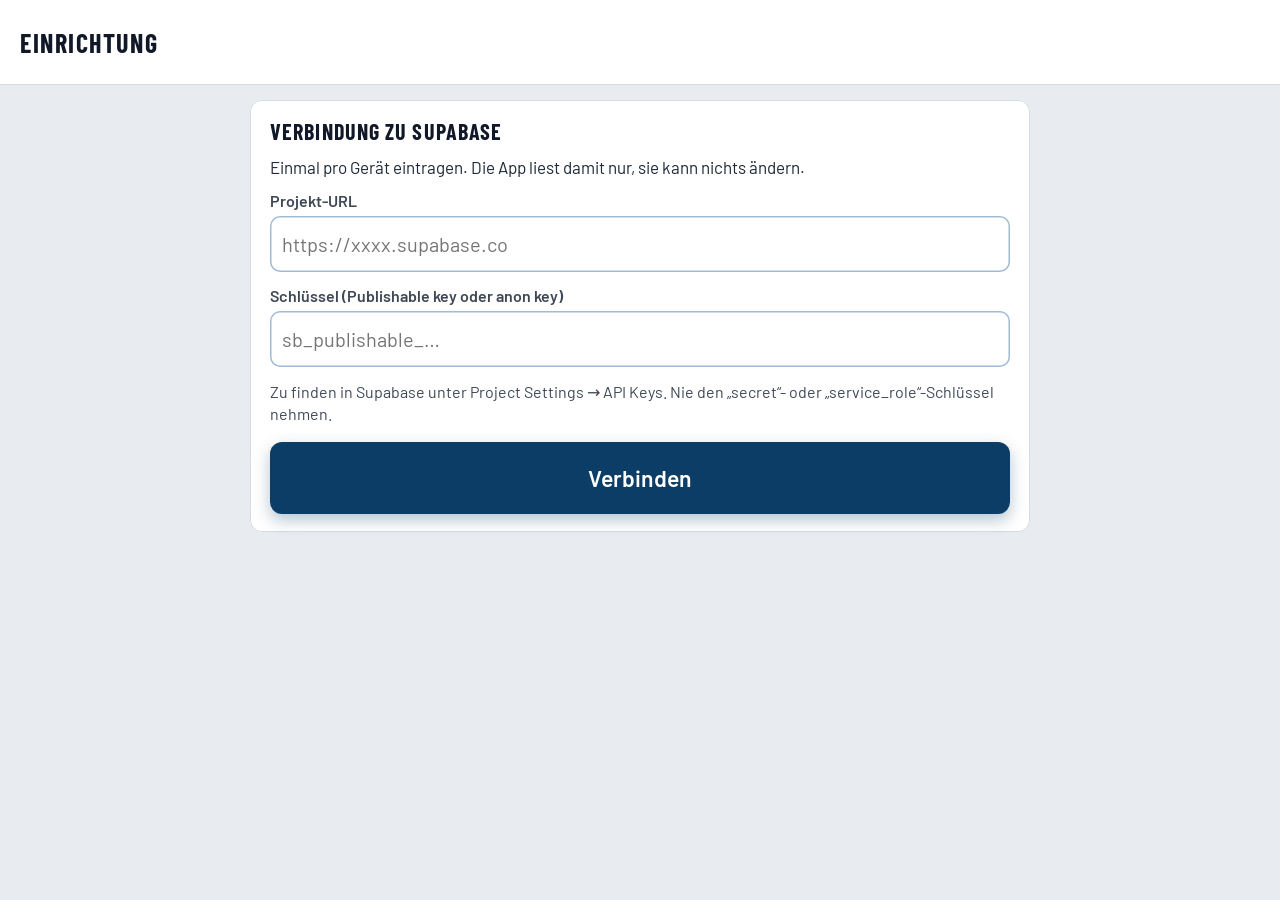
<file: app/index.html>
<!doctype html>
<html lang="de">
<head>
<meta charset="utf-8">
<meta name="viewport" content="width=device-width, initial-scale=1, viewport-fit=cover">
<meta name="theme-color" content="#FFFFFF">
<meta name="color-scheme" content="light">
<title>Temperaturen · Seefisch</title>
<link rel="manifest" href="manifest.webmanifest">
<link rel="icon" href="icons/icon.svg" type="image/svg+xml">
<link rel="apple-touch-icon" href="icons/icon-192.png">
<link rel="stylesheet" href="seefisch.css">
<link rel="stylesheet" href="temperatur.css">
</head>
<body>
<div class="app" id="app"><main class="liste"><div class="leer zustand"><span class="dreher" aria-hidden="true"></span> Lädt …</div></main></div>
<script>
// Notbremse: Lässt sich ein App-Teil nicht laden (z. B. abgebrochene Verbindung beim
// allerersten Start), bliebe sonst „Lädt …“ für immer stehen.
setTimeout(function () {
  if (window.__gestartet) return;
  document.getElementById('app').innerHTML = '<main class="liste"><div class="leer zustand fehler"><strong>Die App konnte nicht starten.</strong> Bitte die Verbindung prüfen und neu laden.<button class="knopf-2" onclick="location.reload()">Neu laden</button></div></main>';
}, 15000);
</script>
<script type="module" src="js/main.js"></script>
<noscript><p style="padding:20px;font-size:18px">Diese App braucht JavaScript.</p></noscript>
</body>
</html>
</file>
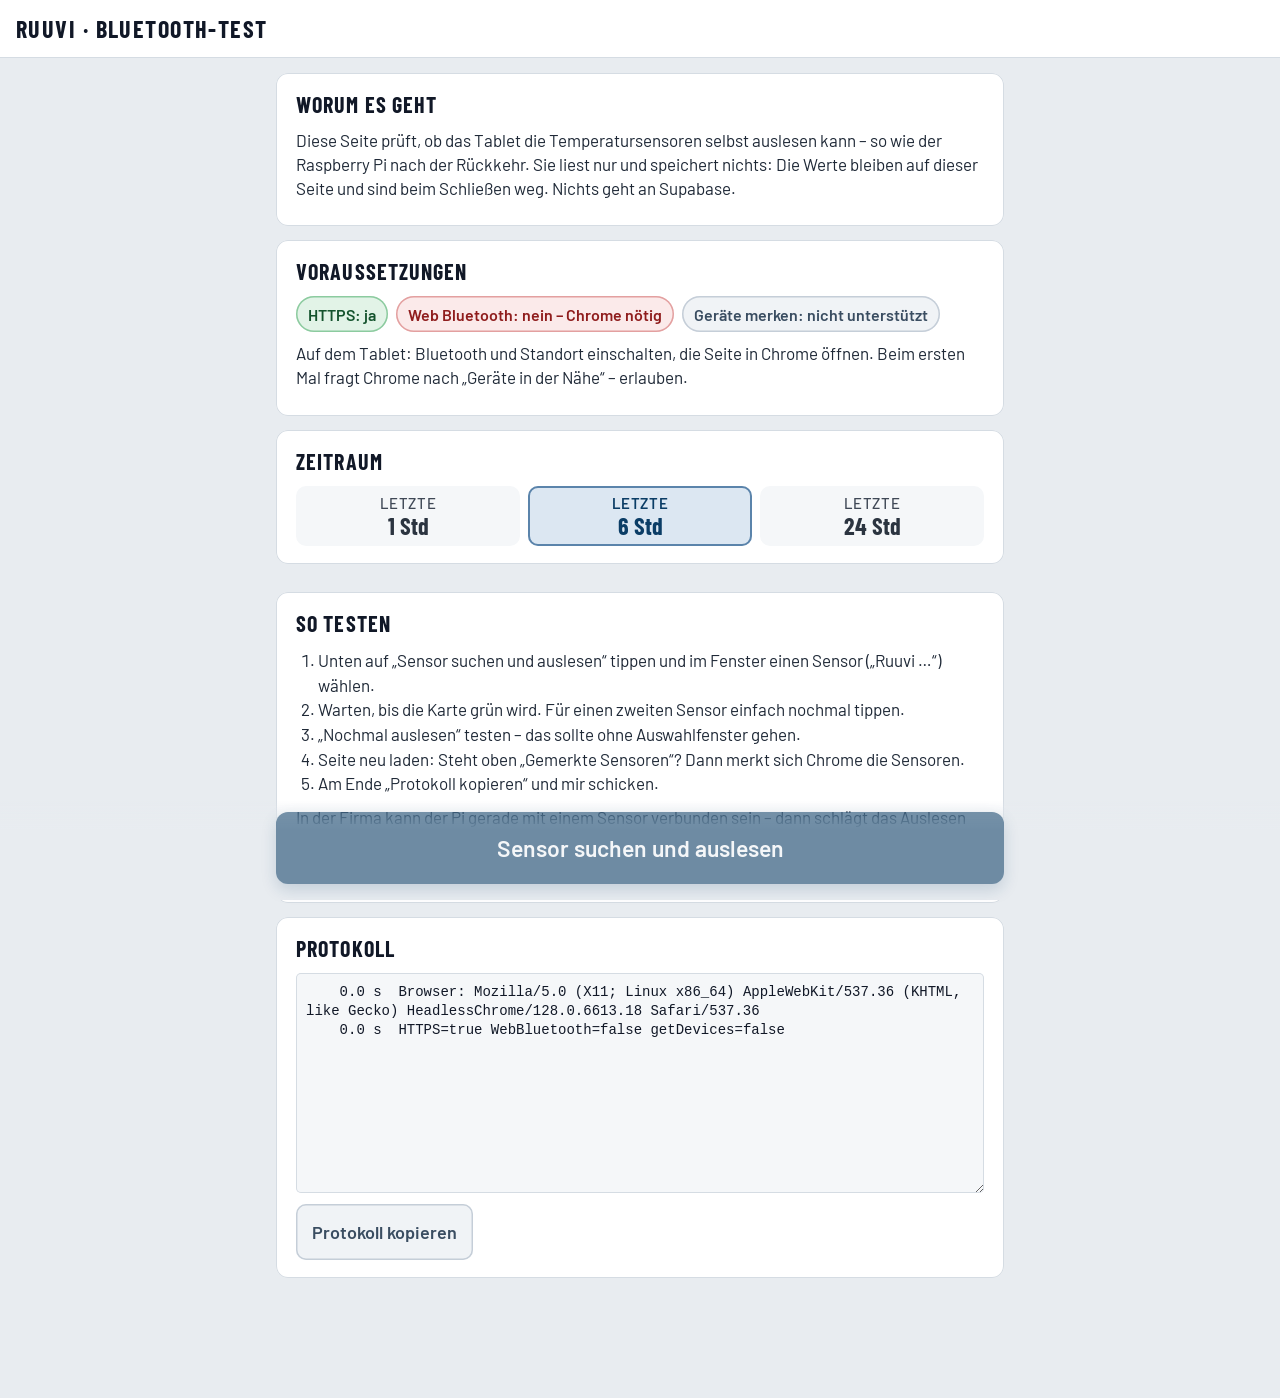
<file: bluetooth-test/index.html>
<!doctype html>
<html lang="de">
<head>
<meta charset="utf-8">
<meta name="viewport" content="width=device-width, initial-scale=1, viewport-fit=cover">
<title>Ruuvi Bluetooth-Test</title>
<style>
/* =========================================================================
   Seefisch-Feinkost · Designsystem für Tablet-Dashboards  (Stand 17.10.2026)
   Entstanden aus der Bestellübersicht (Vorlage F6 v3.1). Gilt für alle weiteren
   Dashboards: Temperaturen, Reinigung, Checklisten …
   Regeln und Begründungen: DESIGNSYSTEM.md
   Referenzgrößen: Hochformat 640 × 1072, Querformat 1072 × 640 (CSS-px, Galaxy Tab A11)
   ========================================================================= */

/* ---------- Schriften (selbst gehostet → offline) ---------- */
@font-face { font-family: "Barlow"; font-weight: 400; src: url("[data-uri]") format("woff2"); font-display: swap; }
@font-face { font-family: "Barlow"; font-weight: 500; src: url("[data-uri]") format("woff2"); font-display: swap; }
@font-face { font-family: "Barlow"; font-weight: 600; src: url("[data-uri]") format("woff2"); font-display: swap; }
@font-face { font-family: "Barlow Condensed"; font-weight: 600; src: url("[data-uri]") format("woff2"); font-display: swap; }
@font-face { font-family: "Barlow Condensed"; font-weight: 700; src: url("[data-uri]") format("woff2"); font-display: swap; }

/* ---------- Farben: jede Farbe hat GENAU EINE Bedeutung ---------- */
:root {
  /* Flächen & Text */
  --hintergrund: #E8ECF0;       /* App-Hintergrund */
  --flaeche: #FFFFFF;           /* Kopfleiste, offene Karten */
  --linie: #D5DCE3;             /* Trennlinie Kopf */
  --text: #111827;              /* Haupttext */
  --text-2: #1F2937;            /* Namen, zweite Zeile */
  --text-3: #3F4856;            /* Nebeninfos, Zähler (≥ 7:1 auch auf Grau) */
  --icon: #3D4652;

  /* BLAU = zu tun / aktive Auswahl / Hauptaktion */
  --blau: #0B3D66;              /* Primärbutton (einziger dunkelblau gefüllter Knopf) */
  --blau-rahmen: #4F79A3;       /* Rahmen offene Karte (3 px) */
  --blau-feld: #E3ECF5;         /* Inhaltsfeld der offenen Karte */
  --blau-feld-text: #111111;    /* Text im Inhaltsfeld: schwarz */
  --blau-aktiv: #DCE7F2;        /* gewählte Kachel */
  --blau-aktiv-rand: #5B84AB;
  --blau-auswahl: #D3E2F0;      /* Auswahlknopf oben links (Fahrzeug …) */
  --blau-auswahl-rand: #9FBBD6;

  /* GRÜN = erledigt / in Ordnung */
  --gruen-flaeche: #E2F3E7; --gruen-rand: #8CCB9F; --gruen-linie: #A9D8B7;
  --gruen-punkt: #1E7A3C; --gruen-text: #14532D; --gruen-inhalt: #163A23; --gruen-name: #1F3A2A;

  /* ROT = storniert / Problem / Fehler */
  --rot-flaeche: #FBEAEA; --rot-rand: #E3A0A0; --rot-linie: #EBBDBD;
  --rot-punkt: #B42323; --rot-text: #8F1D1D; --rot-inhalt: #4C1A1A;

  /* BERNSTEIN = Hinweis („du siehst gerade …“, offline) – nie für Status */
  --hinweis-flaeche: #FFF1CC; --hinweis-rand: #E8C46A; --hinweis-text: #4D3800; --offline: #D97706;
  --kommentar-symbol: #B45309;  /* Symbol vor wichtigen Kommentaren */

  /* Neutral */
  --kachel: #F5F7F9; --kachel-text: #2B3440;
  --sekundaer: #F0F3F6; --sekundaer-text: #3A4D61;
  --aus: #A9B2BC;               /* nicht verfügbar (ausgegraut) */
  --online: #1E7A3C;

  /* Schrift */
  --schrift: "Barlow", system-ui, sans-serif;
  --schrift-schmal: "Barlow Condensed", "Barlow", sans-serif;

  /* Maße */
  --tipp-min: 56px;             /* kleinste Tippfläche */
  --rand: 20px;                 /* Seitenrand hoch (quer 24px) */
  --abstand: 12px;              /* zwischen Karten */
  --radius-karte: 6px; --radius-feld: 5px; --radius-knopf: 10px; --radius-primaer: 12px;
}

* { box-sizing: border-box; }
html, body { margin: 0; }
body { background: var(--hintergrund); color: var(--text); font-family: var(--schrift); }
button { font-family: inherit; border: 0; cursor: pointer; }
svg { display: block; }
.app { display: flex; flex-direction: column; overflow: hidden; background: var(--hintergrund); position: relative; }
.app.quer { --rand: 24px; }
.platzhalter { flex: 1; }

/* ---------- Kopfleiste (klebt oben) ---------- */
.kopf { position: sticky; top: 0; z-index: 20; background: var(--flaeche); box-shadow: 0 1px 0 var(--linie); padding: 14px var(--rand) 0; display: flex; flex-direction: column; gap: 14px; }
.kopf-zeile { display: flex; align-items: center; gap: 12px; }
.auswahl { height: 56px; padding: 0 16px; border-radius: 12px; background: var(--blau-auswahl); color: var(--blau); box-shadow: inset 0 0 0 1.5px var(--blau-auswahl-rand); display: flex; align-items: center; gap: 10px; font-size: 20px; font-weight: 600; }
.icon-knopf { width: var(--tipp-min); height: var(--tipp-min); background: transparent; color: var(--icon); display: flex; align-items: center; justify-content: center; border-radius: var(--radius-knopf); }
.sync-punkt { width: var(--tipp-min); height: var(--tipp-min); background: transparent; display: flex; align-items: center; justify-content: center; }
.sync-punkt::before { content: ""; width: 12px; height: 12px; border-radius: 50%; background: var(--online); }
.sync-text { font-size: 16px; display: flex; align-items: center; gap: 8px; color: #8A4B05; font-weight: 600; }
.sync-text::before { content: ""; width: 10px; height: 10px; border-radius: 50%; background: var(--offline); }

/* ---------- Unterseiten-Kopf ---------- */
.kopf.unter { flex-direction: row; align-items: center; padding: 10px var(--rand); }
.zurueck { height: 56px; padding: 0 16px 0 10px; border-radius: 12px; background: var(--sekundaer); color: var(--sekundaer-text); display: flex; align-items: center; gap: 4px; font-size: 19px; font-weight: 600; }
.seitentitel { flex: 1; margin: 0; font-family: var(--schrift-schmal); font-size: 26px; font-weight: 700; letter-spacing: .06em; text-transform: uppercase; }

/* ---------- Wochenleiste Di–Sa (fest), Wischen wechselt die Woche ---------- */
.wochenleiste { display: flex; align-items: stretch; gap: 6px; padding: 10px 0 14px; }
.tage-fest { flex: 1; display: grid; grid-template-columns: repeat(5, minmax(0, 1fr)); gap: 8px; }
.wisch-pfeil { width: 22px; display: flex; align-items: center; justify-content: center; color: #9AA5B1; }
.wisch-pfeil.aus { color: #D3DAE2; }
.tag { position: relative; height: 92px; border-radius: var(--radius-knopf); background: var(--kachel); color: var(--kachel-text); display: flex; flex-direction: column; align-items: center; justify-content: center; gap: 2px; }
.tag .wt, .tag .anz { font-size: 15px; font-weight: 500; letter-spacing: .04em; color: var(--text-3); }
.tag .anz { font-size: 14px; letter-spacing: 0; }
.tag .nr { font-family: var(--schrift-schmal); font-size: 30px; font-weight: 700; line-height: 1; }
.tag.aktiv { background: var(--blau-aktiv); color: var(--blau); box-shadow: inset 0 0 0 2px var(--blau-aktiv-rand); }
.tag.aktiv .wt, .tag.aktiv .anz { color: var(--blau); font-weight: 600; }
.tag.ist-heute::before { content: "HEUTE"; position: absolute; top: -10px; left: 50%; transform: translateX(-50%); padding: 2px 8px; border-radius: 6px; background: var(--blau); color: #fff; font-size: 12px; font-weight: 700; letter-spacing: .06em; line-height: 1.3; }
.tag.nicht-verfuegbar { background: transparent; box-shadow: inset 0 0 0 1.5px #DDE3E9; color: var(--aus); }
.tag.nicht-verfuegbar .wt, .tag.nicht-verfuegbar .anz, .tag.nicht-verfuegbar .nr { color: var(--aus); }
.tag.woche { width: 82px; flex-shrink: 0; }
.tag.woche .nr { font-size: 26px; }
.app.quer .tag { height: 60px; flex-direction: row; gap: 10px; }
.app.quer .tag .text { display: flex; flex-direction: column; align-items: flex-start; line-height: 1.15; }
.app.quer .tag.woche { width: 118px; }

/* ---------- Hinweisband (Bernstein, fest am Kopf) ---------- */
.hinweisband { display: flex; align-items: center; gap: 12px; margin: 0 calc(-1 * var(--rand)); padding: 0 12px 0 var(--rand); min-height: 60px; background: var(--hinweis-flaeche); border-top: 1px solid var(--hinweis-rand); border-bottom: 2px solid var(--hinweis-rand); color: var(--hinweis-text); font-size: 18px; }
.hinweisband b { font-weight: 600; }
.hinweisband button { height: 48px; padding: 0 16px; border-radius: var(--radius-knopf); background: #fff; color: var(--hinweis-text); font-size: 17px; font-weight: 600; box-shadow: inset 0 0 0 1.5px var(--hinweis-rand); }

/* ---------- Liste & Gruppen ---------- */
.liste { flex: 1; overflow: hidden; padding: 18px var(--rand) 96px; display: flex; flex-direction: column; gap: var(--abstand); }
.raster { display: grid; grid-template-columns: repeat(2, minmax(0, 1fr)); gap: var(--abstand); align-items: start; }
.gruppe { display: flex; align-items: baseline; gap: 10px; flex-wrap: wrap; padding: 2px 2px 0; }
.gruppe + * { }
.gruppe .name { display: flex; align-items: center; gap: 8px; color: var(--blau); }
.gruppe h2 { margin: 0; font-family: var(--schrift-schmal); font-size: 24px; font-weight: 700; letter-spacing: .06em; text-transform: uppercase; color: var(--text); }
.gruppe .zusatz { display: inline-flex; align-items: center; gap: 5px; font-size: 16px; font-weight: 500; color: var(--text-3); }

/* ---------- Karte „offen“ (zu tun): weiß, blauer Rahmen, Inhalt im blauen Feld ---------- */
.karte { border-radius: var(--radius-karte); display: flex; flex-direction: column; }
.karte.offen { background: var(--flaeche); border: 3px solid var(--blau-rahmen); box-shadow: 0 6px 16px rgba(11,61,102,.12); }
.karte .inhalt { margin: 10px 10px 0; padding: 14px 16px; border-radius: var(--radius-feld); background: var(--blau-feld); color: var(--blau-feld-text); font-family: var(--schrift-schmal); font-weight: 600; font-size: 30px; line-height: 1.15; white-space: pre-line; }
.karte .unten { display: flex; align-items: center; gap: 12px; padding: 8px 10px 10px 20px; }
.karte .wer { flex: 1; display: flex; flex-direction: column; gap: 2px; min-width: 0; }
.karte .name { font-size: 20px; color: var(--text-2); display: inline-flex; align-items: center; gap: 10px; }
.karte .wichtig { display: flex; align-items: center; gap: 6px; font-size: 17px; font-weight: 600; color: var(--text); }
.karte .wichtig svg { color: var(--kommentar-symbol); }
.karte .nebeninfo { font-size: 16px; color: var(--text-3); }
.symbol-chip { display: inline-flex; align-items: center; justify-content: center; width: 30px; height: 30px; border-radius: 50%; background: var(--sekundaer); color: var(--text-3); }
.app.quer .karte .inhalt { font-size: 27px; padding: 12px 14px; }

/* ---------- Karte „erledigt“ / „storniert“: kompakt, ganz eingefärbt ---------- */
.karte.erledigt { background: var(--gruen-flaeche); border: 2px solid var(--gruen-rand); }
.karte.storniert { background: var(--rot-flaeche); border: 2px solid var(--rot-rand); }
.karte.erledigt .kopfteil, .karte.storniert .kopfteil { padding: 12px 18px 10px; display: flex; flex-direction: column; gap: 2px; }
.karte.erledigt .titel, .karte.storniert .titel { font-family: var(--schrift-schmal); font-weight: 600; font-size: 26px; line-height: 1.1; white-space: pre-line; }
.karte.erledigt .titel { color: var(--gruen-inhalt); }
.karte.storniert .titel { color: var(--rot-inhalt); text-decoration: line-through; }
.karte.erledigt .klein { font-size: 18px; color: var(--gruen-name); }
.karte.storniert .klein { font-size: 18px; color: var(--rot-inhalt); }
.status-zeile { padding: 4px 8px 4px 16px; display: flex; align-items: center; gap: 10px; border-top: 1px solid; }
.karte.erledigt .status-zeile { border-color: var(--gruen-linie); color: var(--gruen-text); }
.karte.storniert .status-zeile { border-color: var(--rot-linie); color: var(--rot-text); }
.status-punkt { width: 28px; height: 28px; border-radius: 50%; color: #fff; display: flex; align-items: center; justify-content: center; flex-shrink: 0; }
.karte.erledigt .status-punkt { background: var(--gruen-punkt); }
.karte.storniert .status-punkt { background: var(--rot-punkt); }
.status-text { flex: 1; font-size: 18px; font-weight: 600; }
.text-knopf { height: var(--tipp-min); padding: 0 14px; background: transparent; color: inherit; font-size: 17px; font-weight: 500; }

/* ---------- Aktion auf der Karte: dezent, zwei Tipps ---------- */
.aktion { width: 92px; height: 72px; border-radius: 14px; background: var(--sekundaer); color: var(--sekundaer-text); display: flex; flex-direction: column; align-items: center; justify-content: center; gap: 2px; font-size: 14px; font-weight: 600; flex-shrink: 0; }
.aktion.scharf { background: var(--gruen-flaeche); color: var(--gruen-text); box-shadow: inset 0 0 0 2px var(--gruen-rand); }

/* ---------- Erledigtes eingeklappt / leer ---------- */
.eingeklappt { height: 60px; width: 100%; border-radius: var(--radius-karte); background: rgba(255,255,255,.55); box-shadow: inset 0 0 0 1.5px #C5CED8; display: flex; align-items: center; gap: 14px; padding: 0 18px; font-size: 18px; color: var(--text-2); }
.eingeklappt .punkt { width: 12px; height: 12px; border-radius: 50%; }
.eingeklappt .gruen { background: var(--gruen-punkt); }
.eingeklappt .rot { background: var(--rot-punkt); }
.eingeklappt .mehr { font-weight: 600; color: var(--blau); }
.leer { padding: 18px 20px; border-radius: var(--radius-karte); background: rgba(255,255,255,.55); color: var(--text-3); font-size: 18px; box-shadow: inset 0 0 0 1.5px #D3DAE2; }

/* ---------- Hauptaktion ---------- */
.fuss-leiste { position: absolute; left: 0; right: 0; bottom: 0; padding: 0 var(--rand) 20px; }
.primaer { width: 100%; height: 72px; border-radius: var(--radius-primaer); background: var(--blau); color: #fff; display: flex; align-items: center; justify-content: center; gap: 12px; font-size: 23px; font-weight: 600; box-shadow: 0 6px 16px rgba(11,61,102,.3); }
.app.quer .fuss-leiste { left: auto; padding: 0 24px 18px; }
.app.quer .primaer { width: 420px; height: 64px; font-size: 22px; }

/* ---------- Einstellungen ---------- */
.abschnitt { background: var(--flaeche); border-radius: 12px; padding: 18px 20px; box-shadow: inset 0 0 0 1px var(--linie); }
.abschnitt h2 { margin: 0 0 12px; font-family: var(--schrift-schmal); font-size: 22px; letter-spacing: .05em; text-transform: uppercase; }
.schalter-zeile { display: flex; align-items: center; gap: 16px; padding: 10px 0; }
.schalter-text { flex: 1; display: flex; flex-direction: column; gap: 4px; }
.schalter-text strong { font-size: 19px; font-weight: 600; }
.schalter-text span { font-size: 16px; color: var(--text-3); }
.kipp { width: 76px; height: 44px; border-radius: 22px; background: #C7CFD8; position: relative; flex-shrink: 0; }
.kipp::after { content: ""; position: absolute; top: 4px; left: 4px; width: 36px; height: 36px; border-radius: 50%; background: #fff; box-shadow: 0 1px 3px rgba(0,0,0,.25); }
.kipp.an { background: var(--blau-rahmen); }
.kipp.an::after { left: 36px; }

</style>
<style>
/* Machbarkeitstest: liest RuuviTags per Web Bluetooth aus (nur lesen, nur im Speicher dieser Seite).
   Protokoll wie ruuvitag-sensor auf dem Pi: Nordic UART Service, Befehl 3A 3A 11 + Ende + Start. */
:root { --ok-rand: var(--gruen-rand); color-scheme: light; }
html, body { background: var(--hintergrund); }
.seite { max-width: 760px; margin: 0 auto; padding: 16px max(16px, env(safe-area-inset-right, 0px)) 120px max(16px, env(safe-area-inset-left, 0px)); display: flex; flex-direction: column; gap: 14px; }
.kopf.test { position: sticky; top: env(safe-area-inset-top, 0px); padding: 14px 16px; flex-direction: row; align-items: center; }
.kopf.test .seitentitel { font-size: 24px; }
.abschnitt p { margin: 0 0 8px; font-size: 17px; line-height: 1.4; color: var(--text-2); }
.abschnitt ol { margin: 0; padding-left: 22px; font-size: 17px; line-height: 1.45; color: var(--text-2); }
.chips { display: flex; flex-wrap: wrap; gap: 8px; }
.chip { display: inline-flex; align-items: center; min-height: 36px; padding: 4px 12px; border-radius: 18px; font-size: 16px; font-weight: 600; }
.chip.ja { background: var(--gruen-flaeche); color: var(--gruen-text); box-shadow: inset 0 0 0 1.5px var(--gruen-rand); }
.chip.nein { background: var(--rot-flaeche); color: var(--rot-text); box-shadow: inset 0 0 0 1.5px var(--rot-rand); }
.chip.offen { background: var(--sekundaer); color: var(--sekundaer-text); box-shadow: inset 0 0 0 1.5px #C5CED8; }
.zeitwahl { display: grid; grid-template-columns: repeat(3, minmax(0, 1fr)); gap: 8px; }
.zeitwahl .tag { height: 60px; font: inherit; }
.zeitwahl .tag .nr { font-size: 24px; }
.knopf-2 { min-height: var(--tipp-min); padding: 0 16px; border-radius: var(--radius-knopf); background: var(--sekundaer); color: var(--sekundaer-text); font-size: 18px; font-weight: 600; box-shadow: inset 0 0 0 1.5px #C5CED8; }
.knopf-2:disabled { opacity: .5; }
.knopf-reihe { display: flex; flex-wrap: wrap; gap: 8px; }
.ergebnis { border-radius: var(--radius-karte); border: 2px solid; display: flex; flex-direction: column; }
.ergebnis.laeuft { background: var(--flaeche); border: 3px solid var(--blau-rahmen); }
.ergebnis.fertig { background: var(--gruen-flaeche); border-color: var(--gruen-rand); }
.ergebnis.fehler { background: var(--rot-flaeche); border-color: var(--rot-rand); }
.ergebnis .oben { padding: 12px 16px; display: flex; flex-direction: column; gap: 4px; }
.ergebnis .name { font-size: 20px; color: var(--text-2); overflow-wrap: anywhere; }
.ergebnis .wert { font-family: var(--schrift-schmal); font-weight: 700; font-size: 40px; line-height: 1.05; font-variant-numeric: tabular-nums; }
.ergebnis .status { padding: 8px 16px; border-top: 1px solid var(--linie); font-size: 18px; font-weight: 600; }
.ergebnis.fertig .status { border-color: var(--gruen-linie); color: var(--gruen-text); }
.ergebnis.fehler .status { border-color: var(--rot-linie); color: var(--rot-text); }
.ergebnis.laeuft .status { color: var(--blau); }
.zahlen { display: grid; grid-template-columns: repeat(3, minmax(0, 1fr)); gap: 6px 12px; padding: 4px 16px 12px; }
.zahlen div { display: flex; flex-direction: column; min-width: 0; }
.zahlen .k { font-size: 16px; color: var(--text-3); }
.zahlen .v { font-size: 19px; font-weight: 600; font-variant-numeric: tabular-nums; }
.ergebnis svg { width: 100%; height: 90px; display: block; }
.ergebnis .aktionen { display: flex; gap: 8px; padding: 0 16px 12px; flex-wrap: wrap; }
.protokoll { width: 100%; min-height: 220px; font-family: ui-monospace, Menlo, monospace; font-size: 14px; line-height: 1.35; border: 0; border-radius: var(--radius-feld); box-shadow: inset 0 0 0 1px var(--linie); padding: 10px; background: var(--kachel); color: var(--text); resize: vertical; }
.fuss-leiste.test { position: fixed; left: 0; right: 0; bottom: 0; padding: 12px max(16px, env(safe-area-inset-right, 0px)) calc(16px + env(safe-area-inset-bottom, 0px)) max(16px, env(safe-area-inset-left, 0px)); background: linear-gradient(transparent, var(--hintergrund) 30%); }
.fuss-leiste.test .primaer { max-width: 728px; margin: 0 auto; }
.fuss-leiste.test .primaer:disabled { opacity: .55; }
.klein { font-size: 16px; color: var(--text-3); }
</style>
</head>
<body>
<header class="kopf test"><h1 class="seitentitel">Ruuvi · Bluetooth-Test</h1></header>
<main class="seite">

  <section class="abschnitt">
    <h2>Worum es geht</h2>
    <p>Diese Seite prüft, ob das Tablet die Temperatursensoren selbst auslesen kann – so wie der Raspberry Pi nach der Rückkehr. Sie liest nur und speichert nichts: Die Werte bleiben auf dieser Seite und sind beim Schließen weg. Nichts geht an Supabase.</p>
  </section>

  <section class="abschnitt">
    <h2>Voraussetzungen</h2>
    <div class="chips" id="pruefung"></div>
    <p class="klein" style="margin-top:10px">Auf dem Tablet: Bluetooth und Standort einschalten, die Seite in Chrome öffnen. Beim ersten Mal fragt Chrome nach „Geräte in der Nähe“ – erlauben.</p>
  </section>

  <section class="abschnitt">
    <h2>Zeitraum</h2>
    <div class="zeitwahl" id="zeitwahl">
      <button class="tag" data-std="1"><span class="wt">LETZTE</span><span class="nr">1 Std</span></button>
      <button class="tag aktiv" data-std="6"><span class="wt">LETZTE</span><span class="nr">6 Std</span></button>
      <button class="tag" data-std="24"><span class="wt">LETZTE</span><span class="nr">24 Std</span></button>
    </div>
  </section>

  <div id="ergebnisse" style="display:flex;flex-direction:column;gap:12px"></div>

  <section class="abschnitt" id="bekannt-abschnitt" hidden>
    <h2>Gemerkte Sensoren</h2>
    <p>Chrome hat sich Sensoren aus einem früheren Test gemerkt. Damit kann die App später ohne Auswahlfenster auslesen.</p>
    <div class="knopf-reihe" id="bekannt"></div>
  </section>

  <section class="abschnitt">
    <h2>So testen</h2>
    <ol>
      <li>Unten auf „Sensor suchen und auslesen“ tippen und im Fenster einen Sensor („Ruuvi …“) wählen.</li>
      <li>Warten, bis die Karte grün wird. Für einen zweiten Sensor einfach nochmal tippen.</li>
      <li>„Nochmal auslesen“ testen – das sollte ohne Auswahlfenster gehen.</li>
      <li>Seite neu laden: Steht oben „Gemerkte Sensoren“? Dann merkt sich Chrome die Sensoren.</li>
      <li>Am Ende „Protokoll kopieren“ und mir schicken.</li>
    </ol>
    <p class="klein" style="margin-top:10px">In der Firma kann der Pi gerade mit einem Sensor verbunden sein – dann schlägt das Auslesen fehl. Einfach nach einer Minute nochmal versuchen. Dem Pi schadet der Test nicht: Er holt fehlende Werte selbst nach.</p>
  </section>

  <section class="abschnitt">
    <h2>Protokoll</h2>
    <textarea class="protokoll" id="protokoll" readonly aria-label="Protokoll"></textarea>
    <div class="knopf-reihe" style="margin-top:8px"><button class="knopf-2" id="kopieren">Protokoll kopieren</button><span class="klein" id="kopiert" style="align-self:center"></span></div>
  </section>
</main>
<div class="fuss-leiste test"><button class="primaer" id="suchen">Sensor suchen und auslesen</button></div>

<script>
"use strict";
const NUS = "6e400001-b5a3-f393-e0a9-e50e24dcca9e";
const NUS_RX = "6e400002-b5a3-f393-e0a9-e50e24dcca9e";   // schreiben (Befehl)
const NUS_TX = "6e400003-b5a3-f393-e0a9-e50e24dcca9e";   // Benachrichtigungen (Werte)
const VERBINDEN_MAX_MS = 60000, STILLE_MAX_MS = 10000, GESAMT_MAX_MS = 110000; // Firmware-Watchdog ~120 s

const sensoren = [];          // { id, name, device, zustand, werte[], zeiten{}, fehler, andere }
let stunden = 6, beschaeftigt = false;
const log = [];
const t0 = performance.now();

const $ = (id) => document.getElementById(id);
const p2 = (n) => String(n).padStart(2, "0");
const uhr = (d) => p2(d.getHours()) + ":" + p2(d.getMinutes());
const grad = (v) => (v < 0 ? "−" : "") + Math.abs(v).toFixed(2).replace(".", ",") + " °C";
const sek = (ms) => (ms / 1000).toFixed(1).replace(".", ",") + " s";
const hex = (dv) => Array.from(new Uint8Array(dv.buffer, dv.byteOffset, dv.byteLength)).map((b) => p2(b.toString(16))).join(" ");

function schreib(text) {
  const z = ((performance.now() - t0) / 1000).toFixed(1).padStart(7, " ") + " s  " + text;
  log.push(z); console.log(z);
  const ta = $("protokoll"); ta.value = log.join("\n"); ta.scrollTop = ta.scrollHeight;
}

/* ---------- Voraussetzungen ---------- */
async function pruefen() {
  const chips = [];
  const chip = (ok, text) => chips.push('<span class="chip ' + (ok === null ? "offen" : ok ? "ja" : "nein") + '">' + text + "</span>");
  chip(window.isSecureContext, window.isSecureContext ? "HTTPS: ja" : "HTTPS: nein – Seite muss über https:// laufen");
  const bt = !!(navigator.bluetooth && navigator.bluetooth.requestDevice);
  chip(bt, bt ? "Web Bluetooth: ja" : "Web Bluetooth: nein – Chrome nötig");
  if (bt && navigator.bluetooth.getAvailability) {
    try { const a = await navigator.bluetooth.getAvailability(); chip(a, a ? "Bluetooth: an" : "Bluetooth: aus"); } catch (e) { chip(null, "Bluetooth: unbekannt"); }
  }
  const merken = !!(navigator.bluetooth && navigator.bluetooth.getDevices);
  chip(merken ? true : null, merken ? "Geräte merken: unterstützt" : "Geräte merken: nicht unterstützt");
  $("pruefung").innerHTML = chips.join("");
  schreib("Browser: " + navigator.userAgent);
  schreib("HTTPS=" + window.isSecureContext + " WebBluetooth=" + bt + " getDevices=" + merken);
  if (!bt) $("suchen").disabled = true;
  if (merken) {
    try {
      const geraete = await navigator.bluetooth.getDevices();
      schreib("Gemerkte Geräte: " + geraete.length + (geraete.length ? " (" + geraete.map((g) => g.name || g.id).join(", ") + ")" : ""));
      if (geraete.length) {
        $("bekannt-abschnitt").hidden = false;
        $("bekannt").innerHTML = geraete.map((g, i) => '<button class="knopf-2" data-bekannt="' + i + '">' + (g.name || "Sensor") + " auslesen</button>").join("");
        $("bekannt").onclick = (e) => {
          const b = e.target.closest("[data-bekannt]"); if (!b) return;
          const g = geraete[+b.dataset.bekannt];
          auslesen(merke(g));
        };
      }
    } catch (e) { schreib("getDevices Fehler: " + e.message); }
  }
}

/* ---------- Sensor wählen und auslesen ---------- */
function merke(device) {
  let s = sensoren.find((x) => x.id === device.id);
  if (!s) { s = { id: device.id, name: device.name || "Ruuvi (ohne Namen)", device, werte: [], zeiten: {}, zustand: "neu" }; sensoren.push(s); }
  return s;
}
async function suchen() {
  if (beschaeftigt) return;
  try {
    schreib("Auswahlfenster öffnen …");
    const device = await navigator.bluetooth.requestDevice({ filters: [{ namePrefix: "Ruuvi" }], optionalServices: [NUS] });
    schreib("Gewählt: " + device.name + " (id " + device.id + ")");
    await auslesen(merke(device));
  } catch (e) {
    schreib("Auswahl abgebrochen oder Fehler: " + e.name + " – " + e.message);
  }
}

function mitFrist(promise, ms, was) {
  return Promise.race([promise, new Promise((_, nein) => setTimeout(() => nein(new Error(was + " dauerte länger als " + ms / 1000 + " s")), ms))]);
}

async function auslesen(s) {
  if (beschaeftigt) return;
  beschaeftigt = true; $("suchen").disabled = true;
  s.zustand = "verbinde"; s.fehler = null; s.werte = []; s.andere = 0; s.zeiten = {}; s.roh = [];
  zeichne();
  const start = performance.now();
  const bis = Math.floor(Date.now() / 1000), von = bis - stunden * 3600;
  let server = null, tx = null, handler = null;
  try {
    schreib(s.name + ": verbinde …");
    s.device.addEventListener("gattserverdisconnected", () => schreib(s.name + ": Verbindung getrennt"), { once: true });
    server = await mitFrist(s.device.gatt.connect(), VERBINDEN_MAX_MS, "Verbinden");
    s.zeiten.verbinden = performance.now() - start;
    schreib(s.name + ": verbunden nach " + sek(s.zeiten.verbinden));
    const dienst = await mitFrist(server.getPrimaryService(NUS), 15000, "Dienst suchen");
    tx = await dienst.getCharacteristic(NUS_TX);
    const rx = await dienst.getCharacteristic(NUS_RX);
    s.zustand = "lade"; zeichne();

    const ladeStart = performance.now();
    await new Promise(async (fertig, fehler) => {
      let stille = setTimeout(() => fertig("Stille"), STILLE_MAX_MS);
      const gesamt = setTimeout(() => fertig("Gesamtfrist"), GESAMT_MAX_MS);
      const ende = (grund) => { clearTimeout(stille); clearTimeout(gesamt); schreib(s.name + ": Ende (" + grund + ")"); fertig(grund); };
      handler = (ev) => {
        clearTimeout(stille); stille = setTimeout(() => ende("10 s keine Daten"), STILLE_MAX_MS);
        const dv = ev.target.value;
        if (s.roh.length < 4) { s.roh.push(hex(dv)); schreib(s.name + ": Paket " + hex(dv)); }
        // Mehrere 11-Byte-Datensätze pro Paket sind möglich → in Stücke teilen
        for (let o = 0; o + 3 <= dv.byteLength; o += 11) {
          const len = Math.min(11, dv.byteLength - o);
          const b = (i) => dv.getUint8(o + i);
          if (b(0) === 0x05) continue;                                   // Heartbeat ignorieren
          let alleFF = len >= 4; for (let i = 3; i < len; i++) if (b(i) !== 0xFF) alleFF = false;
          if (alleFF) { ende("Ende-Markierung"); return; }
          if (len >= 11 && b(2) === 0xF0) { s.fehler = "Sensor meldet Fehler beim Lesen des Speichers"; ende("Fehlerpaket"); return; }
          if (len === 11 && b(0) === 0x3A && b(1) === 0x30) {
            const ts = dv.getUint32(o + 3, false);
            const roh = dv.getInt32(o + 7, false);                       // vorzeichenbehaftet → negative Werte richtig
            s.werte.push({ t: new Date(ts * 1000), v: roh / 100 });
          } else if (len === 11 && b(0) === 0x3A) s.andere++;            // Feuchte/Luftdruck: hier egal
        }
        if (s.werte.length % 24 === 0) zeichne();
      };
      try {
        await tx.startNotifications();
        tx.addEventListener("characteristicvaluechanged", handler);
        const cmd = new Uint8Array(11);
        cmd.set([0x3A, 0x3A, 0x11]);
        new DataView(cmd.buffer).setUint32(3, bis, false);
        new DataView(cmd.buffer).setUint32(7, von, false);
        schreib(s.name + ": Befehl " + Array.from(cmd).map((x) => p2(x.toString(16))).join(" ") + " (ab " + new Date(von * 1000).toLocaleString("de-DE") + ")");
        if (rx.writeValueWithResponse) await rx.writeValueWithResponse(cmd); else await rx.writeValue(cmd);
      } catch (e) { clearTimeout(stille); clearTimeout(gesamt); fehler(e); }
    });
    s.zeiten.laden = performance.now() - ladeStart;
    // aufräumen: doppelte Zeitstempel raus, sortieren
    const map = new Map(); s.werte.forEach((w) => map.set(w.t.getTime(), w));
    s.werte = [...map.values()].sort((a, b) => a.t - b.t);
    s.zeiten.gesamt = performance.now() - start;
    s.zustand = s.fehler ? "fehler" : (s.werte.length ? "fertig" : "fehler");
    if (!s.werte.length && !s.fehler) s.fehler = "Verbunden, aber keine Werte erhalten";
    schreib(s.name + ": " + s.werte.length + " Temperaturwerte (" + s.andere + " andere Pakete) in " + sek(s.zeiten.laden) + ", gesamt " + sek(s.zeiten.gesamt));
  } catch (e) {
    s.zustand = "fehler"; s.fehler = e.message || String(e);
    schreib(s.name + ": FEHLER " + (e.name || "") + " – " + s.fehler);
  } finally {
    try { if (tx && handler) { tx.removeEventListener("characteristicvaluechanged", handler); await tx.stopNotifications(); } } catch (e) {}
    try { if (s.device.gatt.connected) s.device.gatt.disconnect(); } catch (e) {}
    beschaeftigt = false; $("suchen").disabled = false;
    zeichne();
  }
}

/* ---------- Anzeige ---------- */
function kurve(werte, von, bis) {
  if (werte.length < 2) return "";
  const W = 600, H = 90;
  const lo = Math.min(...werte.map((w) => w.v)) - 0.3, hi = Math.max(...werte.map((w) => w.v)) + 0.3;
  const x = (t) => 6 + (t - von) / (bis - von) * (W - 12), y = (v) => H - 6 - (v - lo) / (hi - lo) * (H - 12);
  let d = "", vor = null;
  werte.forEach((w) => { d += (!vor || w.t - vor.t > 10 * 60000 ? "M" : "L") + x(w.t).toFixed(1) + " " + y(w.v).toFixed(1); vor = w; });
  return '<svg viewBox="0 0 ' + W + " " + H + '" preserveAspectRatio="none" aria-hidden="true"><path d="' + d + '" fill="none" stroke="var(--blau-rahmen)" stroke-width="2.5" vector-effect="non-scaling-stroke"/></svg>';
}
function zeichne() {
  $("ergebnisse").innerHTML = sensoren.slice().reverse().map((s) => {
    const kl = s.zustand === "fertig" ? "fertig" : s.zustand === "fehler" ? "fehler" : "laeuft";
    const letzter = s.werte[s.werte.length - 1];
    const bis = new Date(), von = new Date(bis - stunden * 3600000);
    const erwartet = Math.round(stunden * 12);
    const imFenster = s.werte.filter((w) => w.t >= von).length;
    const status = s.zustand === "verbinde" ? "Verbinde …" : s.zustand === "lade" ? "Lade Werte … " + s.werte.length :
      s.zustand === "fertig" ? "Fertig · " + s.werte.length + " Werte in " + sek(s.zeiten.gesamt || 0) : s.zustand === "fehler" ? "Fehler · " + (s.fehler || "unbekannt") : "";
    let zahlen = "";
    if (s.werte.length) {
      const vs = s.werte.map((w) => w.v);
      zahlen = '<div class="zahlen">' +
        "<div><span class=k>Verbinden</span><span class=v>" + (s.zeiten.verbinden ? sek(s.zeiten.verbinden) : "–") + "</span></div>" +
        "<div><span class=k>Laden</span><span class=v>" + (s.zeiten.laden ? sek(s.zeiten.laden) : "–") + "</span></div>" +
        "<div><span class=k>Abdeckung</span><span class=v>" + imFenster + " / " + erwartet + "</span></div>" +
        "<div><span class=k>Tiefst</span><span class=v>" + grad(Math.min(...vs)) + "</span></div>" +
        "<div><span class=k>Höchst</span><span class=v>" + grad(Math.max(...vs)) + "</span></div>" +
        "<div><span class=k>Ältester</span><span class=v>" + uhr(s.werte[0].t) + "</span></div></div>" + kurve(s.werte, von, bis);
    }
    return '<article class="ergebnis ' + kl + '"><div class="oben"><span class="name">' + s.name + "</span>" +
      (letzter ? '<span class="wert">' + grad(letzter.v) + '</span><span class="klein">letzter Wert im Speicher: ' + letzter.t.toLocaleString("de-DE") + "</span>" : "") +
      "</div>" + zahlen +
      (s.zustand === "fertig" || s.zustand === "fehler" ? '<div class="aktionen"><button class="knopf-2" data-nochmal="' + s.id + '">Nochmal auslesen</button></div>' : "") +
      '<div class="status">' + status + "</div></article>";
  }).join("");
}

$("suchen").addEventListener("click", suchen);
$("ergebnisse").addEventListener("click", (e) => {
  const b = e.target.closest("[data-nochmal]"); if (!b) return;
  const s = sensoren.find((x) => x.id === b.dataset.nochmal); if (s) auslesen(s);
});
$("zeitwahl").addEventListener("click", (e) => {
  const b = e.target.closest("[data-std]"); if (!b) return;
  stunden = +b.dataset.std;
  document.querySelectorAll("#zeitwahl .tag").forEach((t) => t.classList.toggle("aktiv", t === b));
  schreib("Zeitraum: letzte " + stunden + " Std");
});
$("kopieren").addEventListener("click", async () => {
  const text = log.join("\n");
  try { await navigator.clipboard.writeText(text); $("kopiert").textContent = "Kopiert."; }
  catch (e) { const ta = $("protokoll"); ta.focus(); ta.select(); $("kopiert").textContent = "Text ist markiert – jetzt kopieren."; }
});
pruefen();
</script>
</body>
</html>
</file>
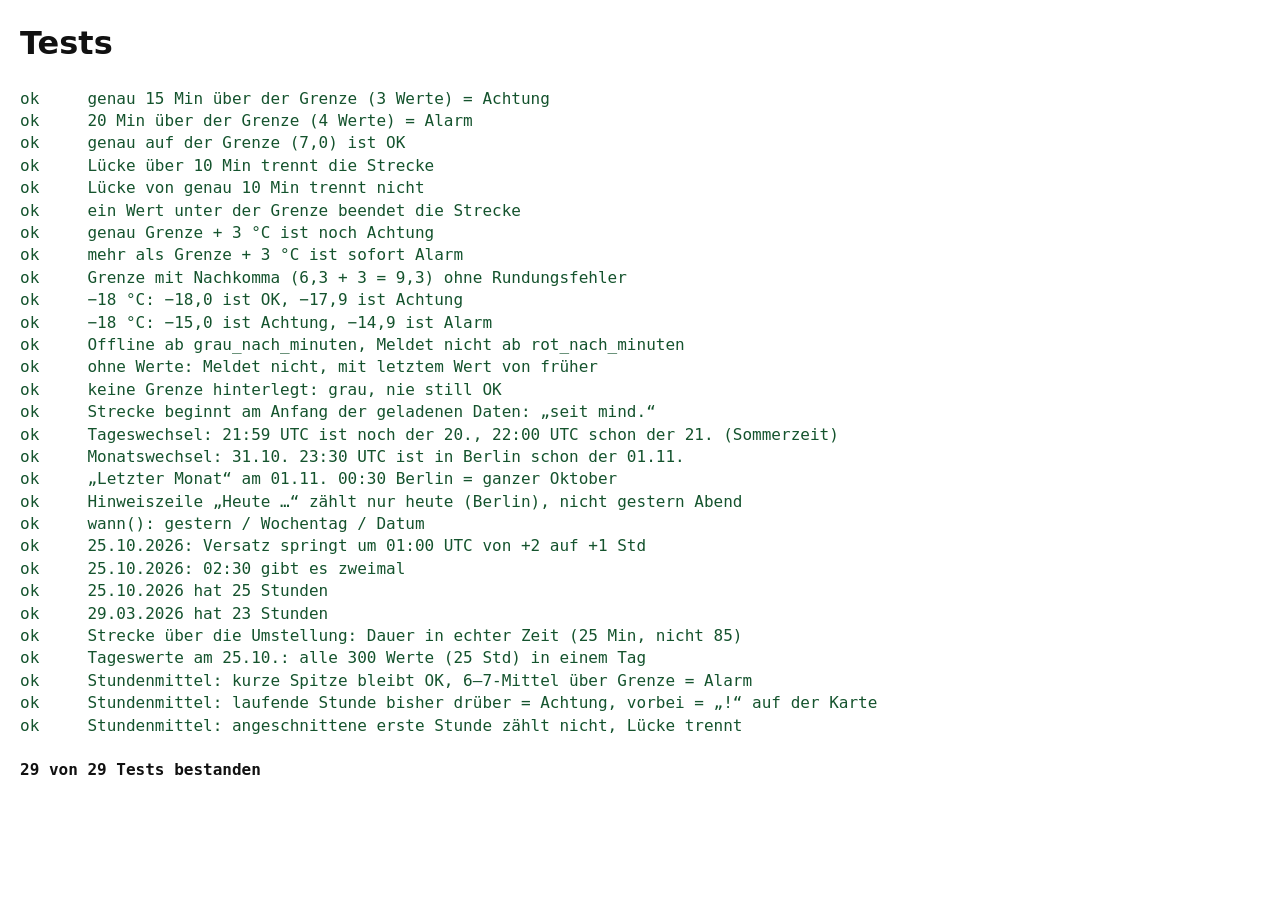
<file: tests/index.html>
<!doctype html>
<html lang="de">
<head><meta charset="utf-8"><title>Tests · Temperaturen</title>
<style>body{font:16px/1.4 system-ui,sans-serif;margin:20px;background:#fff;color:#111}.ok{color:#14532D}.fehler{color:#8F1D1D;font-weight:600}pre{white-space:pre-wrap}</style></head>
<body>
<h1>Tests</h1>
<pre id="aus">läuft …</pre>
<script type="module">
// Browser-Läufer für tests/status.test.mjs (falls kein Node installiert ist).
// Projektordner per lokalem Server ausliefern und tests/index.html öffnen.
import { ergebnisse, fehler } from './status.test.mjs';
const aus = document.getElementById('aus');
aus.innerHTML = ergebnisse.map((e) => '<span class="' + (e.ok ? 'ok">ok     ' : 'fehler">FEHLER ') + e.name + (e.ok ? '' : '\n       ' + e.fehler) + '</span>').join('\n') +
  '\n\n<b id="summe">' + (ergebnisse.length - fehler.length) + ' von ' + ergebnisse.length + ' Tests bestanden</b>';
document.title = (fehler.length ? 'FEHLER' : 'OK') + ' · Tests';
</script>
</body>
</html>
</file>
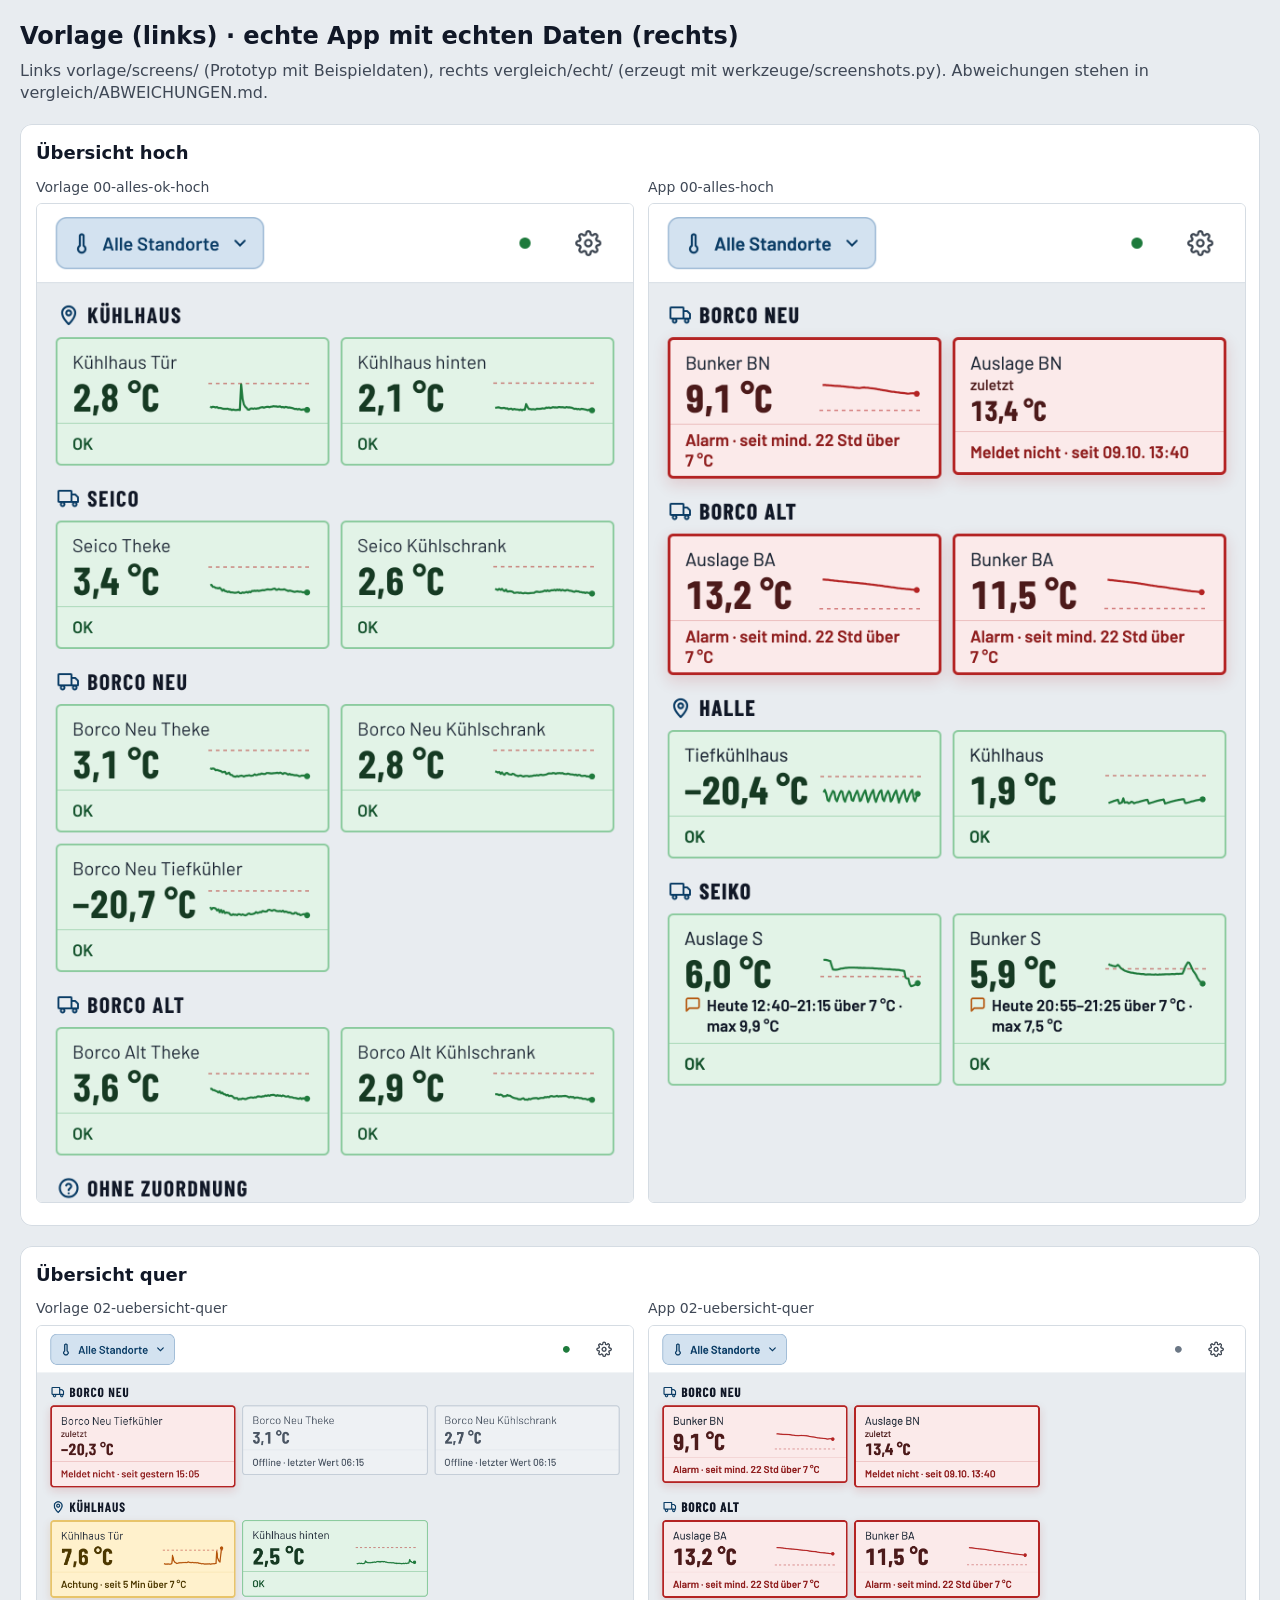
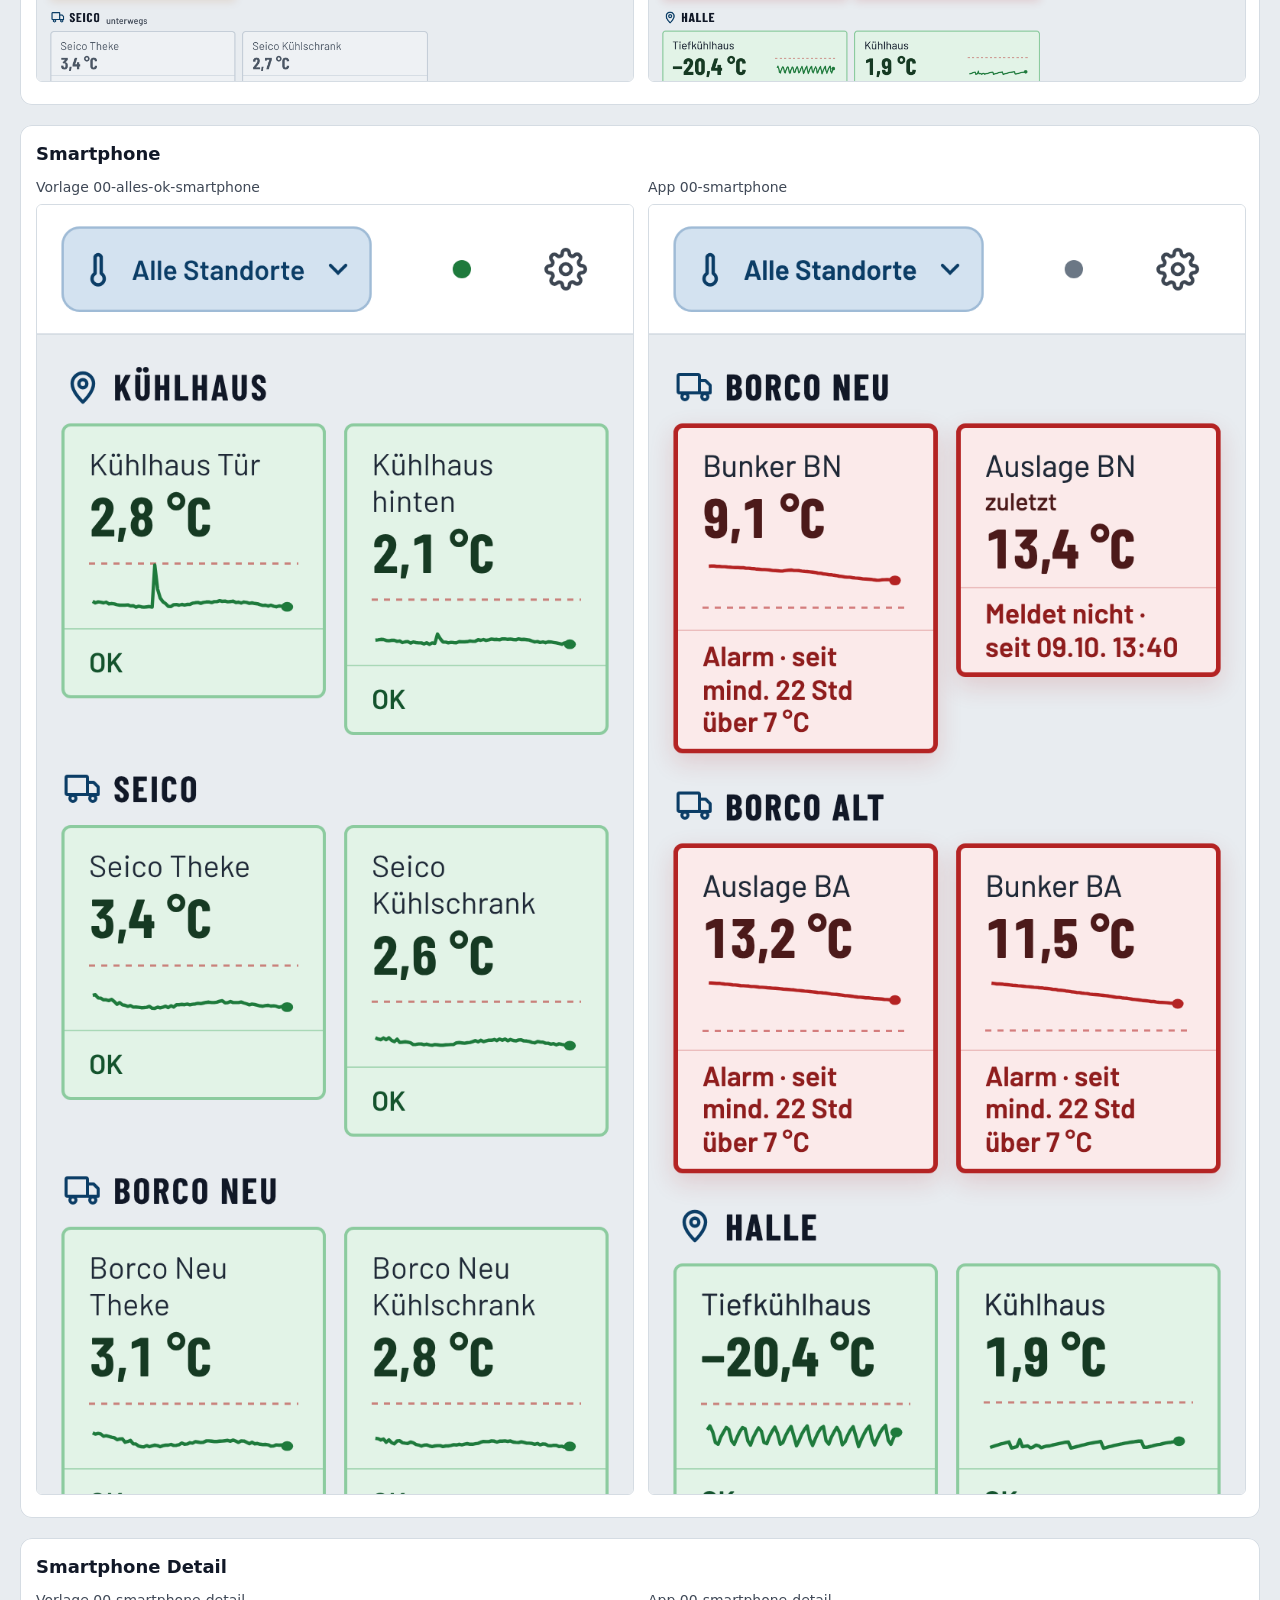
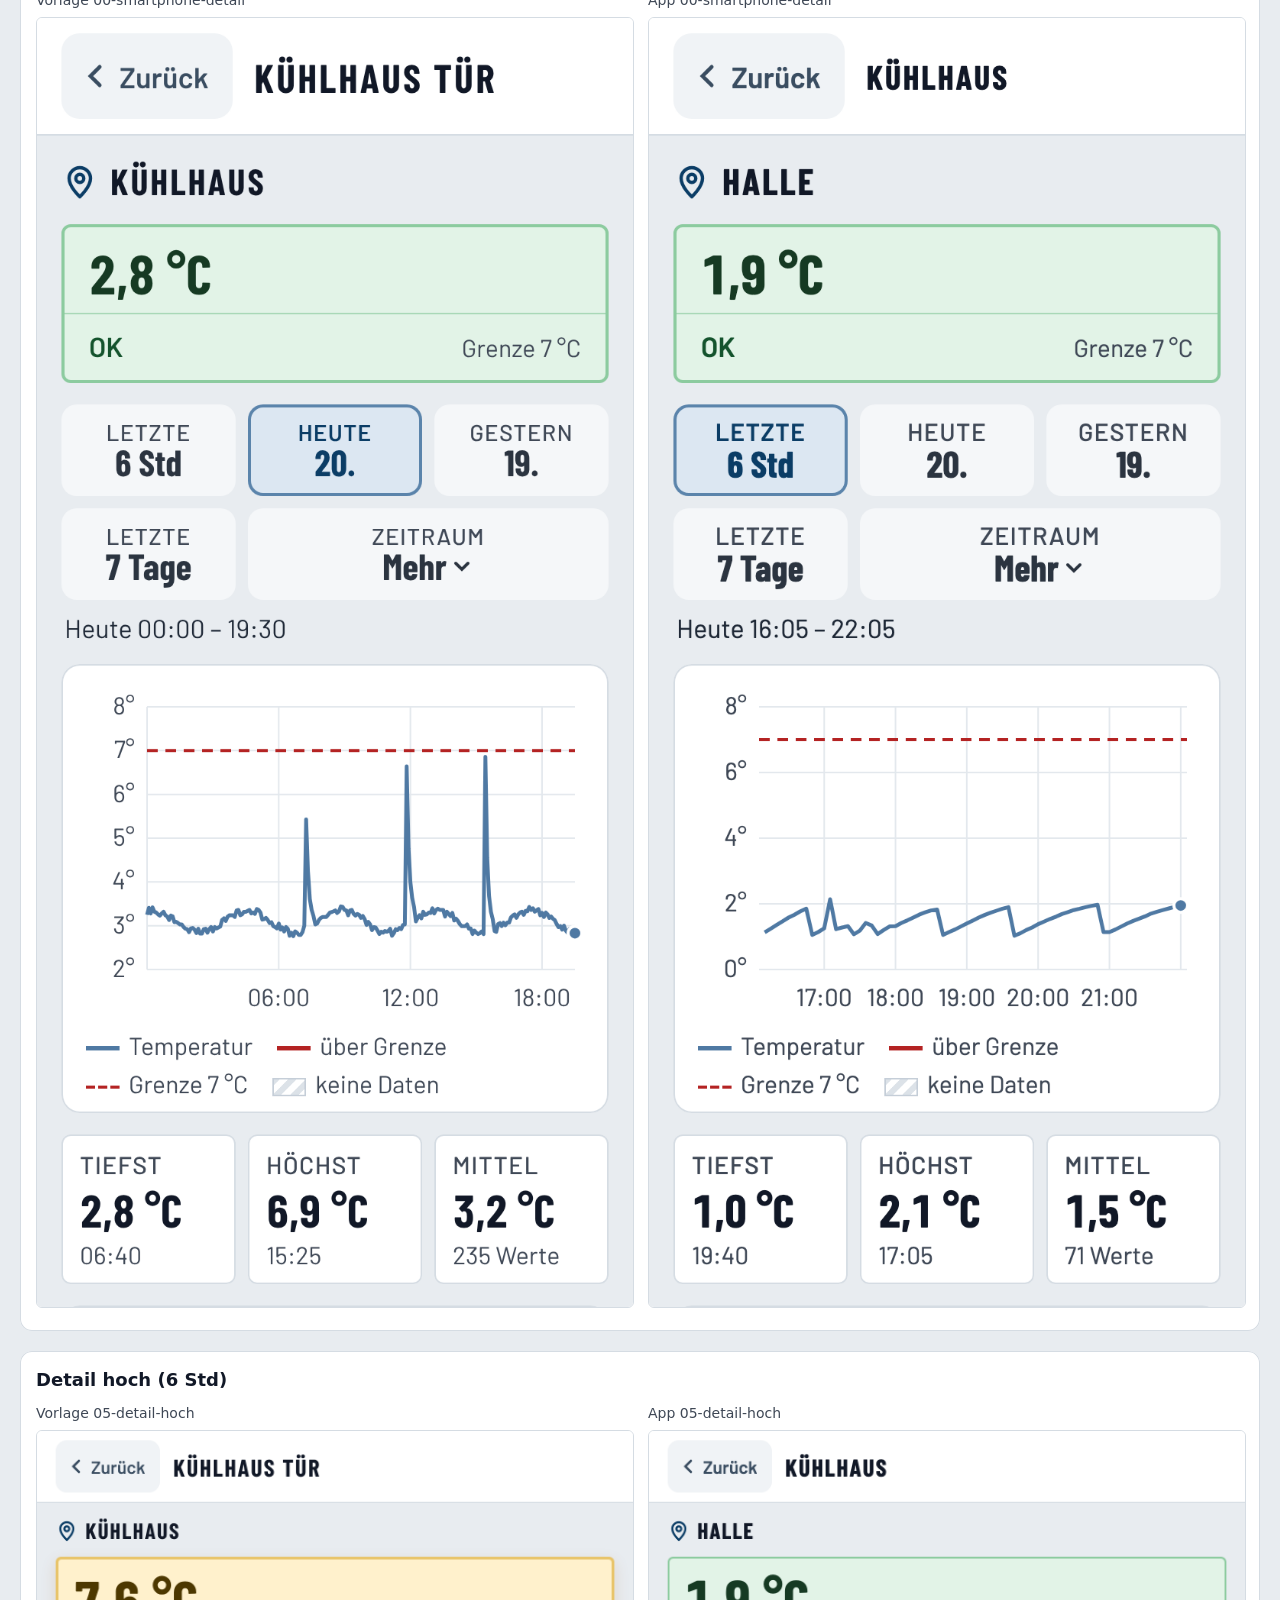
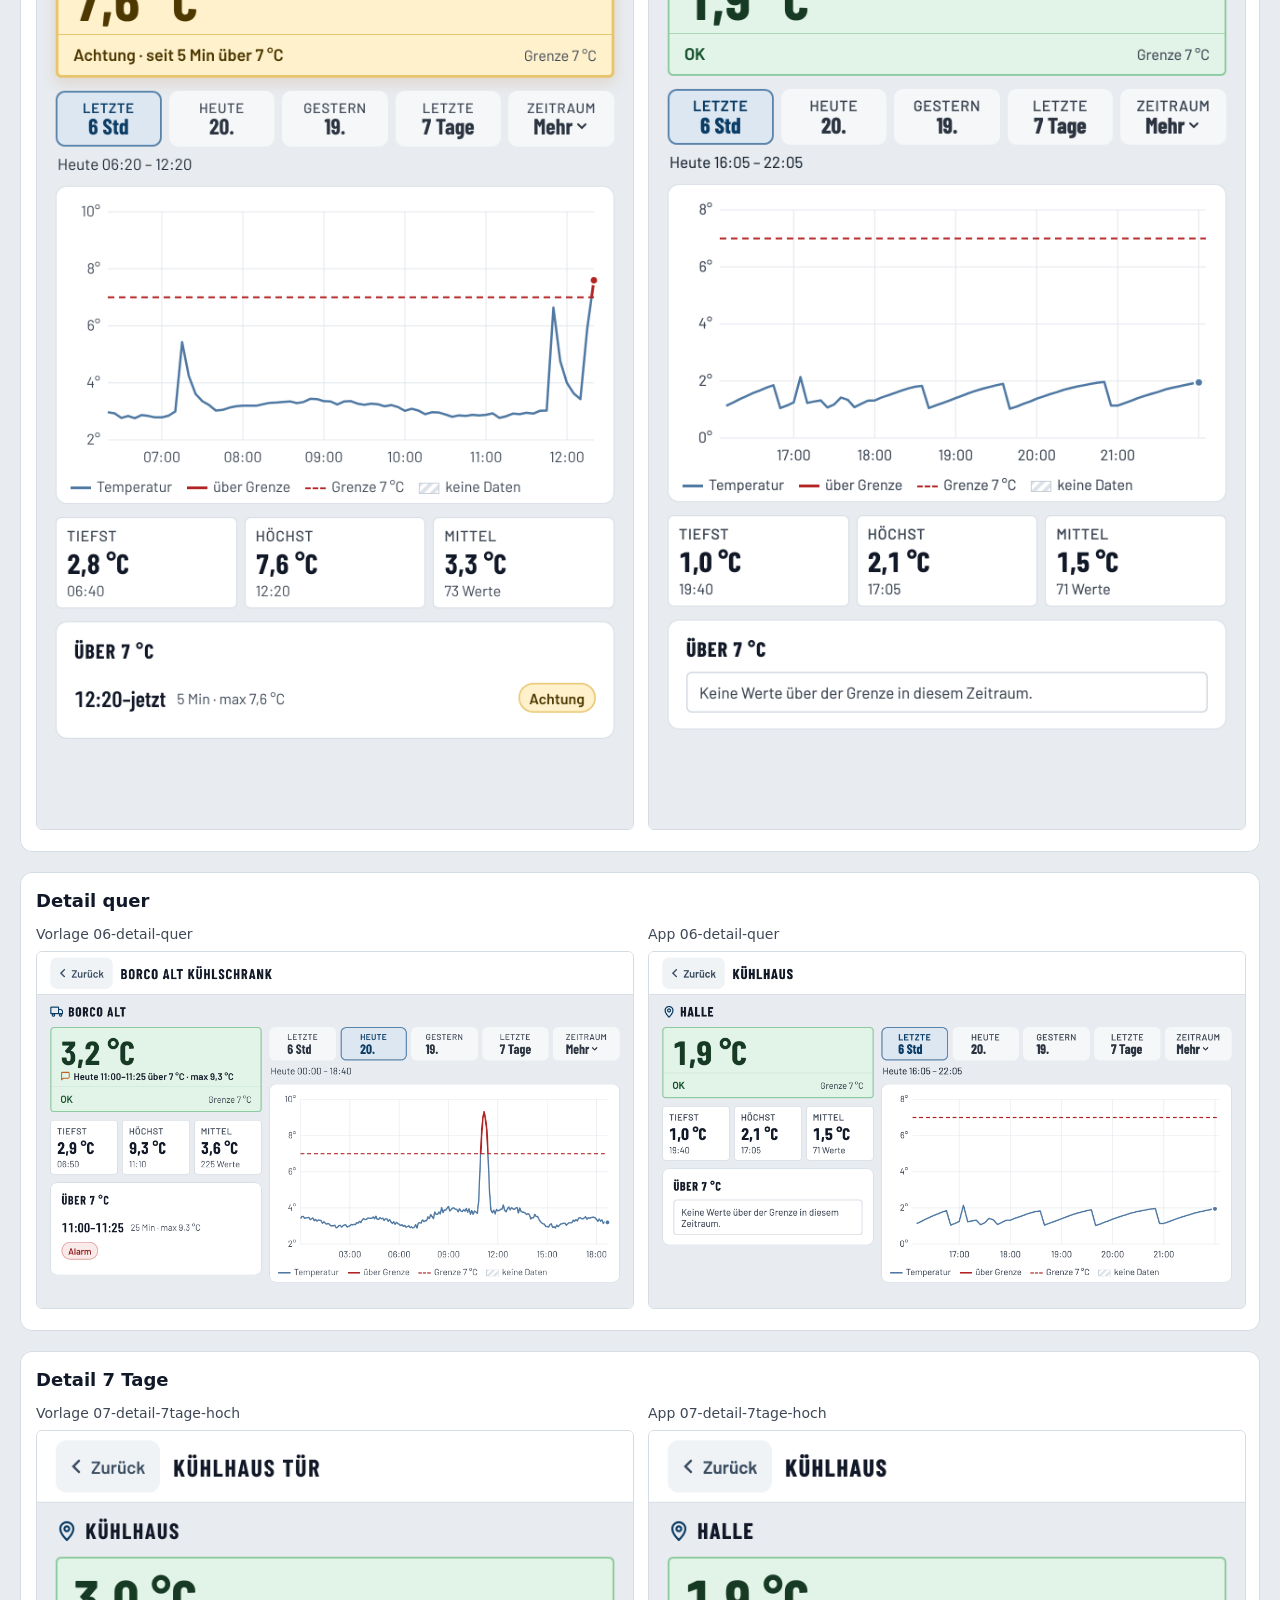
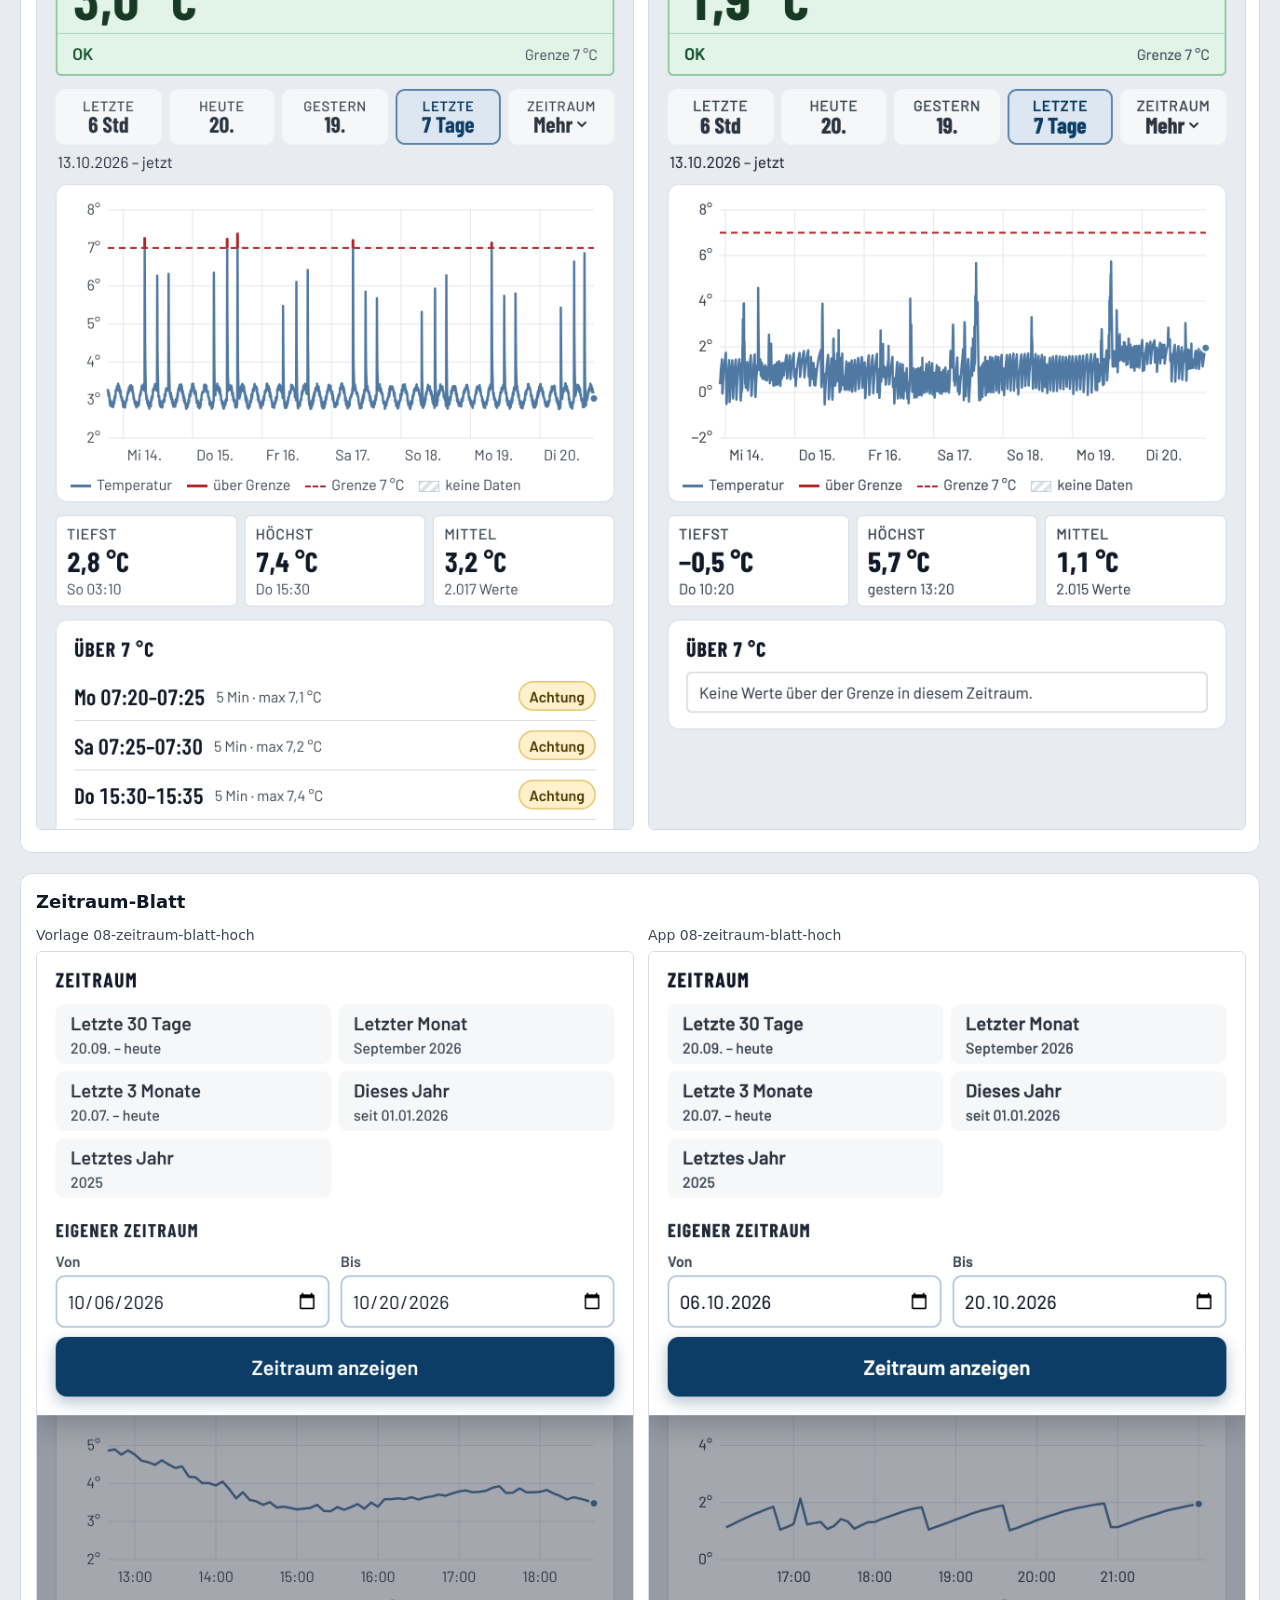
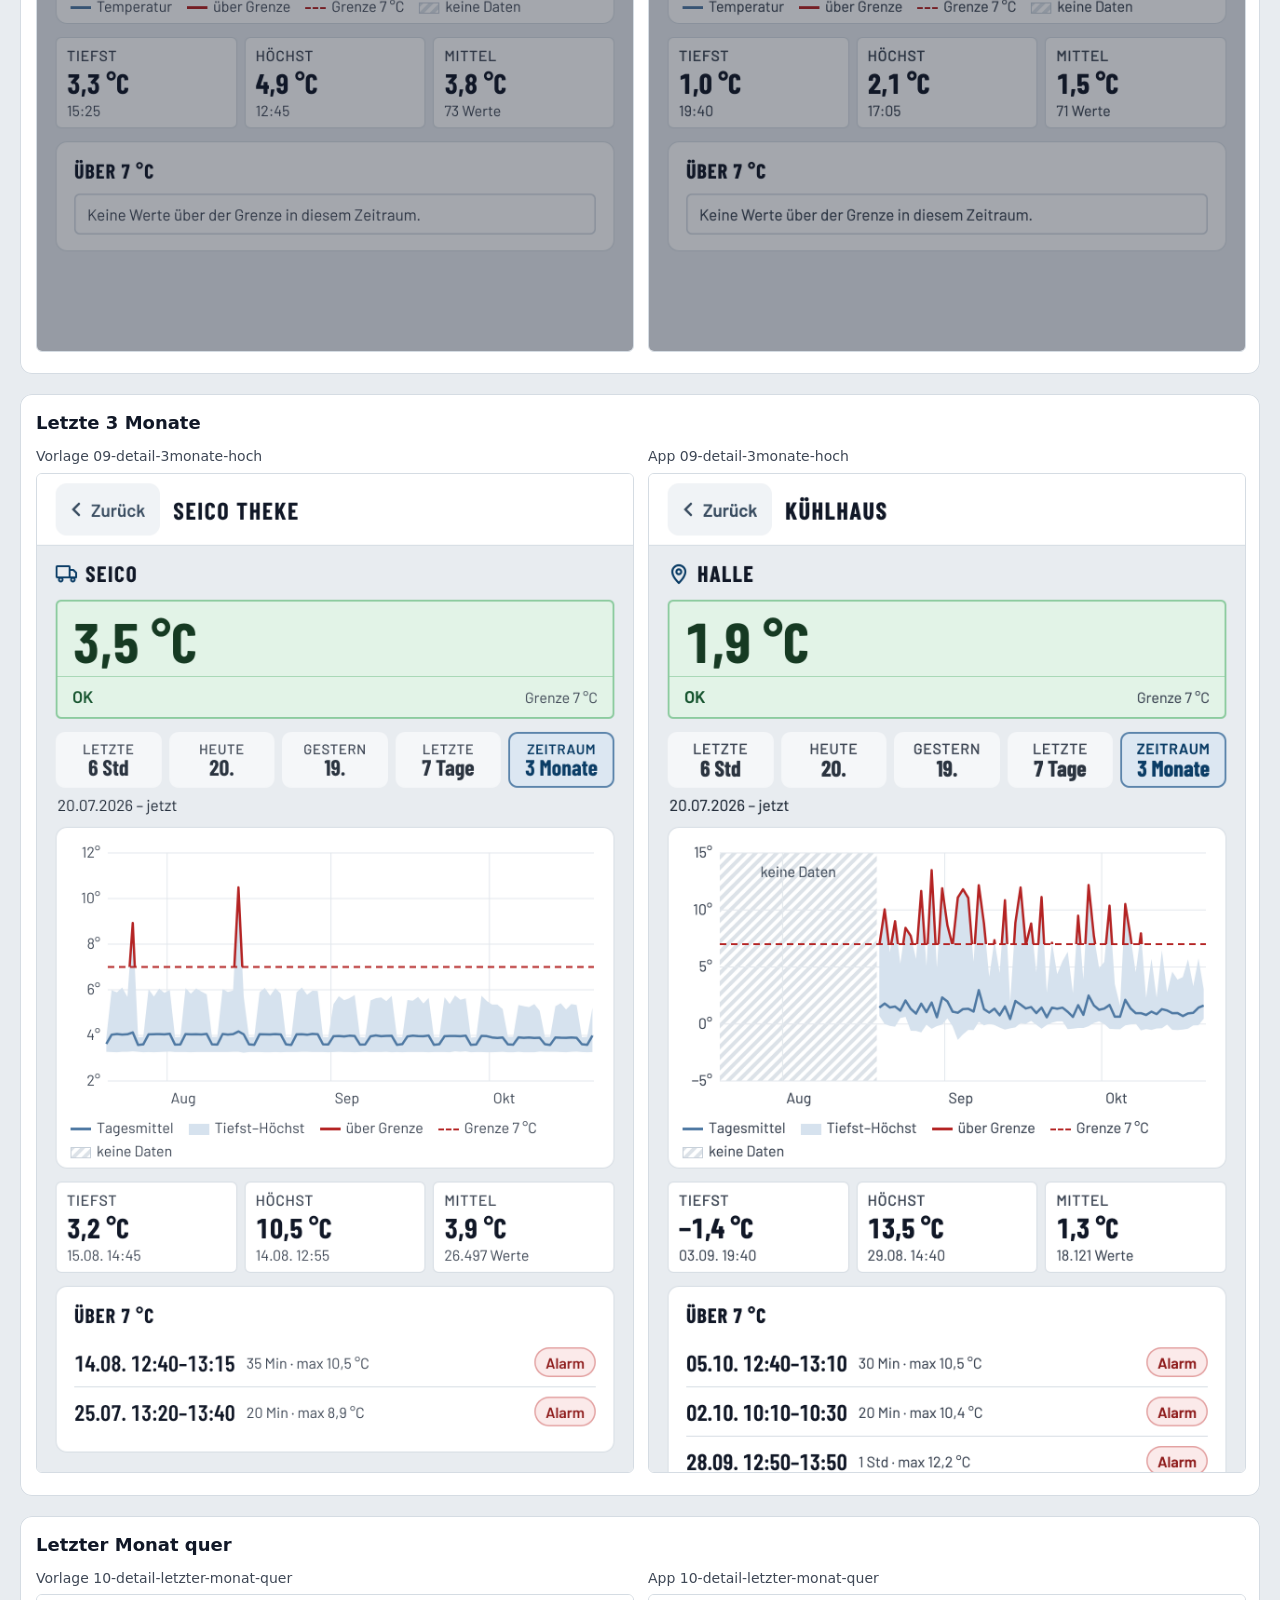
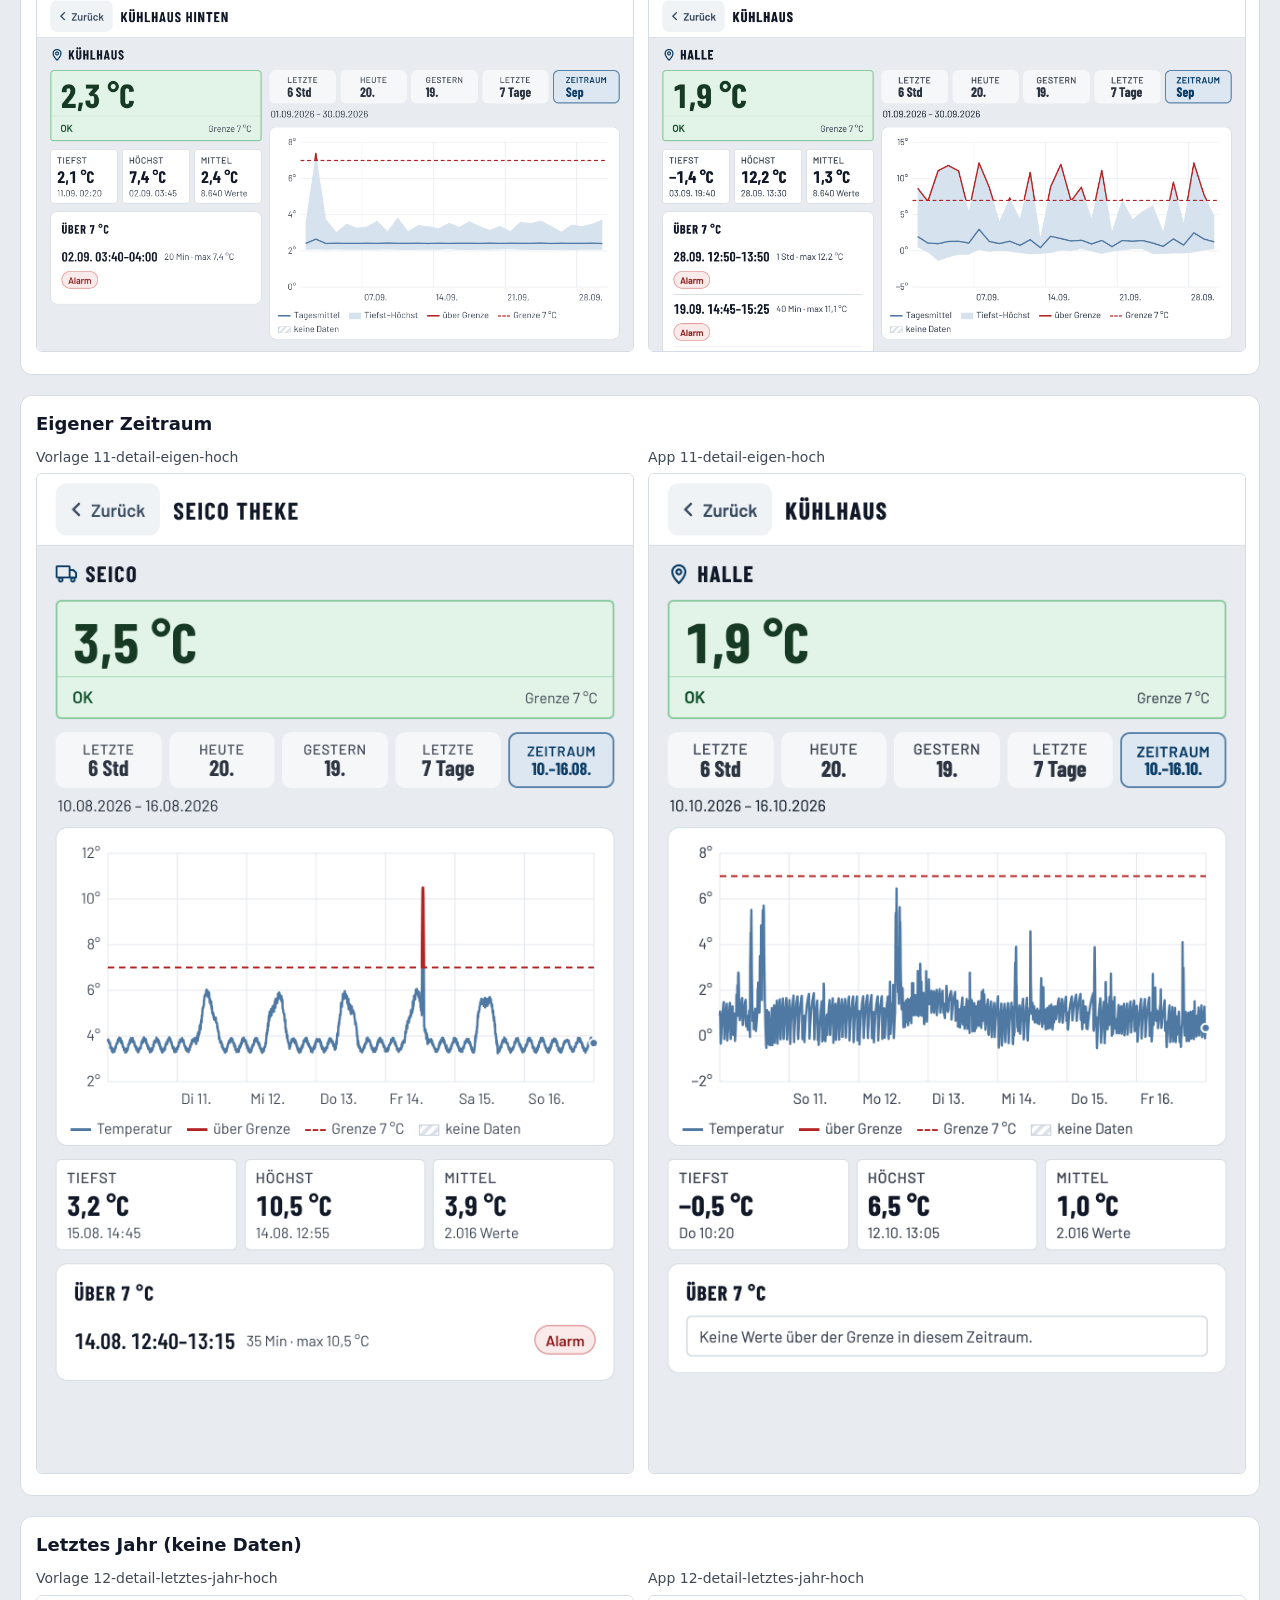
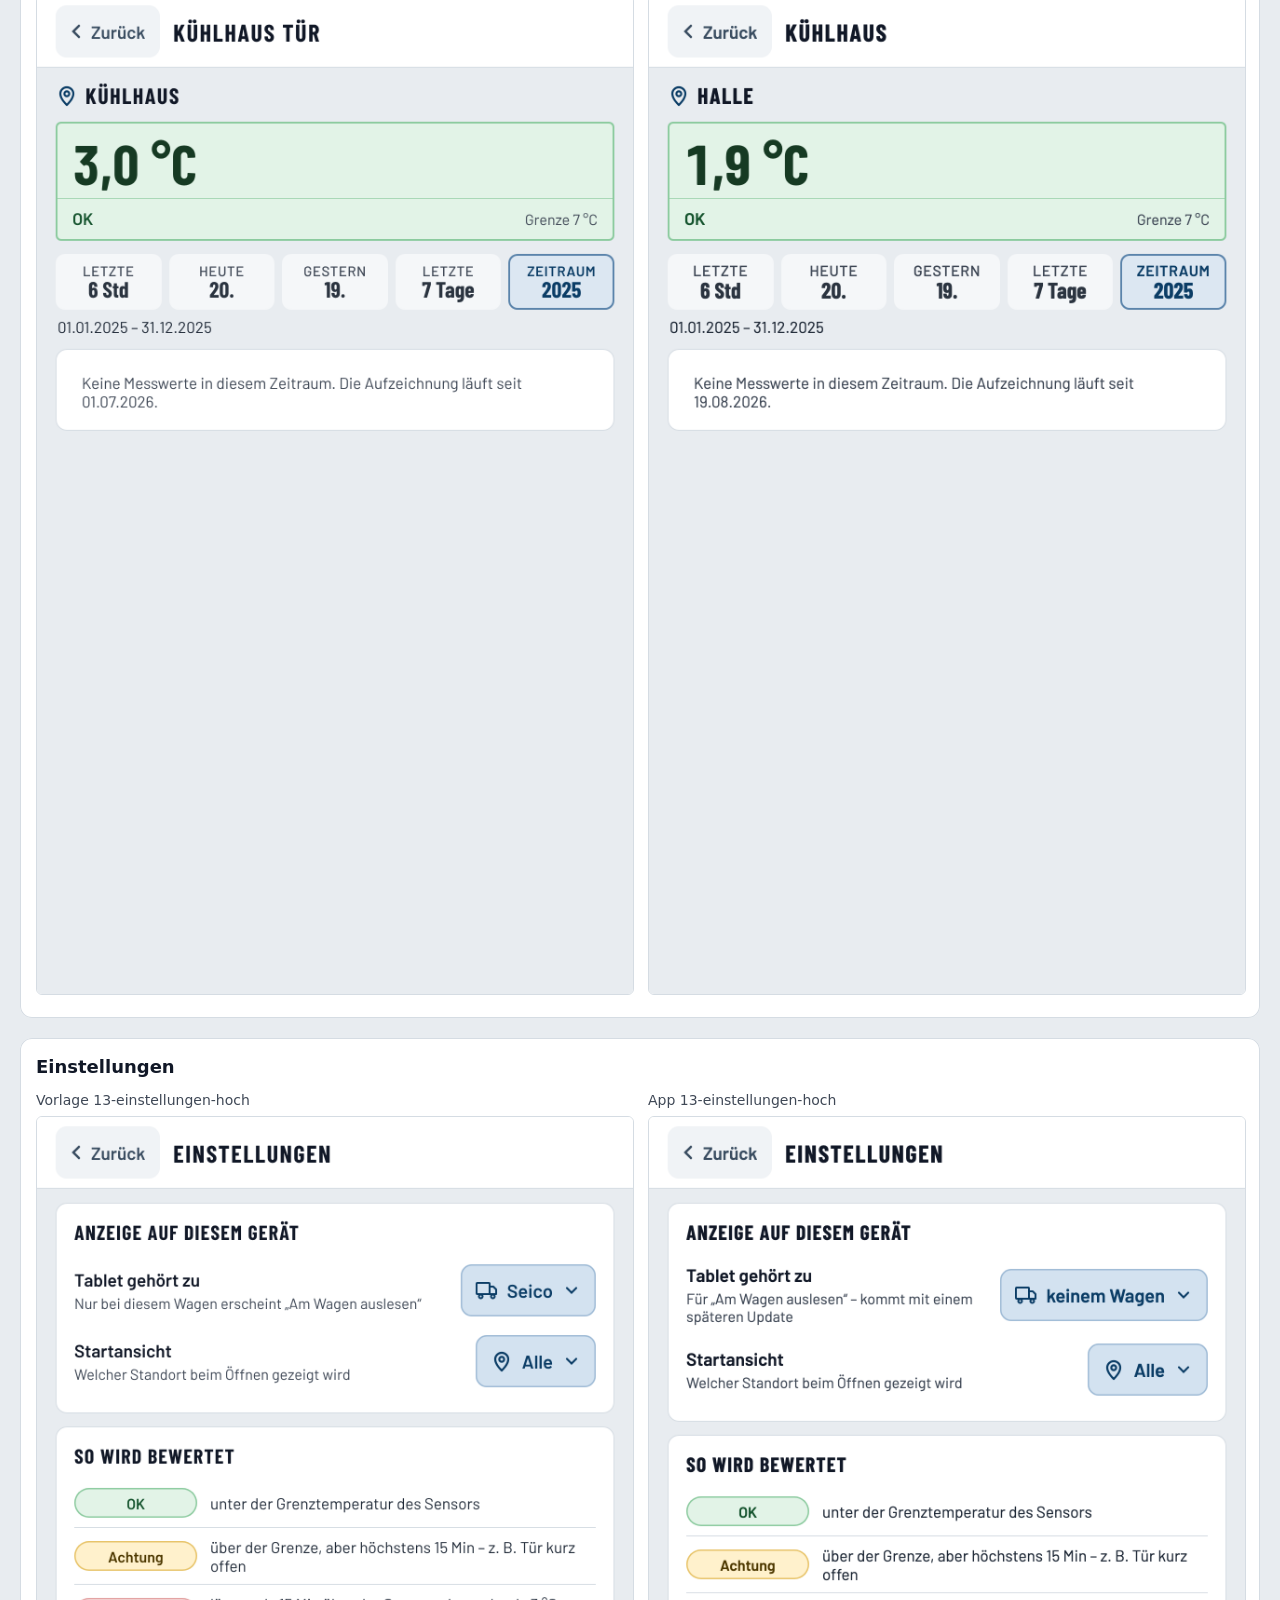
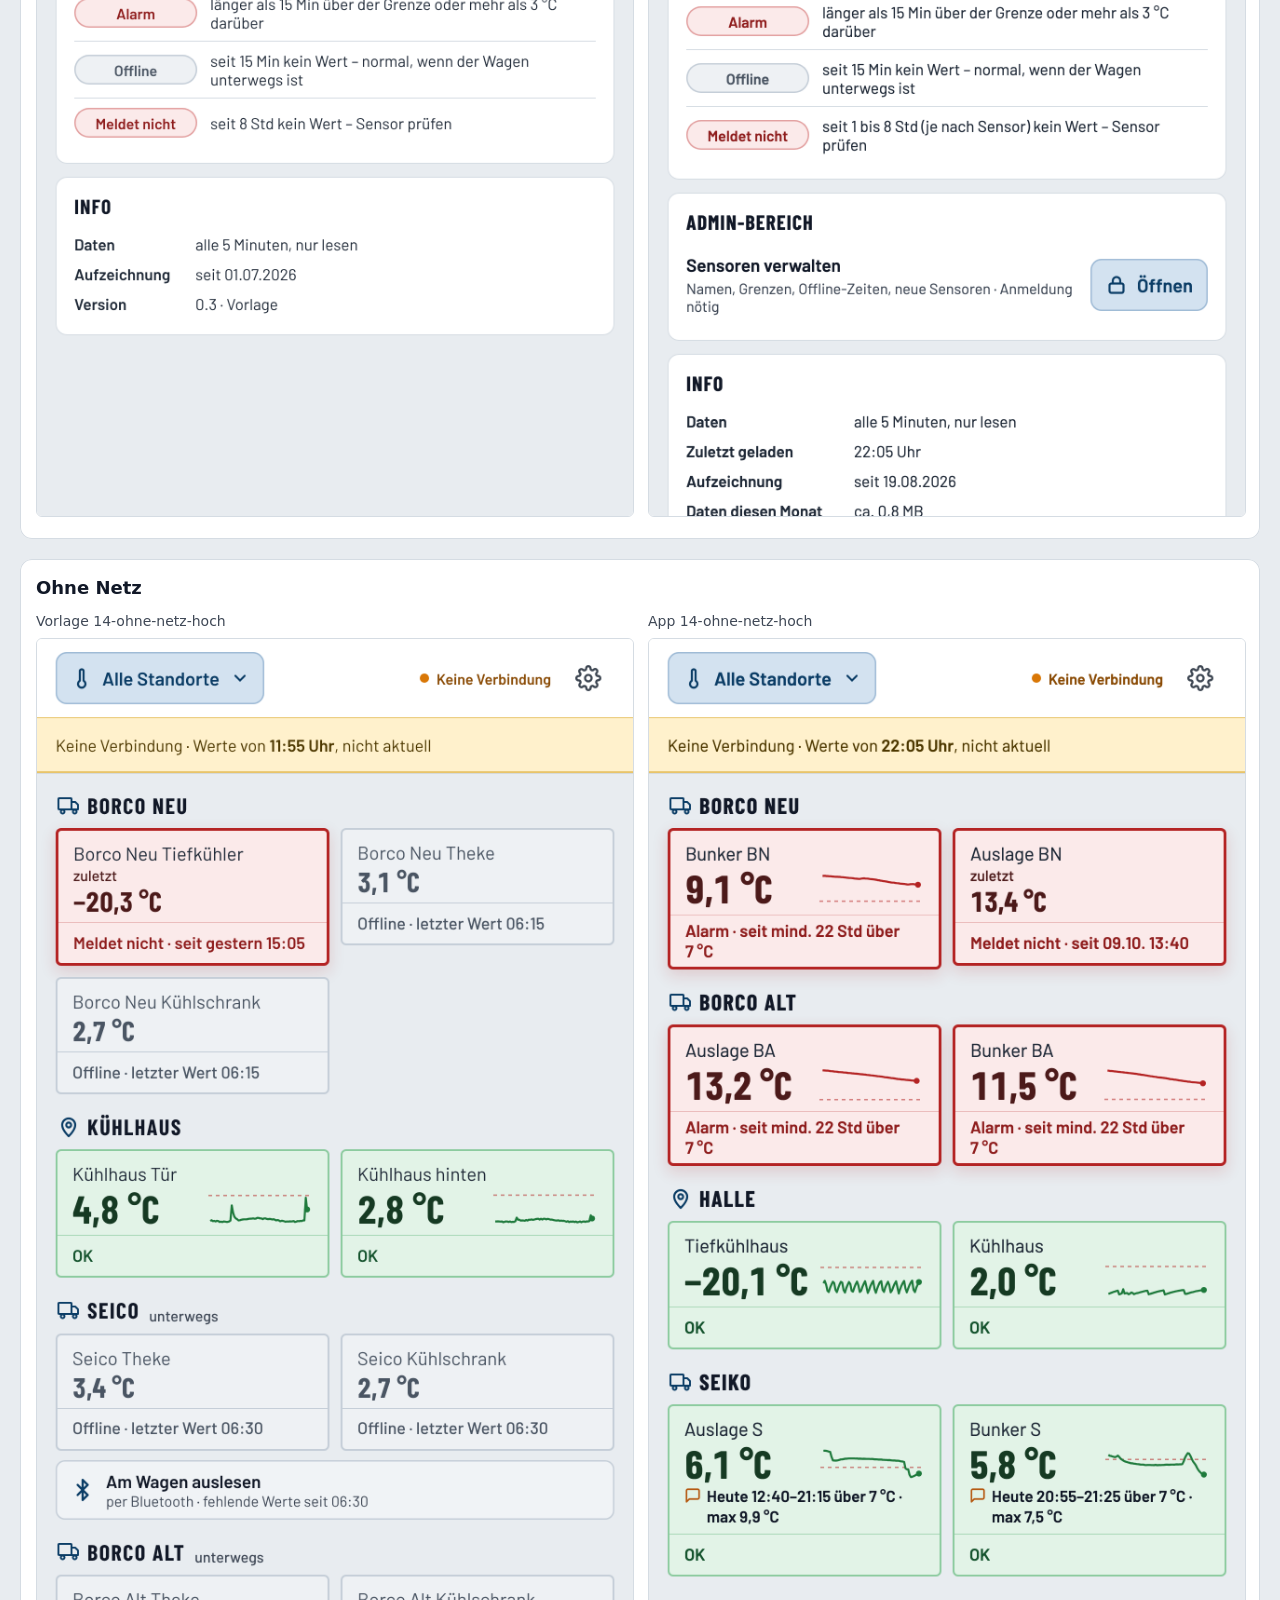
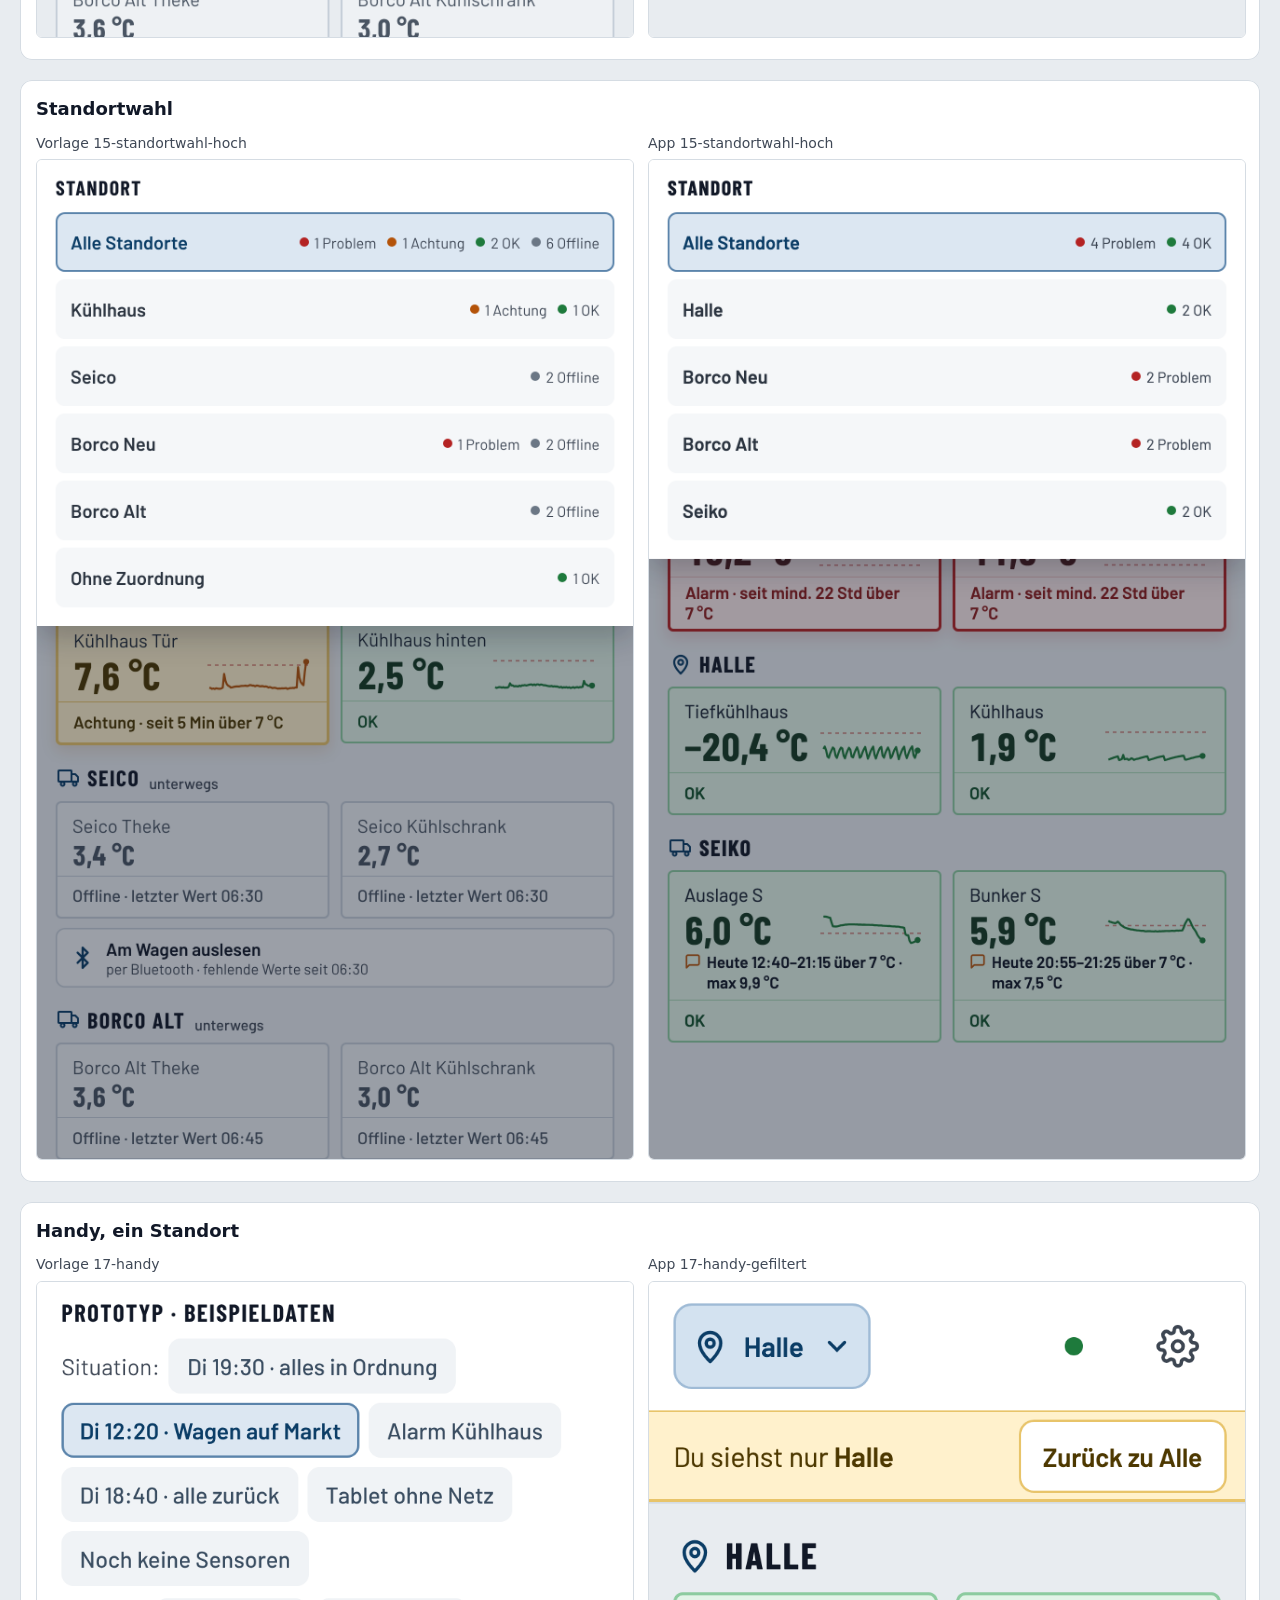
<file: vergleich/index.html>
<!doctype html>
<html lang="de">
<head>
<meta charset="utf-8">
<meta name="viewport" content="width=device-width, initial-scale=1">
<title>Vergleich Vorlage · App</title>
<style>
  body { margin: 0; padding: 20px; font: 16px/1.4 system-ui, sans-serif; background: #E8ECF0; color: #111827; }
  h1 { font-size: 24px; margin: 0 0 6px; }
  p { margin: 0 0 20px; color: #3F4856; }
  section { background: #fff; border-radius: 12px; padding: 16px; margin: 0 0 20px; box-shadow: inset 0 0 0 1px #D5DCE3; }
  h2 { font-size: 18px; margin: 0 0 12px; }
  .paar { display: grid; grid-template-columns: repeat(2, minmax(0, 1fr)); gap: 16px; align-items: start; }
  figure { margin: 0; } figcaption { font-size: 14px; color: #3F4856; margin-bottom: 6px; }
  img { width: 100%; height: auto; border: 1px solid #D5DCE3; border-radius: 6px; background: #fff; }
</style>
</head>
<body>
<h1>Vorlage (links) · echte App mit echten Daten (rechts)</h1>
<p>Links vorlage/screens/ (Prototyp mit Beispieldaten), rechts vergleich/echt/ (erzeugt mit werkzeuge/screenshots.py). Abweichungen stehen in vergleich/ABWEICHUNGEN.md.</p>
<div id="liste"></div>
<script>
const PAARE = [
  ['Übersicht hoch', '00-alles-ok-hoch', '00-alles-hoch'],
  ['Übersicht quer', '02-uebersicht-quer', '02-uebersicht-quer'],
  ['Smartphone', '00-alles-ok-smartphone', '00-smartphone'],
  ['Smartphone Detail', '00-smartphone-detail', '00-smartphone-detail'],
  ['Detail hoch (6 Std)', '05-detail-hoch', '05-detail-hoch'],
  ['Detail quer', '06-detail-quer', '06-detail-quer'],
  ['Detail 7 Tage', '07-detail-7tage-hoch', '07-detail-7tage-hoch'],
  ['Zeitraum-Blatt', '08-zeitraum-blatt-hoch', '08-zeitraum-blatt-hoch'],
  ['Letzte 3 Monate', '09-detail-3monate-hoch', '09-detail-3monate-hoch'],
  ['Letzter Monat quer', '10-detail-letzter-monat-quer', '10-detail-letzter-monat-quer'],
  ['Eigener Zeitraum', '11-detail-eigen-hoch', '11-detail-eigen-hoch'],
  ['Letztes Jahr (keine Daten)', '12-detail-letztes-jahr-hoch', '12-detail-letztes-jahr-hoch'],
  ['Einstellungen', '13-einstellungen-hoch', '13-einstellungen-hoch'],
  ['Ohne Netz', '14-ohne-netz-hoch', '14-ohne-netz-hoch'],
  ['Standortwahl', '15-standortwahl-hoch', '15-standortwahl-hoch'],
  ['Handy, ein Standort', '17-handy', '17-handy-gefiltert'],
  ['PC', '18-desktop', '18-desktop'],
  ['Handy Zeitraum-Blatt', '19-handy-zeitraum', '19-handy-zeitraum'],
  ['Admin: Anmelden (neu, keine Vorlage)', null, '30-admin-anmelden-hoch'],
];
document.getElementById('liste').innerHTML = PAARE.map(([t, a, b]) =>
  '<section><h2>' + t + '</h2><div class="paar">' +
  '<figure><figcaption>Vorlage ' + (a || '–') + '</figcaption>' + (a ? '<img loading="lazy" src="../vorlage/screens/' + a + '.png" alt="">' : '') + '</figure>' +
  '<figure><figcaption>App ' + b + '</figcaption><img loading="lazy" src="echt/' + b + '.png" alt=""></figure></div></section>').join('');
</script>
</body>
</html>
</file>
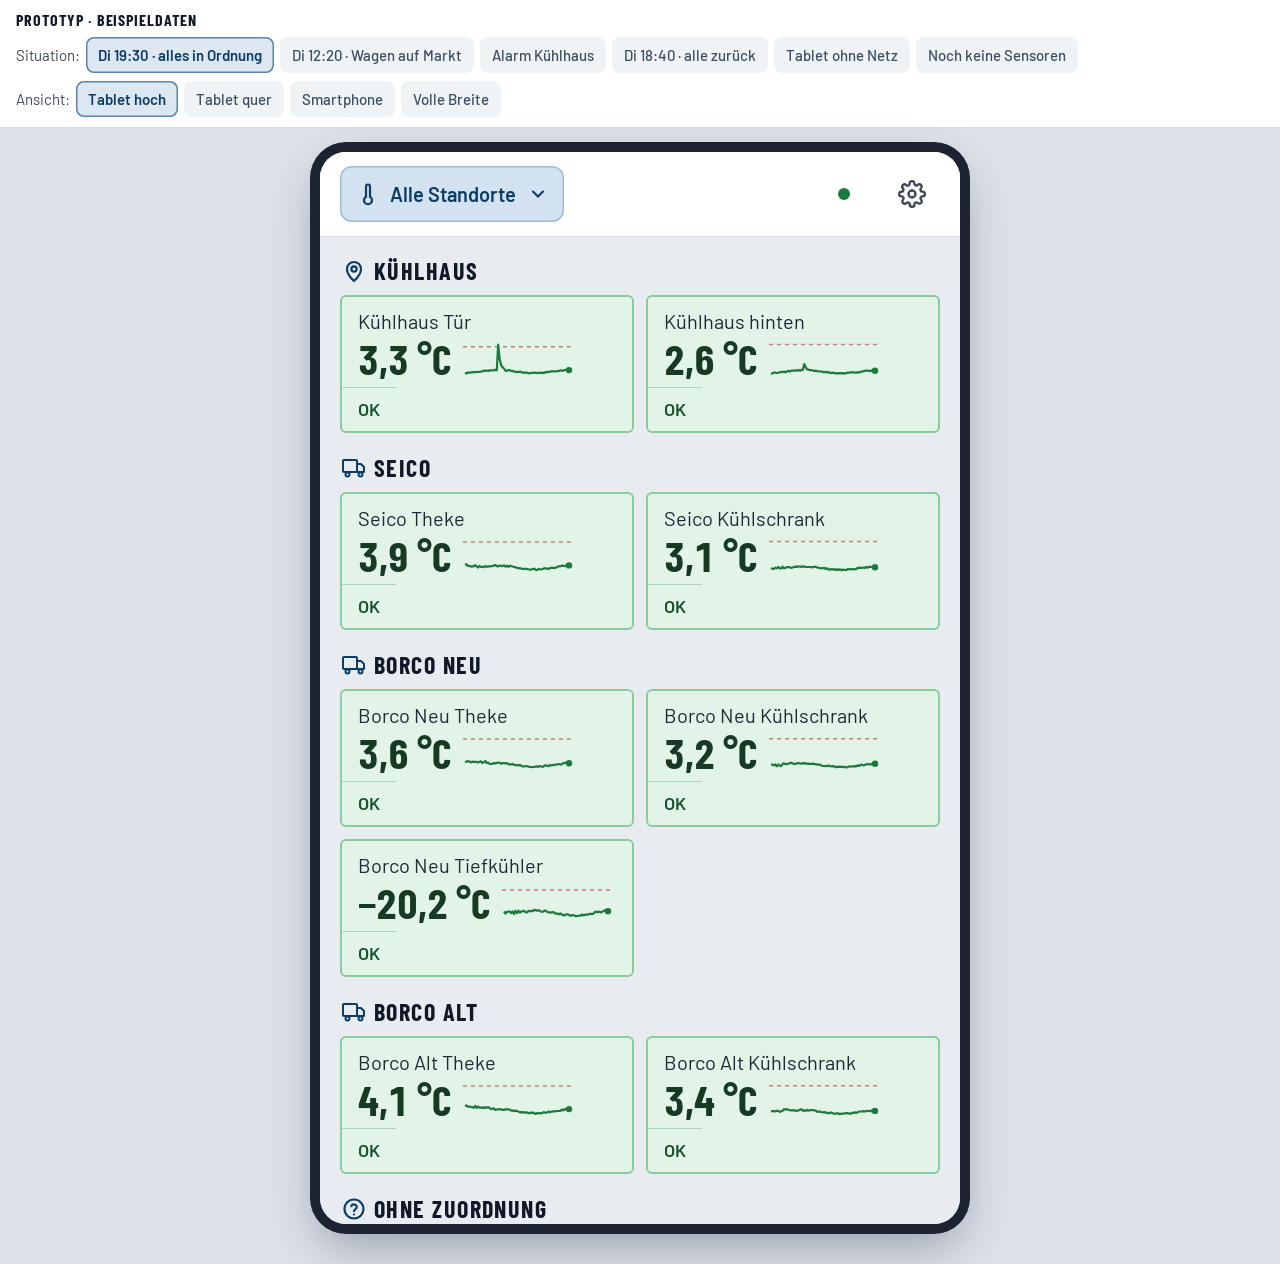
<file: vorlage/index.html>
<!doctype html>
<html lang="de">
<head>
<meta charset="utf-8">
<meta name="viewport" content="width=device-width, initial-scale=1, viewport-fit=cover">
<title>Seefisch Temperaturen</title>
<!-- @@ARTIFACT-HEAD@@ -->
<link rel="stylesheet" href="seefisch.css">
<style>
/* =========================================================================
   Temperatur-Dashboard · VORLAGE v0.3 (20.10.2026)
   seefisch.css bleibt unverändert. Hier nur app-spezifische Regeln.
   Layout: Übersicht = Standort-Gruppen mit Sensor-Karten (Status = ganze Karte + Wort),
           Tipp auf Karte = Detail mit Verlauf und frei wählbarem Zeitraum. Keine Hauptaktion.
   ========================================================================= */
:root {
  /* Status-Erweiterung für Temperaturen (Abschnitt 4 Designsystem: Bernstein nur bei echter Dreistufigkeit) */
  --achtung-flaeche: var(--hinweis-flaeche);
  --achtung-rand: var(--hinweis-rand);
  --achtung-text: var(--hinweis-text);
  --achtung-punkt: #B45309;
  --offline-flaeche: #EEF1F4;
  --offline-rand: #C5CED8;
  --offline-text: #4A5563;
  --offline-punkt: #6B7785;
  --diagramm-linie: var(--blau-rahmen);
  --diagramm-band: #D6E2EE;
  --diagramm-gitter: #E3E8ED;
  --schraffur: #DCE2E8;
  /* Prototyp-Rahmen (nicht Teil der App) */
  --demo-grund: #DCE2E8;
  --demo-leiste: #FFFFFF;
  --demo-text: #3F4856;
  --geraet-rahmen: #1B2430;
  color-scheme: light;
}
html, body { background: var(--demo-grund); }
body { min-height: 100%; }
body::before { content: ""; position: fixed; inset: 0 0 auto; height: env(safe-area-inset-top, 0px); z-index: 30; background: var(--flaeche); }

/* ---------- Prototyp-Leiste (gehört NICHT zur App) ---------- */
.demo { background: var(--demo-leiste); color: var(--demo-text); border-bottom: 1px solid var(--linie);
  padding-block: 10px; padding-left: max(16px, env(safe-area-inset-left, 0px)); padding-right: max(16px, env(safe-area-inset-right, 0px));
  display: flex; flex-wrap: wrap; align-items: center; gap: 8px 18px; font-size: 15px; }
.demo strong { font-family: var(--schrift-schmal); letter-spacing: .06em; text-transform: uppercase; font-size: 16px; color: var(--text); }
.demo .gruppe-demo { display: flex; align-items: center; gap: 6px; flex-wrap: wrap; min-width: 0; }
.demo .gruppe-demo > span { color: var(--text-3); }
.demo button { height: 36px; padding: 0 12px; border-radius: 8px; background: var(--sekundaer); color: var(--sekundaer-text); font-size: 15px; font-weight: 500; }
.demo button[aria-pressed="true"] { background: var(--blau-aktiv); color: var(--blau); box-shadow: inset 0 0 0 1.5px var(--blau-aktiv-rand); font-weight: 600; }
.demo button:focus-visible, .app button:focus-visible, .app input:focus-visible { outline: 3px solid var(--blau-rahmen); outline-offset: 2px; }
.buehne { display: flex; justify-content: center; padding: 24px 16px 40px; }
.geraet { position: relative; background: var(--hintergrund); }
.geraet.hoch { width: 640px; height: 1072px; }
.geraet.quer { width: 1072px; height: 640px; }
.geraet.handy { width: 390px; height: 844px; }
.geraet.hoch, .geraet.quer, .geraet.handy { border-radius: 26px; box-shadow: 0 0 0 10px var(--geraet-rahmen), 0 20px 50px rgba(17,24,39,.35); overflow: hidden; flex-shrink: 0; }
.buehne.voll { padding: 0; }
.geraet.voll { width: 100%; min-height: calc(100vh - 60px); }
.nur-clean .demo { display: none; }
.nur-clean .buehne { padding: 0; }
.nur-clean .geraet.hoch, .nur-clean .geraet.quer, .nur-clean .geraet.handy { border-radius: 0; box-shadow: none; }

/* ---------- App-Gerüst (scrollt im Gerät, seefisch.css ist für Standbilder gebaut) ---------- */
.app { height: 100%; overflow: visible; }
.geraet.hoch .app, .geraet.quer .app, .geraet.handy .app { position: absolute; inset: 0; }
.scroller { height: 100%; overflow-y: auto; overflow-x: hidden; -webkit-overflow-scrolling: touch; position: relative; }
.geraet.voll .scroller { height: auto; overflow: visible; }
.geraet.voll .kopf { top: env(safe-area-inset-top, 0px); }
.liste { overflow: visible; padding-bottom: 32px; gap: 18px; }
.app.schmal { --rand: 16px; }
.kopf-zeile .platzhalter { flex: 1; }
.auswahl .pfeil { margin-left: 2px; }
.app.schmal .auswahl { font-size: 18px; padding: 0 12px; }

/* ---------- Raster der Sensor-Karten ---------- */
.raster { grid-template-columns: repeat(2, minmax(0, 1fr)); }
.app.quer .raster { grid-template-columns: repeat(3, minmax(0, 1fr)); }
.app.breit .raster { grid-template-columns: repeat(auto-fill, minmax(290px, 1fr)); }
.app.breit .liste, .app.breit .kopf-innen { width: 100%; max-width: 1400px; margin-inline: auto; }
.gruppe .name svg { color: var(--blau); }
.gruppe-block { display: flex; flex-direction: column; gap: 10px; }

/* ---------- Temperatur-Karte: ganze Karte trägt den Status, Wort statt Symbol ---------- */
.karte.temp { width: 100%; text-align: left; color: inherit; font: inherit; padding: 0; border-width: 2px; border-style: solid; }
.karte.temp .t-oben { padding: 12px 16px 8px; display: flex; flex-direction: column; gap: 4px; min-width: 0; }
.karte.temp .t-name { font-size: 20px; color: var(--text-2); overflow-wrap: anywhere; }
.karte.temp .t-zeile { display: flex; align-items: flex-end; justify-content: space-between; gap: 8px 12px; flex-wrap: wrap; }
.karte.temp .t-wert { font-family: var(--schrift-schmal); font-weight: 700; font-size: 42px; line-height: 1; font-variant-numeric: tabular-nums; white-space: nowrap; }
.karte.temp .spark { width: 112px; height: 40px; flex-shrink: 0; }
.app.schmal .karte.temp .t-wert { font-size: 36px; }
.app.schmal .karte.temp .spark { width: 100%; }
.karte.temp .t-hinweis { display: flex; align-items: flex-start; gap: 6px; font-size: 17px; font-weight: 600; color: var(--text); line-height: 1.25; }
.karte.temp .t-hinweis svg { color: var(--kommentar-symbol); flex-shrink: 0; margin-top: 1px; }
.karte.temp .status-zeile { min-height: 44px; padding: 6px 16px; flex-wrap: wrap; row-gap: 2px; }
.karte.temp .status-zeile .t-grenze { margin-left: auto; }
.karte.temp .status-text { font-size: 18px; line-height: 1.2; }
.karte.temp .t-grenze { font-size: 16px; color: var(--text-3); white-space: nowrap; }

.karte.temp.st-ok { background: var(--gruen-flaeche); border-color: var(--gruen-rand); }
.karte.temp.st-ok .t-wert { color: var(--gruen-inhalt); }
.karte.temp.st-ok .status-zeile { border-color: var(--gruen-linie); color: var(--gruen-text); }

.karte.temp.st-achtung { background: var(--achtung-flaeche); border: 3px solid var(--achtung-rand); box-shadow: 0 6px 16px rgba(180,83,9,.14); }
.karte.temp.st-achtung .t-wert { color: var(--achtung-text); }
.karte.temp.st-achtung .status-zeile { border-color: var(--achtung-rand); color: var(--achtung-text); }

.karte.temp.st-alarm, .karte.temp.st-meldet { background: var(--rot-flaeche); border: 3px solid var(--rot-punkt); box-shadow: 0 6px 16px rgba(180,35,35,.16); }
.karte.temp.st-alarm .t-wert { color: var(--rot-inhalt); }
.karte.temp.st-alarm .status-zeile, .karte.temp.st-meldet .status-zeile { border-color: var(--rot-linie); color: var(--rot-text); }
.karte.temp.st-meldet .t-wert { color: var(--rot-inhalt); font-size: 30px; white-space: normal; }
.karte.temp .t-wert small.zuletzt { display: block; font-family: var(--schrift); font-size: 16px; font-weight: 500; margin: 0 0 4px; }

.karte.temp.st-offline { background: var(--offline-flaeche); border-color: var(--offline-rand); }
.karte.temp.st-offline .t-wert { color: var(--offline-text); font-size: 30px; }
.karte.temp.st-offline .t-name { color: var(--offline-text); }
.karte.temp.st-offline .status-zeile { border-color: var(--offline-rand); color: var(--offline-text); }
.karte.temp.st-offline .status-text { font-weight: 500; }

/* ---------- Auswahl-Blatt (Standort, Zeitraum) ---------- */
.blatt-grund { position: absolute; inset: 0; z-index: 40; background: rgba(17,24,39,.38); display: flex; flex-direction: column; }
.geraet.voll .blatt-grund { position: fixed; }
.blatt { background: var(--flaeche); padding: 16px var(--rand) 20px; display: flex; flex-direction: column; gap: 8px; box-shadow: 0 10px 30px rgba(17,24,39,.25); max-height: 92%; overflow-y: auto; padding-top: max(16px, env(safe-area-inset-top, 0px)); }
.app.breit .blatt { width: 100%; max-width: 760px; margin-inline: auto; border-radius: 0 0 14px 14px; }
.blatt h2 { margin: 0 0 6px; font-family: var(--schrift-schmal); font-size: 22px; letter-spacing: .06em; text-transform: uppercase; }
.blatt h3 { margin: 14px 0 4px; font-family: var(--schrift-schmal); font-size: 20px; letter-spacing: .06em; text-transform: uppercase; color: var(--text-2); }
.blatt-zeile { min-height: 64px; border-radius: var(--radius-knopf); background: var(--kachel); color: var(--kachel-text); display: flex; align-items: center; gap: 12px; padding: 8px 16px; font-size: 20px; text-align: left; flex-wrap: wrap; }
.blatt-zeile .n { flex: 1; font-weight: 600; min-width: 0; }
.blatt-zeile.aktiv { background: var(--blau-aktiv); color: var(--blau); box-shadow: inset 0 0 0 2px var(--blau-aktiv-rand); }
.blatt-zeile .zusammen { display: flex; gap: 12px; font-size: 16px; color: var(--text-3); flex-wrap: wrap; }
.mini { display: inline-flex; align-items: center; gap: 6px; }
.mini::before { content: ""; width: 10px; height: 10px; border-radius: 50%; background: currentColor; }
.mini.ok { color: var(--gruen-punkt); } .mini.achtung { color: var(--achtung-punkt); } .mini.alarm { color: var(--rot-punkt); } .mini.offline { color: var(--offline-punkt); }
.mini span { color: var(--text-3); }
.vorlagen { display: grid; grid-template-columns: repeat(2, minmax(0, 1fr)); gap: 8px; }
.app.schmal .vorlagen { grid-template-columns: minmax(0, 1fr); }
.vorlagen .blatt-zeile { flex-direction: column; align-items: flex-start; justify-content: center; gap: 0; }
.vorlagen .blatt-zeile .z { font-size: 16px; color: var(--text-3); font-weight: 500; }
.vorlagen .blatt-zeile.aktiv .z { color: var(--blau); }
.feld-zeile { display: grid; grid-template-columns: repeat(2, minmax(0, 1fr)); gap: 12px; }
.feld { display: flex; flex-direction: column; gap: 6px; min-width: 0; }
.feld label { font-size: 16px; font-weight: 600; color: var(--text-3); }
.feld input { height: 56px; width: 100%; min-width: 0; border: 0; border-radius: var(--radius-knopf); background: var(--flaeche); box-shadow: inset 0 0 0 1.5px var(--blau-auswahl-rand); padding: 0 12px; font-family: var(--schrift); font-size: 20px; color: var(--text); }
.fehler-text { font-size: 17px; font-weight: 600; color: var(--rot-text); }
.blatt .primaer { margin-top: 10px; height: 64px; font-size: 22px; }

/* ---------- Detailseite ---------- */
.detail { padding: 16px var(--rand) 32px; display: flex; flex-direction: column; gap: 14px; }
.detail-raster { display: flex; flex-direction: column; gap: 14px; }
.detail-raster > * { min-width: 0; }
.b-zeit { display: flex; flex-direction: column; gap: 8px; }
/* quer/PC: links Wert + Kennzahlen + Liste, rechts Zeitraum + Diagramm */
.app.quer .detail-raster, .app.breit .detail-raster { display: grid; grid-template-columns: minmax(300px, 380px) minmax(0, 1fr); grid-template-areas: "wert zeit" "wert chart" "kz chart" "abw chart" "rest chart"; grid-template-rows: auto auto auto auto 1fr; align-items: start; }
.app.quer .b-wert, .app.breit .b-wert { grid-area: wert; }
.app.quer .b-zeit, .app.breit .b-zeit { grid-area: zeit; }
.app.quer .b-chart, .app.breit .b-chart { grid-area: chart; }
.app.quer .b-kz, .app.breit .b-kz { grid-area: kz; }
.app.quer .b-abw, .app.breit .b-abw { grid-area: abw; }
.app.breit .detail { max-width: 1400px; margin-inline: auto; width: 100%; }
.spalte { display: flex; flex-direction: column; gap: 14px; min-width: 0; }
.karte.temp.gross .t-wert { font-size: 60px; }
.karte.temp.gross.st-offline .t-wert, .karte.temp.gross.st-meldet .t-wert { font-size: 40px; }
.karte.temp.gross { cursor: default; }
.zeitraum { display: grid; grid-template-columns: repeat(5, minmax(0, 1fr)); gap: 8px; }
.app.schmal .zeitraum { grid-template-columns: repeat(3, minmax(0, 1fr)); }
.app.schmal .zeitraum .tag:nth-child(5) { grid-column: span 2; }
.zeitraum .tag { height: 60px; font: inherit; padding: 0 4px; }
.zeitraum .tag .nr { font-size: 24px; display: inline-flex; align-items: center; gap: 2px; white-space: nowrap; }
.zeitraum .tag .nr.lang { font-size: 19px; }
.zeitraum .tag .text { display: flex; flex-direction: column; align-items: center; line-height: 1.1; min-width: 0; }
.zeitraum-text { font-size: 17px; color: var(--text-2); padding: 0 2px; }
.zeitraum-text b { font-weight: 600; }
.kennzahlen { display: grid; grid-template-columns: repeat(3, minmax(0, 1fr)); gap: 8px; }
.kennzahl { background: var(--flaeche); border-radius: var(--radius-karte); padding: 10px 12px; box-shadow: inset 0 0 0 1px var(--linie); display: flex; flex-direction: column; gap: 2px; min-width: 0; }
.kennzahl .k { font-size: 16px; color: var(--text-3); font-weight: 500; letter-spacing: .04em; text-transform: uppercase; }
.kennzahl .v { font-family: var(--schrift-schmal); font-size: 30px; font-weight: 700; font-variant-numeric: tabular-nums; white-space: nowrap; }
.kennzahl .z { font-size: 16px; color: var(--text-3); }
.abschnitt.diagramm { padding: 14px 10px 10px 4px; position: relative; }
.diagramm-flaeche { position: relative; touch-action: pan-y; }
.diagramm svg { width: 100%; height: auto; overflow: visible; }
.diagramm text { font-family: var(--schrift); font-size: 16px; fill: var(--text-3); }
.diagramm .luecke-label { fill: var(--offline-text); }
.diagramm .leer { margin: 0 6px 0 10px; box-shadow: none; background: transparent; padding: 10px 4px; }
.blase { position: absolute; top: 0; pointer-events: none; background: var(--text); color: #fff; border-radius: 8px; padding: 6px 10px; font-size: 17px; font-weight: 600; white-space: nowrap; transform: translateX(-50%); font-variant-numeric: tabular-nums; }
.legende { display: flex; flex-wrap: wrap; gap: 6px 16px; padding: 6px 12px 0; font-size: 16px; color: var(--text-3); }
.legende i { display: inline-block; width: 22px; height: 0; border-top: 3px solid var(--diagramm-linie); vertical-align: middle; margin-right: 6px; }
.legende i.rot { border-color: var(--rot-punkt); }
.legende i.grenze { border-top: 2px dashed var(--rot-punkt); }
.legende i.band { height: 12px; border: 0; background: var(--diagramm-band); }
.legende i.luecke { height: 12px; border: 0; background: repeating-linear-gradient(135deg, var(--schraffur) 0 4px, transparent 4px 8px); box-shadow: inset 0 0 0 1px var(--offline-rand); }
.abweichung { display: flex; align-items: center; gap: 12px; padding: 10px 0; border-top: 1px solid var(--linie); flex-wrap: wrap; }
.abweichung:first-of-type { border-top: 0; }
.abweichung .zeit { font-family: var(--schrift-schmal); font-size: 24px; font-weight: 600; font-variant-numeric: tabular-nums; min-width: 0; }
.abweichung .info { flex: 1; font-size: 16px; color: var(--text-3); min-width: 140px; }
.abschnitt .mehr-zeile { font-size: 17px; color: var(--text-2); padding: 10px 0 2px; border-top: 1px solid var(--linie); }
.status-chip { display: inline-flex; align-items: center; height: 32px; padding: 0 12px; border-radius: 16px; font-size: 16px; font-weight: 600; white-space: nowrap; }
.status-chip.ok { background: var(--gruen-flaeche); color: var(--gruen-text); box-shadow: inset 0 0 0 1.5px var(--gruen-rand); }
.status-chip.achtung { background: var(--achtung-flaeche); color: var(--achtung-text); box-shadow: inset 0 0 0 1.5px var(--achtung-rand); }
.status-chip.alarm, .status-chip.meldet { background: var(--rot-flaeche); color: var(--rot-text); box-shadow: inset 0 0 0 1.5px var(--rot-rand); }
.status-chip.offline { background: var(--offline-flaeche); color: var(--offline-text); box-shadow: inset 0 0 0 1.5px var(--offline-rand); }
.leer.klein { font-size: 17px; padding: 12px 14px; }

/* ---------- Am Wagen auslesen (Bluetooth, nur auf diesem Tablet) ---------- */
.auslesen { width: 100%; min-height: 64px; border-radius: var(--radius-knopf); background: var(--sekundaer); color: var(--sekundaer-text); box-shadow: inset 0 0 0 1.5px #C5CED8; display: flex; align-items: center; gap: 12px; padding: 8px 16px; text-align: left; font: inherit; }
.auslesen svg { flex-shrink: 0; color: var(--blau); }
.auslesen .t { display: flex; flex-direction: column; min-width: 0; }
.auslesen strong { font-size: 19px; font-weight: 600; color: var(--text); }
.auslesen .u { font-size: 16px; color: var(--text-3); }
.ausles-liste { display: flex; flex-direction: column; gap: 8px; }
.ausles-zeile { display: flex; align-items: center; gap: 12px; min-height: 60px; padding: 8px 16px; border-radius: var(--radius-knopf); background: var(--kachel); flex-wrap: wrap; }
.ausles-zeile .n { flex: 1; font-size: 19px; font-weight: 600; color: var(--text-2); min-width: 0; }
.ausles-zeile .z { font-size: 17px; font-weight: 600; }
.ausles-zeile.wartet .z { color: var(--text-3); font-weight: 500; }
.ausles-zeile.laeuft { background: var(--blau-feld); box-shadow: inset 0 0 0 2px var(--blau-rahmen); }
.ausles-zeile.laeuft .z { color: var(--blau); }
.ausles-zeile.fertig { background: var(--gruen-flaeche); box-shadow: inset 0 0 0 1.5px var(--gruen-rand); }
.ausles-zeile.fertig .z { color: var(--gruen-text); }
.ausles-zeile.fehler { background: var(--rot-flaeche); box-shadow: inset 0 0 0 1.5px var(--rot-rand); }
.ausles-zeile.fehler .z { color: var(--rot-text); }
.blatt .erklaerung { font-size: 17px; color: var(--text-2); margin: 4px 0; line-height: 1.35; }
.blatt .knopf-2 { min-height: var(--tipp-min); border-radius: var(--radius-knopf); background: var(--sekundaer); color: var(--sekundaer-text); font-size: 19px; font-weight: 600; box-shadow: inset 0 0 0 1.5px #C5CED8; margin-top: 8px; }
.legende i.gestrichelt { border-top: 3px dashed var(--diagramm-linie); }

/* ---------- Einstellungen ---------- */
.einstellungen { padding: 16px var(--rand) 32px; display: flex; flex-direction: column; gap: 14px; }
.app.breit .einstellungen { max-width: 760px; margin-inline: auto; width: 100%; }
.regel { display: flex; align-items: center; gap: 14px; padding: 10px 0; border-top: 1px solid var(--linie); flex-wrap: wrap; }
.regel:first-of-type { border-top: 0; }
.regel .status-chip { width: 132px; justify-content: center; }
.regel span.t { flex: 1; font-size: 17px; color: var(--text-2); min-width: 180px; }
.info-zeile { font-size: 17px; color: var(--text-2); padding: 6px 0; display: flex; gap: 10px; flex-wrap: wrap; }
.info-zeile b { font-weight: 600; min-width: 120px; }

@media (prefers-reduced-motion: no-preference) {
  .karte.temp, .blatt-zeile, .tag { transition: transform .08s ease; }
  .karte.temp:active, .blatt-zeile:active, .tag:active { transform: scale(.985); }
}
</style>
</head>
<body>
<div class="demo" id="demo">
  <strong>Prototyp · Beispieldaten</strong>
  <div class="gruppe-demo" role="group" aria-label="Szenario">
    <span>Situation:</span>
    <button data-szenario="allesok">Di 19:30 · alles in Ordnung</button>
    <button data-szenario="mittag">Di 12:20 · Wagen auf Markt</button>
    <button data-szenario="alarm">Alarm Kühlhaus</button>
    <button data-szenario="abends">Di 18:40 · alle zurück</button>
    <button data-szenario="ohnenetz">Tablet ohne Netz</button>
    <button data-szenario="leer">Noch keine Sensoren</button>
  </div>
  <div class="gruppe-demo" role="group" aria-label="Ansicht">
    <span>Ansicht:</span>
    <button data-ansicht="hoch">Tablet hoch</button>
    <button data-ansicht="quer">Tablet quer</button>
    <button data-ansicht="handy">Smartphone</button>
    <button data-ansicht="voll">Volle Breite</button>
  </div>
</div>
<div class="buehne" id="buehne"><div class="geraet hoch" id="geraet"></div></div>

<script>
"use strict";
/* =========================================================================
   Beispieldaten + Statuslogik. Struktur entspricht Supabase:
   messwerte(uuid, zeit, sensor, temperatur_c, typ) + sensor_gruppen(sensor,
   standort, grenztemperatur, reihenfolge, grau_nach_minuten, rot_nach_minuten)
   ========================================================================= */
const MIN = 60000, TAG = 24 * 60 * MIN;
const REGEL = { toleranzMin: 15, sofortUeberGrenze: 3 };   // Alarm: > 15 Min über Grenze ODER > Grenze + 3 °C
const AUFZEICHNUNG_SEIT = new Date(2026, 6, 1);           // Beispiel: Messung läuft seit 1. Juli 2026
const WT = ["So", "Mo", "Di", "Mi", "Do", "Fr", "Sa"];
const MONAT = ["Januar", "Februar", "März", "April", "Mai", "Juni", "Juli", "August", "September", "Oktober", "November", "Dezember"];
const MON = ["Jan", "Feb", "Mär", "Apr", "Mai", "Jun", "Jul", "Aug", "Sep", "Okt", "Nov", "Dez"];

const ICON = {
  pin: '<svg width="24" height="24" viewBox="0 0 24 24" fill="none" stroke="currentColor" stroke-width="2.2" stroke-linecap="round" stroke-linejoin="round"><path d="M12 22s7-6.3 7-12a7 7 0 0 0-14 0c0 5.7 7 12 7 12z"/><circle cx="12" cy="10" r="2.6"/></svg>',
  wagen: '<svg width="24" height="24" viewBox="0 0 24 24" fill="none" stroke="currentColor" stroke-width="2" stroke-linecap="round" stroke-linejoin="round"><rect x="1" y="4" width="14" height="12" rx="1"/><path d="M15 8h4l3 3v5h-7z"/><circle cx="5.5" cy="18.5" r="2"/><circle cx="18.5" cy="18.5" r="2"/></svg>',
  frage: '<svg width="24" height="24" viewBox="0 0 24 24" fill="none" stroke="currentColor" stroke-width="2.2" stroke-linecap="round" stroke-linejoin="round"><circle cx="12" cy="12" r="9.5"/><path d="M9.3 9.2a2.8 2.8 0 0 1 5.4 1c0 1.9-2.7 2.4-2.7 4"/><path d="M12 17.6h.01"/></svg>',
  therm: '<svg width="24" height="24" viewBox="0 0 24 24" fill="none" stroke="currentColor" stroke-width="2.2" stroke-linecap="round" stroke-linejoin="round"><path d="M14 14.8V4.5a2 2 0 0 0-4 0v10.3a4 4 0 1 0 4 0z"/></svg>',
  runter: '<svg width="20" height="20" viewBox="0 0 24 24" fill="none" stroke="currentColor" stroke-width="2.5" stroke-linecap="round"><path d="M6 9l6 6 6-6"/></svg>',
  runterKlein: '<svg width="16" height="16" viewBox="0 0 24 24" fill="none" stroke="currentColor" stroke-width="3" stroke-linecap="round"><path d="M6 9l6 6 6-6"/></svg>',
  zurueck: '<svg width="24" height="24" viewBox="0 0 24 24" fill="none" stroke="currentColor" stroke-width="2.5" stroke-linecap="round"><path d="M15 6l-6 6 6 6"/></svg>',
  zahnrad: '<svg width="28" height="28" viewBox="0 0 24 24" fill="none" stroke="currentColor" stroke-width="2" stroke-linecap="round" stroke-linejoin="round"><circle cx="12" cy="12" r="3"/><path d="M19.4 15a1.65 1.65 0 0 0 .33 1.82l.06.06a2 2 0 1 1-2.83 2.83l-.06-.06a1.65 1.65 0 0 0-1.82-.33 1.65 1.65 0 0 0-1 1.51V21a2 2 0 1 1-4 0v-.09a1.65 1.65 0 0 0-1.08-1.51 1.65 1.65 0 0 0-1.82.33l-.06.06a2 2 0 1 1-2.83-2.83l.06-.06a1.65 1.65 0 0 0 .33-1.82 1.65 1.65 0 0 0-1.51-1H3a2 2 0 1 1 0-4h.09A1.65 1.65 0 0 0 4.6 9a1.65 1.65 0 0 0-.33-1.82l-.06-.06a2 2 0 1 1 2.83-2.83l.06.06a1.65 1.65 0 0 0 1.82.33H9a1.65 1.65 0 0 0 1-1.51V3a2 2 0 1 1 4 0v.09a1.65 1.65 0 0 0 1 1.51 1.65 1.65 0 0 0 1.82-.33l.06-.06a2 2 0 1 1 2.83 2.83l-.06.06a1.65 1.65 0 0 0-.33 1.82V9a1.65 1.65 0 0 0 1.51 1H21a2 2 0 1 1 0 4h-.09a1.65 1.65 0 0 0-1.51 1z"/></svg>',
  bluetooth: '<svg width="26" height="26" viewBox="0 0 24 24" fill="none" stroke="currentColor" stroke-width="2.2" stroke-linecap="round" stroke-linejoin="round"><path d="M7 7l10 10-5 5V2l5 5L7 17"/></svg>',
  hinweis: '<svg width="18" height="18" viewBox="0 0 24 24" fill="none" stroke="currentColor" stroke-width="2.2" stroke-linecap="round" stroke-linejoin="round"><path d="M21 15a2 2 0 0 1-2 2H7l-4 4V5a2 2 0 0 1 2-2h14a2 2 0 0 1 2 2z"/></svg>'
};
const WORT = { ok: "OK", achtung: "Achtung", alarm: "Alarm", offline: "Offline", meldet: "Meldet nicht" };
const RANG = { alarm: 0, meldet: 1, achtung: 2, ok: 3, offline: 4 };

/* ---------- Formatierung ---------- */
const zahl = (v) => (v < 0 ? "−" : "") + Math.abs(v).toFixed(1).replace(".", ",");
const grad = (v) => zahl(v) + " °C";
const grenzText = (g) => (Number.isInteger(g) ? String(g).replace("-", "−") : zahl(g)) + " °C";
const p2 = (n) => String(n).padStart(2, "0");
const uhr = (d) => p2(d.getHours()) + ":" + p2(d.getMinutes());
const datum = (d) => p2(d.getDate()) + "." + p2(d.getMonth() + 1) + ".";
const datumLang = (d) => datum(d) + d.getFullYear();
const isoTag = (d) => d.getFullYear() + "-" + p2(d.getMonth() + 1) + "-" + p2(d.getDate());
const ausIso = (s) => { const m = /^(\d{4})-(\d{2})-(\d{2})$/.exec(s || ""); return m ? new Date(+m[1], +m[2] - 1, +m[3]) : null; };
const mitternacht = (d) => { const x = new Date(d); x.setHours(0, 0, 0, 0); return x; };
const gleicherTag = (a, b) => a.getFullYear() === b.getFullYear() && a.getMonth() === b.getMonth() && a.getDate() === b.getDate();
function wann(d, jetzt) {
  if (gleicherTag(d, jetzt)) return uhr(d);
  const gestern = new Date(jetzt); gestern.setDate(gestern.getDate() - 1);
  if (gleicherTag(d, gestern)) return "gestern " + uhr(d);
  if (jetzt - d < 6 * TAG) return WT[d.getDay()] + " " + uhr(d);
  return datum(d) + " " + uhr(d);
}
function dauer(min) {
  if (min < 60) return Math.max(1, Math.round(min)) + " Min";
  const h = Math.floor(min / 60), m = Math.round(min % 60);
  if (h < 24) return h + " Std" + (m && h < 3 ? " " + m + " Min" : "");
  return Math.round(h / 24) === 1 ? "1 Tag" : Math.round(h / 24) + " Tagen";
}

/* ---------- Beispieldaten erzeugen (deterministisch) ---------- */
function rng(seed) { return function () { seed |= 0; seed = seed + 0x6D2B79F5 | 0; let t = Math.imul(seed ^ seed >>> 15, 1 | seed); t = t + Math.imul(t ^ t >>> 7, 61 | t) ^ t; return ((t ^ t >>> 14) >>> 0) / 4294967296; }; }

const SENSOREN = [
  { sensor: "Kühlhaus Tür",       standort: "Kühlhaus",      art: "fest",  reihenfolge: 10, grenze: 7,   basis: 3.1,  tuer: 4.6 },
  { sensor: "Kühlhaus hinten",    standort: "Kühlhaus",      art: "fest",  reihenfolge: 11, grenze: 7,   basis: 2.4,  tuer: 1.2,
    historie: [{ tag: new Date(2026, 8, 2), ab: 3.0, min: 95, hub: 5.2 }] },
  { sensor: "Seico Theke",        standort: "Seico",         art: "wagen", reihenfolge: 20, grenze: 7,   basis: 3.6,  markt: 1.4, abfahrt: [6, 35], rueck: [14, 40],
    historie: [{ tag: new Date(2026, 7, 14), ab: 12.5, min: 50, hub: 5.8 }, { tag: new Date(2026, 6, 25), ab: 13.2, min: 30, hub: 4.4 }] },
  { sensor: "Seico Kühlschrank",  standort: "Seico",         art: "wagen", reihenfolge: 21, grenze: 7,   basis: 2.9,  markt: 0.6, abfahrt: [6, 35], rueck: [14, 40] },
  { sensor: "Borco Neu Theke",    standort: "Borco Neu",     art: "wagen", reihenfolge: 30, grenze: 7,   basis: 3.4,  markt: 1.5, abfahrt: [6, 20], rueck: [15, 5] },
  { sensor: "Borco Neu Kühlschrank", standort: "Borco Neu",  art: "wagen", reihenfolge: 31, grenze: 7,   basis: 3.0,  markt: 0.5, abfahrt: [6, 20], rueck: [15, 5] },
  { sensor: "Borco Neu Tiefkühler", standort: "Borco Neu",   art: "wagen", reihenfolge: 32, grenze: -18, basis: -20.4, markt: 0.6, abfahrt: [6, 20], rueck: [15, 5], tot: new Date(2026, 9, 19, 15, 10) },
  { sensor: "Borco Alt Theke",    standort: "Borco Alt",     art: "wagen", reihenfolge: 40, grenze: 7,   basis: 3.8,  markt: 1.6, abfahrt: [6, 50], rueck: [15, 20] },
  { sensor: "Borco Alt Kühlschrank", standort: "Borco Alt",  art: "wagen", reihenfolge: 41, grenze: 7,   basis: 3.2,  markt: 0.7, abfahrt: [6, 50], rueck: [15, 20], ereignis: true },
  { sensor: "Ruuvi_75BD",         standort: null,            art: "fest",  reihenfolge: 9999, grenze: 7, basis: 3.9 }
];

const SZENARIEN = {
  allesok:  { jetzt: new Date(2026, 9, 20, 19, 30), stand: null,                           ohneStoerung: true },
  mittag:   { jetzt: new Date(2026, 9, 20, 12, 20), stand: null,                           tuerJetzt: true, marktAlarm: true },
  alarm:    { jetzt: new Date(2026, 9, 20, 12, 20), stand: null,                           alarm: true },
  abends:   { jetzt: new Date(2026, 9, 20, 18, 40), stand: null },
  ohnenetz: { jetzt: new Date(2026, 9, 20, 12, 20), stand: new Date(2026, 9, 20, 11, 55) },
  leer:     { jetzt: new Date(2026, 9, 20, 12, 20), stand: null,                           leer: true }
};

const CACHE = {};
function erzeuge(szName) {
  if (CACHE[szName]) return CACHE[szName];
  const sz = SZENARIEN[szName];
  if (sz.leer) return (CACHE[szName] = []);
  const ende = sz.stand || sz.jetzt;
  const start = AUFZEICHNUNG_SEIT;
  CACHE[szName] = SENSOREN.map((def, i) => {
    const r = rng(1000 + i * 97);
    const punkte = [], tablet = [];   // tablet = liegt nur im Speicher des Sensors (Wagen unterwegs)
    for (let t = start.getTime(); t <= ende.getTime(); t += 5 * MIN) {
      const d = new Date(t);
      if (def.tot && !sz.ohneStoerung && d >= def.tot) break;
      const h = d.getHours() + d.getMinutes() / 60;
      const markttag = d.getDay() >= 2 && d.getDay() <= 6;
      const sommer = (d.getMonth() === 6 || d.getMonth() === 7) ? 1 : d.getMonth() === 8 ? 0.5 : 0;
      let v = def.basis + Math.sin(t / (41 * MIN)) * 0.25 + (r() - 0.5) * 0.18;
      let typ = "live", nurAmSensor = false;
      if (def.art === "wagen" && markttag) {
        const ab = def.abfahrt[0] + def.abfahrt[1] / 60, an = def.rueck[0] + def.rueck[1] / 60 + ((d.getDay() * 7 + i) % 5 - 2) * 0.08;
        if (h >= ab && h < an) {
          // unterwegs: heute vor der Rückkehr keine Werte (Sensor außer Reichweite)
          const heute = gleicherTag(d, sz.jetzt);
          const zurueck = new Date(d); zurueck.setHours(def.rueck[0], def.rueck[1], 0, 0);
          nurAmSensor = heute && ende < zurueck;
          typ = nurAmSensor ? "tablet" : "nachgetragen";
          v += def.markt * (1 + sommer * 0.5) * Math.sin(Math.PI * (h - ab) / (an - ab)) + (r() - 0.5) * 0.3;
          if (sz.marktAlarm && heute && def.sensor === "Seico Theke") {   // heute ab 11:45 Theke zu warm – sieht man nur per Auslesen
            const m = (h - 11.7) * 60;
            if (m >= 0) v += Math.min(m * 0.16, 5);
          }
          if (def.ereignis && heute && !sz.ohneStoerung) {           // heute 10:50–11:30 Kühlschrank zu warm (Tür offen gelassen)
            const m = (h - 10.8) * 60;
            if (m >= 0 && m <= 45) v += Math.sin(Math.PI * m / 45) * 5.6;
          }
        }
      }
      (def.historie || []).forEach((e) => {
        if (!gleicherTag(d, e.tag)) return;
        const m = (h - e.ab) * 60;
        if (m >= 0 && m <= e.min) v += Math.sin(Math.PI * m / e.min) * e.hub;
      });
      if (def.tuer) {                              // Türöffnungen Kühlhaus: kurze Spitzen ~7 °C, 10 Min
        [7.1, 11.6, 15.4].forEach((k, j) => {
          const off = (d.getDay() * 13 + j * 7) % 20 / 60;
          const m = (h - (k + off)) * 60;
          if (m >= 0 && m < 25) v += def.tuer * Math.exp(-m / 7) * (0.85 + r() * 0.15);
        });
      }
      (nurAmSensor ? tablet : punkte).push({ t: d, v: Math.round(v * 100) / 100, typ });
    }
    if (sz.tuerJetzt && def.sensor === "Kühlhaus Tür") {
      const n = punkte.length; punkte[n - 2].v = 5.9; punkte[n - 1].v = 7.6;
    }
    if (sz.alarm && def.sensor === "Kühlhaus hinten") {
      punkte.forEach((p) => { const m = (p.t - new Date(2026, 9, 20, 11, 40)) / MIN; if (m >= 0) p.v = Math.round((6.1 + m * 0.085 + (Math.sin(m) * 0.08)) * 100) / 100; });
    }
    if (sz.alarm && def.sensor === "Kühlhaus Tür") {
      punkte.forEach((p) => { const m = (p.t - new Date(2026, 9, 20, 11, 40)) / MIN; if (m >= 0) p.v = Math.round((def.basis + 0.6 + m * 0.07) * 100) / 100; });
    }
    return {
      sensor: def.sensor, standort: def.standort || "Ohne Zuordnung", art: def.art, reihenfolge: def.reihenfolge,
      grenze: def.grenze, grauMin: 15, rotMin: 480, punkte, basisPunkte: punkte, tablet, lokalZeit: null
    };
  });
  return CACHE[szName];
}

/* ---------- Statuslogik (gleiche Regel wie späterer Alarm) ---------- */
function laeufe(punkte, grenze) {           // zusammenhängende Strecken über der Grenze (Lücke > 10 Min trennt)
  const out = []; let akt = null, vor = null;
  for (const p of punkte) {
    const luecke = vor && (p.t - vor.t) > 10 * MIN;
    if (akt && (p.v <= grenze || luecke)) { out.push(akt); akt = null; }
    if (p.v > grenze) {
      if (!akt) akt = { von: p.t, bis: p.t, max: p.v };
      akt.bis = p.t; akt.max = Math.max(akt.max, p.v);
    }
    vor = p;
  }
  if (akt) out.push(akt);
  out.forEach((l) => { l.min = (l.bis - l.von) / MIN + 5; });
  return out;
}
function stufeVon(lauf, grenze) {
  return (lauf.min > REGEL.toleranzMin || lauf.max > grenze + REGEL.sofortUeberGrenze) ? "alarm" : "achtung";
}
function status(s, bezug) {
  const p = s.punkte, last = p[p.length - 1];
  if (!last) return { stufe: "meldet", text: "Meldet nicht", seit: null };
  const alter = (bezug - last.t) / MIN;
  if (alter >= s.rotMin) return { stufe: "meldet", text: "Meldet nicht · seit " + wann(last.t, bezug), last };
  if (alter >= s.grauMin) return { stufe: "offline", text: "Offline · letzter Wert " + wann(last.t, bezug), last };
  if (last.v > s.grenze) {
    const l = laeufe(p.slice(-300), s.grenze).pop();
    const st = stufeVon(l, s.grenze);
    const seit = Math.max(5, (bezug - l.von) / MIN);
    return { stufe: st, text: WORT[st] + " · seit " + dauer(seit) + " über " + grenzText(s.grenze), last };
  }
  return { stufe: "ok", text: "OK", last };
}
function heuteAlarm(s, bezug) {             // abgeschlossene Alarm-Strecke heute → Hinweiszeile auf der Karte
  const heute = s.punkte.slice(-300).filter((p) => gleicherTag(p.t, bezug));
  const l = laeufe(heute, s.grenze).filter((x) => stufeVon(x, s.grenze) === "alarm");
  const letzte = s.punkte[s.punkte.length - 1];
  const fertig = l.filter((x) => !(letzte && x.bis.getTime() === letzte.t.getTime()));
  return fertig.pop() || null;
}

/* =========================================================================
   Zustand + Darstellung
   ========================================================================= */
const merk = {
  lies(k, d) { try { const v = localStorage.getItem("sf-temp-" + k); return v === null ? d : JSON.parse(v); } catch (e) { return d; } },
  schreib(k, v) { try { localStorage.setItem("sf-temp-" + k, JSON.stringify(v)); } catch (e) {} }
};
const Z = {
  szenario: "allesok", ansicht: "hoch", seite: "uebersicht", sensor: null, zeitraum: "6h",
  eigen: null, fehler: null, filter: null, blatt: null, start: merk.lies("start", null),
  wagen: merk.lies("wagen", "Seico"), auslesen: null, fehlerEinmal: { "Seico Kühlschrank": true }
};
let DATEN = [];
const geraet = document.getElementById("geraet");

function bezugszeit() { const sz = SZENARIEN[Z.szenario]; return sz.stand || sz.jetzt; }
function jetztZeit() { return SZENARIEN[Z.szenario].jetzt; }

function spark(s, st, w, h) {
  const bezug = bezugszeit();
  const von = new Date(bezug - 6 * 60 * MIN);
  const pts = s.punkte.slice(-80).filter((p) => p.t >= von);
  if (pts.length < 2) return "";
  const lo = Math.min(...pts.map((p) => p.v), s.grenze) - 0.4, hi = Math.max(...pts.map((p) => p.v), s.grenze) + 0.4;
  const x = (t) => 2 + (t - von) / (bezug - von) * (w - 8), y = (v) => h - 3 - (v - lo) / (hi - lo) * (h - 6);
  let d = "", vor = null;
  pts.forEach((p) => { d += ((vor && p.t - vor.t > 10 * MIN) || !vor ? "M" : "L") + x(p.t).toFixed(1) + " " + y(p.v).toFixed(1); vor = p; });
  const farbe = { ok: "var(--gruen-punkt)", achtung: "var(--achtung-punkt)", alarm: "var(--rot-punkt)" }[st];
  const e = pts[pts.length - 1];
  return '<svg class="spark" viewBox="0 0 ' + w + ' ' + h + '" preserveAspectRatio="none" aria-hidden="true">' +
    '<line x1="0" x2="' + w + '" y1="' + y(s.grenze).toFixed(1) + '" y2="' + y(s.grenze).toFixed(1) + '" stroke="var(--rot-punkt)" stroke-opacity=".55" stroke-width="1.5" stroke-dasharray="4 4" vector-effect="non-scaling-stroke"/>' +
    '<path d="' + d + '" fill="none" stroke="' + farbe + '" stroke-width="2.2" stroke-linejoin="round" vector-effect="non-scaling-stroke"/>' +
    '<circle cx="' + x(e.t).toFixed(1) + '" cy="' + y(e.v).toFixed(1) + '" r="3.2" fill="' + farbe + '"/></svg>';
}

function karte(s, gross) {
  const bezug = bezugszeit();
  const st = status(s, bezug);
  const wert = st.stufe === "meldet" ? (st.last ? '<small class="zuletzt">zuletzt</small> ' + grad(st.last.v) : "kein Wert") : grad(st.last.v);
  const ha = (st.stufe === "ok" || st.stufe === "offline") ? heuteAlarm(s, bezug) : null;
  const hinweis = ha ? '<span class="t-hinweis">' + ICON.hinweis + '<span>Heute ' + uhr(ha.von) + "–" + uhr(new Date(ha.bis.getTime() + 5 * MIN)) + " über " + grenzText(s.grenze) + " · max " + grad(ha.max) + "</span></span>" : "";
  const mitSpark = !gross && (st.stufe === "ok" || st.stufe === "achtung" || st.stufe === "alarm");
  const tag = gross ? "div" : "button";
  return '<' + tag + ' class="karte temp st-' + st.stufe + (gross ? " gross" : "") + '"' + (gross ? "" : ' data-sensor="' + s.sensor + '" aria-label="' + s.sensor + ", " + st.text + '"') + '>' +
    '<span class="t-oben">' + (gross ? "" : '<span class="t-name">' + s.sensor + "</span>") +
    '<span class="t-zeile"><span class="t-wert">' + wert + "</span>" + (mitSpark ? spark(s, st.stufe, 112, 40) : "") + "</span>" + hinweis + "</span>" +
    '<span class="status-zeile"><span class="status-text">' + st.text + '</span>' +
    (s.lokalZeit || gross ? '<span class="t-grenze">' + [s.lokalZeit ? "vom Tablet " + uhr(s.lokalZeit) : "", gross ? "Grenze " + grenzText(s.grenze) : ""].filter(Boolean).join(" · ") + "</span>" : "") + "</span></" + tag + ">";
}

function gruppiere(daten) {
  const bezug = bezugszeit();
  const g = new Map();
  daten.forEach((s) => { if (!g.has(s.standort)) g.set(s.standort, []); g.get(s.standort).push(s); });
  const liste = [...g.entries()].map(([name, sensoren]) => {
    sensoren.forEach((s) => (s._st = status(s, bezug).stufe));
    sensoren.sort((a, b) => (RANG[a._st] < 3 || RANG[b._st] < 3 ? RANG[a._st] - RANG[b._st] : 0) || a.reihenfolge - b.reihenfolge);
    const rang = Math.min(...sensoren.map((s) => RANG[s._st]));
    return { name, sensoren, rang, reihenfolge: Math.min(...sensoren.map((s) => s.reihenfolge)), art: sensoren[0].art };
  });
  liste.sort((a, b) => (a.rang < 3 || b.rang < 3 ? Math.min(a.rang, 3) - Math.min(b.rang, 3) : 0) || a.reihenfolge - b.reihenfolge);
  return liste;
}

function zaehle(sensoren) {
  const z = {}; sensoren.forEach((s) => { const k = s._st === "meldet" ? "alarm" : s._st; z[k] = (z[k] || 0) + 1; }); return z;
}

function kopf() {
  const sz = SZENARIEN[Z.szenario];
  const auswahlText = Z.filter || "Alle Standorte";
  const sync = sz.stand ? '<span class="sync-text">Keine Verbindung</span>' : '<span class="sync-punkt" title="Aktuell" aria-label="Verbunden, Werte aktuell"></span>';
  let band = "";
  if (sz.stand) band = '<div class="hinweisband"><span>Keine Verbindung · Werte von <b>' + uhr(sz.stand) + " Uhr</b>, nicht aktuell</span></div>";
  const lokal = DATEN.filter((x) => x.lokalZeit);
  if (lokal.length) band += '<div class="hinweisband"><span style="flex:1">Werte vom Tablet ausgelesen um <b>' + uhr(lokal[0].lokalZeit) + '</b> · nicht gespeichert</span><button data-aktion="verwerfen">Verwerfen</button></div>';
  if (!sz.stand && Z.filter && Z.filter !== Z.start) band += '<div class="hinweisband"><span style="flex:1">Du siehst nur <b>' + Z.filter + '</b></span><button data-aktion="filter-weg">Zurück zu ' + (Z.start || "Alle") + "</button></div>";
  return '<header class="kopf"><div class="kopf-innen" style="display:flex;flex-direction:column;gap:14px"><div class="kopf-zeile">' +
    '<button class="auswahl" data-aktion="blatt">' + (Z.filter ? ICON.pin : ICON.therm) + "<span>" + auswahlText + '</span><span class="pfeil">' + ICON.runter + "</span></button>" +
    '<span class="platzhalter"></span>' + sync +
    '<button class="icon-knopf" data-aktion="einstellungen" aria-label="Einstellungen">' + ICON.zahnrad + "</button></div>" +
    (band ? '<div style="display:flex;flex-direction:column">' + band + "</div>" : '<div style="height:0"></div>') + "</div></header>";
}

function uebersicht() {
  if (!DATEN.length) {
    return kopf() + '<main class="liste"><div class="leer">Noch keine Sensoren. Sobald ein Sensor seinen ersten Wert schreibt, erscheint er hier.</div></main>';
  }
  let gruppen = gruppiere(DATEN);
  if (Z.filter) gruppen = gruppen.filter((g) => g.name === Z.filter);
  let html = kopf() + '<main class="liste">';
  gruppen.forEach((g) => {
    const icon = g.art === "wagen" ? ICON.wagen : g.name === "Ohne Zuordnung" ? ICON.frage : ICON.pin;
    const alleOffline = g.sensoren.every((s) => s._st === "offline");
    html += '<section class="gruppe-block"><div class="gruppe"><span class="name">' + icon + "<h2>" + g.name + "</h2></span>" +
      (g.art === "wagen" && alleOffline ? '<span class="zusatz">unterwegs</span>' : "") + "</div>" +
      '<div class="raster">' + g.sensoren.map((s) => karte(s)).join("") + "</div>" + auslesKnopf(g.name) + "</section>";
  });
  return html + "</main>";
}

/* ---------- Am Wagen auslesen (Simulation des Bluetooth-Ablaufs) ---------- */
function wagenSensoren(name) { return DATEN.filter((x) => x.standort === name); }
function auslesKnopf(name) {
  if (!name || name !== Z.wagen) return "";
  const ss = wagenSensoren(name);
  if (!ss.length || ss[0].art !== "wagen") return "";
  const bezug = bezugszeit();
  const gelesen = ss.find((x) => x.lokalZeit);
  const offline = ss.filter((x) => status(x, bezug).stufe !== "ok" && status(x, bezug).stufe !== "achtung" && status(x, bezug).stufe !== "alarm");
  if (!gelesen && !offline.length) return "";
  const seit = ss.map((x) => x.basisPunkte[x.basisPunkte.length - 1]).filter(Boolean).map((p) => p.t).sort((a, b) => a - b)[0];
  return '<button class="auslesen" data-aktion="auslesen" data-gruppe="' + name + '">' + ICON.bluetooth + '<span class="t"><strong>' +
    (gelesen ? "Nochmal auslesen" : "Am Wagen auslesen") + '</strong><span class="u">' +
    (gelesen ? "zuletzt ausgelesen " + uhr(gelesen.lokalZeit) : "per Bluetooth · fehlende Werte" + (seit ? " seit " + uhr(seit) : "")) + "</span></span></button>";
}
function starteAuslesen(name, nurFehler) {
  const ss = wagenSensoren(name);
  const alt = Z.auslesen && Z.auslesen.gruppe === name ? Z.auslesen.zeilen : null;
  Z.auslesen = { gruppe: name, laeuft: true, zeilen: ss.map((x) => {
    const vorher = alt && alt.find((z) => z.sensor === x.sensor);
    return (nurFehler && vorher && vorher.zustand !== "fehler") ? vorher : { sensor: x.sensor, zustand: "wartet", n: 0 };
  }) };
  Z.blatt = "auslesen";
  const reihe = Z.auslesen.zeilen.filter((z) => z.zustand === "wartet");
  const naechster = () => {
    const z = reihe.shift();
    if (!z) { Z.auslesen.laeuft = false; Z.behalteScroll = true; render(); return; }
    const sensor = DATEN.find((x) => x.sensor === z.sensor);
    z.zustand = "verbinde"; Z.behalteScroll = true; render();
    const scheitert = !sensor.tablet.length || Z.fehlerEinmal[z.sensor];
    setTimeout(() => {
      if (scheitert) {
        Z.fehlerEinmal[z.sensor] = false;
        z.zustand = "fehler"; Z.behalteScroll = true; render(); setTimeout(naechster, 400); return;
      }
      z.zustand = "lade"; const ziel = sensor.tablet.length;
      const schritt = setInterval(() => {
        z.n = Math.min(ziel, z.n + Math.ceil(ziel / 6)); Z.behalteScroll = true; render();
        if (z.n >= ziel) {
          clearInterval(schritt);
          sensor.punkte = sensor.basisPunkte.concat(sensor.tablet);   // nur im Speicher – Verwerfen/Neuladen löscht es
          sensor.lokalZeit = jetztZeit();
          z.zustand = "fertig"; Z.behalteScroll = true; render(); setTimeout(naechster, 300);
        }
      }, 220);
    }, scheitert ? 2200 : 1300);
  };
  render(); setTimeout(naechster, 400);
}
function verwerfen() { Object.values(CACHE).flat().forEach((x) => { x.punkte = x.basisPunkte; x.lokalZeit = null; }); }
function blattAuslesen() {
  const a = Z.auslesen;
  const text = { wartet: () => "wartet", verbinde: () => "verbinde …", lade: (z) => "lade Werte … " + z.n, fertig: (z) => "fertig · " + z.n + " Werte", fehler: () => "nicht erreichbar" };
  const fehler = a.zeilen.filter((z) => z.zustand === "fehler").length;
  return '<div class="blatt-grund"' + (a.laeuft ? "" : ' data-aktion="blatt-zu"') + '><div class="blatt" role="dialog" aria-label="Am Wagen auslesen"><h2>Am Wagen auslesen · ' + a.gruppe + "</h2>" +
    '<div class="ausles-liste">' + a.zeilen.map((z) => '<div class="ausles-zeile ' + (z.zustand === "verbinde" || z.zustand === "lade" ? "laeuft" : z.zustand) + '"><span class="n">' + z.sensor + '</span><span class="z">' + text[z.zustand](z) + "</span></div>").join("") + "</div>" +
    (a.laeuft ? '<p class="erklaerung">Tablet in der Nähe des Wagens lassen. Dauert etwa 30 Sekunden pro Sensor.</p>' :
      (fehler ? '<p class="erklaerung">' + (fehler === 1 ? "Ein Sensor war" : fehler + " Sensoren waren") + " nicht erreichbar. Näher an den Wagen gehen und nochmal versuchen.</p>" +
        '<button class="knopf-2" data-aktion="auslesen-nochmal">Nochmal versuchen</button>' : '<p class="erklaerung">Die Werte stehen jetzt in der Übersicht – nur auf diesem Tablet und nur bis die App geschlossen wird.</p>') +
      '<button class="primaer" data-aktion="auslesen-fertig">Fertig</button>') +
    "</div></div>";
}

/* ---------- Zeitraum ---------- */
const SCHNELL = [
  { id: "6h", wt: "LETZTE", nr: "6 Std" }, { id: "heute", wt: "HEUTE" }, { id: "gestern", wt: "GESTERN" }, { id: "7t", wt: "LETZTE", nr: "7 Tage" }
];
function vorlagen() {
  const j = jetztZeit();
  const vm = new Date(j.getFullYear(), j.getMonth() - 1, 1);
  return [
    { id: "30t", n: "Letzte 30 Tage", z: datum(new Date(j - 30 * TAG)) + " – heute", kurz: "30 Tage" },
    { id: "letzterMonat", n: "Letzter Monat", z: MONAT[vm.getMonth()] + " " + vm.getFullYear(), kurz: MON[vm.getMonth()] },
    { id: "3m", n: "Letzte 3 Monate", z: datum(new Date(j.getFullYear(), j.getMonth() - 3, j.getDate())) + " – heute", kurz: "3 Monate" },
    { id: "diesesJahr", n: "Dieses Jahr", z: "seit 01.01." + j.getFullYear(), kurz: String(j.getFullYear()) },
    { id: "letztesJahr", n: "Letztes Jahr", z: String(j.getFullYear() - 1), kurz: String(j.getFullYear() - 1) }
  ];
}
function bereich(id) {
  const j = jetztZeit(), m = mitternacht(j);
  switch (id) {
    case "6h": return [new Date(j - 6 * 60 * MIN), j];
    case "heute": return [m, j];
    case "gestern": return [new Date(m - TAG), m];
    case "7t": return [new Date(j - 7 * TAG), j];
    case "30t": return [new Date(j - 30 * TAG), j];
    case "letzterMonat": return [new Date(j.getFullYear(), j.getMonth() - 1, 1), new Date(j.getFullYear(), j.getMonth(), 1)];
    case "3m": return [new Date(j.getFullYear(), j.getMonth() - 3, j.getDate(), j.getHours(), j.getMinutes()), j];
    case "diesesJahr": return [new Date(j.getFullYear(), 0, 1), j];
    case "letztesJahr": return [new Date(j.getFullYear() - 1, 0, 1), new Date(j.getFullYear(), 0, 1)];
    case "eigen": {
      const bis = new Date(Z.eigen.bis); bis.setDate(bis.getDate() + 1);
      return [new Date(Z.eigen.von), bis > j ? j : bis];
    }
  }
  return [new Date(j - 6 * 60 * MIN), j];
}
function bereichText(id) {
  const [von, bis] = bereich(id), j = jetztZeit();
  const bisAnz = bis.getTime() === j.getTime() ? "jetzt" : datumLang(new Date(bis - 1));
  if (id === "6h" || id === "heute") return "Heute " + uhr(von) + " – " + uhr(bis);
  if (id === "gestern") return WT[von.getDay()] + " " + datumLang(von);
  return datumLang(von) + " – " + bisAnz;
}
function istLang(von, bis) { return bis - von > 8 * TAG; }

function punkteIm(s, von, bis) {
  const p = s.punkte;
  let lo = 0, hi = p.length;
  while (lo < hi) { const m = (lo + hi) >> 1; if (p[m].t < von) lo = m + 1; else hi = m; }
  const out = [];
  const inklusive = bis.getTime() === jetztZeit().getTime();   // „bis jetzt“ inkl. letztem Wert, sonst bis exklusiv (z. B. Mitternacht)
  for (let i = lo; i < p.length && (inklusive ? p[i].t <= bis : p[i].t < bis); i++) out.push(p[i]);
  return out;
}
function tageswerte(pts) {
  const map = new Map();
  pts.forEach((p) => {
    const k = isoTag(p.t);
    let e = map.get(k);
    if (!e) { e = { tag: mitternacht(p.t), min: p.v, max: p.v, sum: 0, n: 0 }; map.set(k, e); }
    e.min = Math.min(e.min, p.v); e.max = Math.max(e.max, p.v); e.sum += p.v; e.n++;
  });
  return [...map.values()].map((e) => ({ ...e, t: new Date(e.tag.getTime() + TAG / 2), mittel: e.sum / e.n }));
}

/* ---------- Detail ---------- */
function detail() {
  const s = DATEN.find((x) => x.sensor === Z.sensor);
  const [von, bis] = bereich(Z.zeitraum);
  const pts = punkteIm(s, von, bis);
  const j = jetztZeit();
  const ausSchnell = SCHNELL.some((z) => z.id === Z.zeitraum);
  const vl = vorlagen().find((v) => v.id === Z.zeitraum);
  const kacheln = SCHNELL.map((z) => {
    let nr = z.nr;
    if (z.id === "heute") nr = j.getDate() + ".";
    if (z.id === "gestern") nr = new Date(mitternacht(j) - TAG).getDate() + ".";
    return '<button class="tag' + (Z.zeitraum === z.id ? " aktiv" : "") + '" data-zeitraum="' + z.id + '"><span class="text"><span class="wt">' + z.wt + '</span><span class="nr">' + nr + "</span></span></button>";
  }).join("") + (() => {
    let nr = "Mehr" + ICON.runterKlein, lang = false;
    if (!ausSchnell) {
      if (vl) nr = vl.kurz;
      else if (Z.eigen) {
        const a = new Date(Z.eigen.von), b = new Date(Z.eigen.bis);
        nr = a.getMonth() === b.getMonth() ? p2(a.getDate()) + ".–" + datum(b) : datum(a) + "–" + datum(b);
        lang = true;
      }
    }
    return '<button class="tag' + (!ausSchnell ? " aktiv" : "") + '" data-aktion="zeitraum-blatt" aria-haspopup="dialog"><span class="text"><span class="wt">ZEITRAUM</span><span class="nr' + (lang ? " lang" : "") + '">' + nr + "</span></span></button>";
  })();

  let kz = "", abw = "", chart;
  if (pts.length) {
    let mn = pts[0], mx = pts[0], sum = 0;
    pts.forEach((p) => { if (p.v < mn.v) mn = p; if (p.v > mx.v) mx = p; sum += p.v; });
    kz = '<div class="kennzahlen">' +
      '<div class="kennzahl"><span class="k">Tiefst</span><span class="v">' + grad(mn.v) + '</span><span class="z">' + wann(mn.t, j) + "</span></div>" +
      '<div class="kennzahl"><span class="k">Höchst</span><span class="v">' + grad(mx.v) + '</span><span class="z">' + wann(mx.t, j) + "</span></div>" +
      '<div class="kennzahl"><span class="k">Mittel</span><span class="v">' + grad(sum / pts.length) + '</span><span class="z">' + pts.length.toLocaleString("de-DE") + " Werte</span></div></div>";
    abw = abweichungen(s, pts, j);
    chart = '<div class="diagramm-flaeche" id="diagramm"></div>' + legende(s, istLang(von, bis));
  } else {
    const vorStart = bis <= AUFZEICHNUNG_SEIT;
    chart = '<div class="leer klein">Keine Messwerte in diesem Zeitraum.' + (vorStart ? " Die Aufzeichnung läuft seit " + datumLang(AUFZEICHNUNG_SEIT) + "." : "") + "</div>";
  }
  return '<header class="kopf unter"><button class="zurueck" data-aktion="zurueck">' + ICON.zurueck + 'Zurück</button><h1 class="seitentitel">' + s.sensor + '</h1></header>' +
    '<main class="detail"><div class="gruppe" style="padding:0"><span class="name">' + (s.art === "wagen" ? ICON.wagen : ICON.pin) + "<h2>" + s.standort + "</h2></span></div>" +
    '<div class="detail-raster">' +
    '<div class="b-wert" style="display:flex;flex-direction:column;gap:10px">' + karte(s, true) + auslesKnopf(s.standort) + "</div>" +
    '<div class="b-zeit"><div class="zeitraum">' + kacheln + '</div><div class="zeitraum-text">' + bereichText(Z.zeitraum) + "</div></div>" +
    '<section class="abschnitt diagramm b-chart">' + chart + "</section>" +
    (kz ? '<div class="b-kz">' + kz + "</div>" : "") +
    (abw ? '<div class="b-abw">' + abw + "</div>" : "") +
    "</div></main>";
}

function legende(s, lang) {
  return '<div class="legende">' + (lang ? '<span><i></i>Tagesmittel</span><span><i class="band"></i>Tiefst–Höchst</span>' : '<span><i></i>Temperatur</span>') +
    (!lang && s.lokalZeit ? '<span><i class="gestrichelt"></i>vom Tablet, nicht gespeichert</span>' : "") +
    '<span><i class="rot"></i>über Grenze</span><span><i class="grenze"></i>Grenze ' + grenzText(s.grenze) + '</span><span><i class="luecke"></i>keine Daten</span></div>';
}

function abweichungen(s, pts, j) {
  const l = laeufe(pts, s.grenze).reverse();
  const titel = '<section class="abschnitt"><h2>Über ' + grenzText(s.grenze) + "</h2>";
  if (!l.length) return titel + '<div class="leer klein">Keine Werte über der Grenze in diesem Zeitraum.</div></section>';
  const letzte = s.punkte[s.punkte.length - 1];
  const zeile = (x) => {
    const st = stufeVon(x, s.grenze);
    const laufend = x.bis.getTime() === letzte.t.getTime() && (bezugszeit() - x.bis) / MIN < s.grauMin;
    const tagTxt = gleicherTag(x.von, j) ? "" : (j - x.von < 6 * TAG ? WT[x.von.getDay()] + " " : datum(x.von) + " ");
    return '<div class="abweichung"><span class="zeit">' + tagTxt + uhr(x.von) + "–" + (laufend ? "jetzt" : uhr(new Date(x.bis.getTime() + 5 * MIN))) + '</span><span class="info">' + dauer(x.min) + " · max " + grad(x.max) + '</span><span class="status-chip ' + st + '">' + WORT[st] + "</span></div>";
  };
  const alarme = l.filter((x) => stufeVon(x, s.grenze) === "alarm");
  const kurz = l.filter((x) => stufeVon(x, s.grenze) === "achtung");
  // kurze Zeiträume: alles einzeln; lange Zeiträume: Alarme einzeln, kurze Spitzen als eine Zeile
  if (l.length <= 8) return titel + l.map(zeile).join("") + "</section>";
  const tage = new Set(kurz.map((x) => isoTag(x.von))).size;
  return titel + (alarme.length ? alarme.slice(0, 12).map(zeile).join("") : '<div class="leer klein">Kein Alarm in diesem Zeitraum.</div>') +
    (alarme.length > 12 ? '<div class="mehr-zeile">… und ' + (alarme.length - 12) + " weitere Alarme</div>" : "") +
    (kurz.length ? '<div class="mehr-zeile">Dazu <b>' + kurz.length + "× kurz über der Grenze</b> (Achtung, je höchstens " + REGEL.toleranzMin + " Min) an " + tage + (tage === 1 ? " Tag" : " Tagen") + "</div>" : "") +
    "</section>";
}

function diagramm() {
  const huelle = document.getElementById("diagramm");
  if (!huelle) return;
  const s = DATEN.find((x) => x.sensor === Z.sensor);
  const [von, bis] = bereich(Z.zeitraum);
  const roh = punkteIm(s, von, bis);
  const lang = istLang(von, bis);
  const pts = lang ? tageswerte(roh) : roh;
  const W = Math.max(280, huelle.clientWidth), H = Math.round(Math.min(320, Math.max(220, W * 0.5)));
  const L = 52, R = 12, T = 14, B = 34;
  const werte = lang ? pts.flatMap((p) => [p.min, p.max]) : pts.map((p) => p.v);
  werte.push(s.grenze);
  let lo = Math.floor(Math.min(...werte) - 0.5), hi = Math.ceil(Math.max(...werte) + 0.5);
  const spanne = hi - lo, schritt = spanne <= 6 ? 1 : spanne <= 12 ? 2 : 5;
  lo = Math.floor(lo / schritt) * schritt; hi = Math.ceil(hi / schritt) * schritt;
  const x = (t) => L + (t - von) / (bis - von) * (W - L - R);
  const y = (v) => T + (hi - v) / (hi - lo) * (H - T - B);
  let g = "";
  for (let v = lo; v <= hi + 1e-9; v += schritt) {
    g += '<line x1="' + L + '" x2="' + (W - R) + '" y1="' + y(v) + '" y2="' + y(v) + '" stroke="var(--diagramm-gitter)" stroke-width="1"/>';
    g += '<text x="' + (L - 8) + '" y="' + (y(v) + 5) + '" text-anchor="end">' + (v < 0 ? "−" : "") + Math.abs(v) + "°</text>";
  }
  // Zeitachse
  const tageAnz = (bis - von) / TAG;
  const ticks = [];
  if (!lang) {
    const dauerH = (bis - von) / 3600000;
    const tick = dauerH <= 7 ? 1 : dauerH <= 25 ? (W < 520 ? 6 : 3) : 24;
    const t0 = new Date(von); t0.setMinutes(0, 0, 0); if (tick === 24) t0.setHours(0); else t0.setHours(Math.ceil(t0.getHours() / tick) * tick);
    for (let t = t0.getTime(); t <= bis.getTime(); t += tick * 3600000) {
      if (t < von.getTime()) continue;
      const d = new Date(t);
      ticks.push({ t, label: tick === 24 ? WT[d.getDay()] + " " + d.getDate() + "." : p2(d.getHours()) + ":00", links: tick === 24 });
    }
  } else if (tageAnz <= 40) {
    const schrittTage = W < 520 ? 14 : 7;
    const t0 = mitternacht(von); while (t0.getDay() !== 1) t0.setDate(t0.getDate() + 1);
    for (let d = t0; d <= bis; d = new Date(d.getFullYear(), d.getMonth(), d.getDate() + schrittTage)) ticks.push({ t: d.getTime(), label: datum(d), links: true });
  } else {
    const jede = (tageAnz > 200 && W < 700) ? 2 : 1;
    for (let d = new Date(von.getFullYear(), von.getMonth() + (von.getDate() > 1 ? 1 : 0), 1); d <= bis; d = new Date(d.getFullYear(), d.getMonth() + jede, 1)) ticks.push({ t: d.getTime(), label: MON[d.getMonth()], links: true });
  }
  ticks.forEach((k) => {
    const xx = x(k.t);
    g += '<line x1="' + xx + '" x2="' + xx + '" y1="' + T + '" y2="' + (H - B) + '" stroke="var(--diagramm-gitter)" stroke-width="1"/>';
    if (xx > L + 4 && xx < W - (k.links ? 44 : 24)) g += '<text x="' + (k.links ? xx + 4 : xx) + '" y="' + (H - 10) + '" text-anchor="' + (k.links ? "start" : "middle") + '">' + k.label + "</text>";
  });
  // Lücken (keine Daten) schraffiert
  let luecken = "";
  const ende = bezugszeit() < bis ? bezugszeit() : bis;
  const maxLuecke = lang ? 1.5 * TAG : 15 * MIN;
  let vorT = von;
  const rand = (t) => (lang ? t - TAG / 2 : t);
  pts.concat([{ t: ende, ende: true }]).forEach((p) => {
    const startP = p.ende ? p.t : new Date(rand(p.t.getTime()));
    if (startP - vorT > (lang ? TAG / 2 : maxLuecke)) {
      const x1 = x(vorT), x2 = x(startP);
      luecken += '<rect x="' + x1 + '" y="' + T + '" width="' + Math.max(0, x2 - x1) + '" height="' + (H - T - B) + '" fill="url(#schraffur)"/>';
      if (x2 - x1 > 110) luecken += '<text class="luecke-label" x="' + ((x1 + x2) / 2) + '" y="' + (T + 26) + '" text-anchor="middle">keine Daten</text>';
    }
    if (!p.ende) vorT = lang ? new Date(p.t.getTime() + TAG / 2) : p.t;
  });
  const gy = y(s.grenze);
  let marks = "";
  if (lang) {
    // Band Tiefst–Höchst je Tag, Linie Tagesmittel, Höchstwerte über der Grenze rot
    const segmente = []; let akt = [];
    pts.forEach((p, i) => { if (i && p.tag - pts[i - 1].tag > TAG * 1.5) { segmente.push(akt); akt = []; } akt.push(p); });
    if (akt.length) segmente.push(akt);
    segmente.forEach((sg) => {
      const oben = sg.map((p) => x(p.t).toFixed(1) + " " + y(p.max).toFixed(1));
      const unten = sg.slice().reverse().map((p) => x(p.t).toFixed(1) + " " + y(p.min).toFixed(1));
      const breite = Math.max(2, (W - L - R) / tageAnz * 0.7);
      if (sg.length === 1) { marks += '<rect x="' + (x(sg[0].t) - breite / 2) + '" y="' + y(sg[0].max) + '" width="' + breite + '" height="' + Math.max(1, y(sg[0].min) - y(sg[0].max)) + '" fill="var(--diagramm-band)"/>'; return; }
      marks += '<path d="M' + oben.join("L") + "L" + unten.join("L") + 'Z" fill="var(--diagramm-band)"/>';
      marks += '<path d="M' + oben.join("L") + '" fill="none" stroke="var(--rot-punkt)" stroke-width="2.5" stroke-linejoin="round" clip-path="url(#ueber)"/>';
      marks += '<path d="M' + sg.map((p) => x(p.t).toFixed(1) + " " + y(p.mittel).toFixed(1)).join("L") + '" fill="none" stroke="var(--diagramm-linie)" stroke-width="2.5" stroke-linejoin="round"/>';
    });
  } else {
    let d = "", dTab = "", vor = null;
    pts.forEach((p) => {
      const seg = (!vor || p.t - vor.t > 10 * MIN) ? "M" : "L", xy = x(p.t).toFixed(1) + " " + y(p.v).toFixed(1);
      if (p.typ === "tablet") dTab += (vor && vor.typ !== "tablet" && seg === "L" ? "M" + x(vor.t).toFixed(1) + " " + y(vor.v).toFixed(1) + "L" : seg) + xy;
      else d += seg + xy;
      vor = p;
    });
    const letzte = pts[pts.length - 1];
    const linie = (pfad, strich) => pfad ? '<path d="' + pfad + '" fill="none" stroke="var(--diagramm-linie)" stroke-width="2.5" stroke-linejoin="round"' + strich + ' clip-path="url(#unter)"/>' +
      '<path d="' + pfad + '" fill="none" stroke="var(--rot-punkt)" stroke-width="3" stroke-linejoin="round"' + strich + ' clip-path="url(#ueber)"/>' : "";
    marks = linie(d, "") + linie(dTab, ' stroke-dasharray="7 5"') +
      (letzte ? '<circle cx="' + x(letzte.t) + '" cy="' + y(letzte.v) + '" r="4.5" fill="' + (letzte.v > s.grenze ? "var(--rot-punkt)" : "var(--diagramm-linie)") + '" stroke="var(--flaeche)" stroke-width="2"/>' : "");
  }
  const svg = '<svg viewBox="0 0 ' + W + " " + H + '" width="' + W + '" height="' + H + '" role="img" aria-label="Temperaturverlauf ' + s.sensor + '">' +
    '<defs><pattern id="schraffur" width="8" height="8" patternUnits="userSpaceOnUse" patternTransform="rotate(45)"><rect width="8" height="8" fill="var(--flaeche)"/><rect width="4" height="8" fill="var(--schraffur)"/></pattern>' +
    '<clipPath id="ueber"><rect x="0" y="0" width="' + W + '" height="' + gy + '"/></clipPath><clipPath id="unter"><rect x="0" y="' + gy + '" width="' + W + '" height="' + (H - gy) + '"/></clipPath></defs>' +
    luecken + g + marks +
    '<line x1="' + L + '" x2="' + (W - R) + '" y1="' + gy + '" y2="' + gy + '" stroke="var(--rot-punkt)" stroke-width="2" stroke-dasharray="7 5"/>' +
    '<g id="zeiger" visibility="hidden"><line id="zl" y1="' + T + '" y2="' + (H - B) + '" stroke="var(--text)" stroke-width="1.5"/><circle id="zk" r="5.5" fill="var(--text)" stroke="var(--flaeche)" stroke-width="2"/></g>' +
    "</svg>";
  huelle.innerHTML = svg + '<div class="blase" id="blase" hidden></div>';
  const svgEl = huelle.querySelector("svg"), blase = huelle.querySelector("#blase"), zeiger = huelle.querySelector("#zeiger");
  function zeige(ev) {
    if (!pts.length) return;
    const r = svgEl.getBoundingClientRect();
    const px = (ev.clientX - r.left) * (W / r.width);
    const t = von.getTime() + (px - L) / (W - L - R) * (bis - von);
    let best = pts[0]; for (const p of pts) if (Math.abs(p.t - t) < Math.abs(best.t - t)) best = p;
    if (Math.abs(best.t - t) > (lang ? TAG : 20 * MIN)) { verstecke(); return; }
    const wert = lang ? best.max : best.v;
    const bx = x(best.t), by = y(wert);
    zeiger.setAttribute("visibility", "visible");
    zeiger.querySelector("#zl").setAttribute("x1", bx); zeiger.querySelector("#zl").setAttribute("x2", bx);
    zeiger.querySelector("#zk").setAttribute("cx", bx); zeiger.querySelector("#zk").setAttribute("cy", by);
    blase.hidden = false;
    blase.textContent = lang ? WT[best.tag.getDay()] + " " + datum(best.tag) + " · max " + grad(best.max) + " · Ø " + zahl(best.mittel)
                             : ((bis - von) > 1.1 * TAG ? WT[best.t.getDay()] + " " : "") + uhr(best.t) + " · " + grad(best.v);
    const sx = bx * (r.width / W);
    blase.style.left = Math.min(r.width - 110, Math.max(110, sx)) + "px";
    blase.style.top = Math.max(0, by * (r.height / H) - 48) + "px";
  }
  function verstecke() { zeiger.setAttribute("visibility", "hidden"); blase.hidden = true; }
  svgEl.addEventListener("pointermove", zeige);
  svgEl.addEventListener("pointerdown", zeige);
  svgEl.addEventListener("pointerleave", verstecke);
}

/* ---------- Einstellungen ---------- */
function einstellungen() {
  const chip = (st) => '<span class="status-chip ' + st + '">' + WORT[st] + "</span>";
  return '<header class="kopf unter"><button class="zurueck" data-aktion="zurueck">' + ICON.zurueck + 'Zurück</button><h1 class="seitentitel">Einstellungen</h1></header>' +
    '<main class="einstellungen">' +
    '<section class="abschnitt"><h2>Anzeige auf diesem Gerät</h2>' +
    '<div class="schalter-zeile"><div class="schalter-text"><strong>Tablet gehört zu</strong><span>Nur bei diesem Wagen erscheint „Am Wagen auslesen“</span></div><button class="auswahl" data-aktion="blatt-wagen">' + ICON.wagen + "<span>" + (Z.wagen || "keinem Wagen") + "</span>" + ICON.runter + "</button></div>" +
    '<div class="schalter-zeile"><div class="schalter-text"><strong>Startansicht</strong><span>Welcher Standort beim Öffnen gezeigt wird</span></div><button class="auswahl" data-aktion="blatt-start">' + ICON.pin + "<span>" + (Z.start || "Alle") + "</span>" + ICON.runter + "</button></div>" +
    "</section>" +
    '<section class="abschnitt"><h2>So wird bewertet</h2>' +
    '<div class="regel">' + chip("ok") + '<span class="t">unter der Grenztemperatur des Sensors</span></div>' +
    '<div class="regel">' + chip("achtung") + '<span class="t">über der Grenze, aber höchstens ' + REGEL.toleranzMin + " Min – z. B. Tür kurz offen</span></div>" +
    '<div class="regel">' + chip("alarm") + '<span class="t">länger als ' + REGEL.toleranzMin + " Min über der Grenze oder mehr als " + REGEL.sofortUeberGrenze + " °C darüber</span></div>" +
    '<div class="regel">' + chip("offline") + '<span class="t">seit 15 Min kein Wert – normal, wenn der Wagen unterwegs ist</span></div>' +
    '<div class="regel">' + chip("meldet") + '<span class="t">seit 8 Std kein Wert – Sensor prüfen</span></div>' +
    "</section>" +
    '<section class="abschnitt"><h2>Info</h2><div class="info-zeile"><b>Daten</b><span>alle 5 Minuten, nur lesen</span></div><div class="info-zeile"><b>Aufzeichnung</b><span>seit ' + datumLang(AUFZEICHNUNG_SEIT) + '</span></div><div class="info-zeile"><b>Version</b><span>0.3 · Vorlage</span></div></section>' +
    "</main>";
}

/* ---------- Auswahl-Blätter ---------- */
function blattStandort() {
  const gruppen = gruppiere(DATEN).slice().sort((a, b) => a.reihenfolge - b.reihenfolge);
  const aktuell = Z.blatt === "start" ? Z.start : Z.blatt === "wagen" ? Z.wagen : Z.filter;
  const zeile = (name, sensoren) => {
    const z = zaehle(sensoren);
    const teile = ["alarm", "achtung", "ok", "offline"].filter((k) => z[k]).map((k) => '<span class="mini ' + k + '"><span>' + z[k] + " " + (k === "alarm" ? "Problem" : WORT[k]) + "</span></span>").join("");
    return '<button class="blatt-zeile' + (aktuell === name ? " aktiv" : "") + '" data-wahl="' + (name || "") + '"><span class="n">' + (name || "Alle Standorte") + '</span><span class="zusammen">' + teile + "</span></button>";
  };
  if (Z.blatt === "wagen") {
    return '<div class="blatt-grund" data-aktion="blatt-zu"><div class="blatt" role="dialog" aria-label="Wagen wählen"><h2>Tablet gehört zu</h2>' +
      gruppen.filter((g) => g.art === "wagen").map((g) => '<button class="blatt-zeile' + (Z.wagen === g.name ? " aktiv" : "") + '" data-wahl="' + g.name + '"><span class="n">' + g.name + "</span></button>").join("") +
      '<button class="blatt-zeile' + (!Z.wagen ? " aktiv" : "") + '" data-wahl=""><span class="n">Keinem Wagen (Büro, Handy)</span></button></div></div>';
  }
  return '<div class="blatt-grund" data-aktion="blatt-zu"><div class="blatt" role="dialog" aria-label="Standort wählen"><h2>' + (Z.blatt === "start" ? "Startansicht" : "Standort") + "</h2>" +
    zeile(null, DATEN) + gruppen.map((g) => zeile(g.name, g.sensoren)).join("") + "</div></div>";
}
function blattZeitraum() {
  const j = jetztZeit();
  const vonW = Z.eigen ? isoTag(new Date(Z.eigen.von)) : isoTag(new Date(j - 14 * TAG));
  const bisW = Z.eigen ? isoTag(new Date(Z.eigen.bis)) : isoTag(j);
  return '<div class="blatt-grund" data-aktion="blatt-zu"><div class="blatt" role="dialog" aria-label="Zeitraum wählen"><h2>Zeitraum</h2>' +
    '<div class="vorlagen">' + vorlagen().map((v) => '<button class="blatt-zeile' + (Z.zeitraum === v.id ? " aktiv" : "") + '" data-vorlage="' + v.id + '"><span class="n">' + v.n + '</span><span class="z">' + v.z + "</span></button>").join("") + "</div>" +
    "<h3>Eigener Zeitraum</h3>" +
    '<form id="eigen-form" novalidate><div class="feld-zeile">' +
    '<div class="feld"><label for="eigen-von">Von</label><input type="date" id="eigen-von" value="' + vonW + '" max="' + isoTag(j) + '"></div>' +
    '<div class="feld"><label for="eigen-bis">Bis</label><input type="date" id="eigen-bis" value="' + bisW + '" max="' + isoTag(j) + '"></div></div>' +
    (Z.fehler ? '<p class="fehler-text" role="alert">' + Z.fehler + "</p>" : "") +
    '<button type="submit" class="primaer">Zeitraum anzeigen</button></form>' +
    "</div></div>";
}

/* ---------- Rendern ---------- */
function render() {
  DATEN = erzeuge(Z.szenario);
  if (Z.seite === "detail" && !DATEN.find((s) => s.sensor === Z.sensor)) Z.seite = "uebersicht";
  geraet.className = "geraet " + Z.ansicht;
  document.getElementById("buehne").className = "buehne" + (Z.ansicht === "voll" ? " voll" : "");
  const inhalt = Z.seite === "detail" ? detail() : Z.seite === "einstellungen" ? einstellungen() : uebersicht();
  const scrollAlt = geraet.querySelector(".scroller");
  const pos = scrollAlt ? scrollAlt.scrollTop : 0;
  const blatt = Z.blatt === "zeitraum" ? blattZeitraum() : Z.blatt === "auslesen" && Z.auslesen ? blattAuslesen() : Z.blatt ? blattStandort() : "";
  geraet.innerHTML = '<div class="app" id="app"><div class="scroller">' + inhalt + "</div>" + blatt + "</div>";
  groesse();
  if (Z.behalteScroll) geraet.querySelector(".scroller").scrollTop = pos;
  Z.behalteScroll = false;
  diagramm();
  const form = document.getElementById("eigen-form");
  if (form) form.addEventListener("submit", eigenerZeitraum);
  document.querySelectorAll("[data-szenario]").forEach((b) => b.setAttribute("aria-pressed", b.dataset.szenario === Z.szenario));
  document.querySelectorAll("[data-ansicht]").forEach((b) => b.setAttribute("aria-pressed", b.dataset.ansicht === Z.ansicht));
}
function groesse() {
  const app = document.getElementById("app"); if (!app) return;
  const w = geraet.clientWidth, h = geraet.clientHeight;
  app.classList.toggle("quer", Z.ansicht === "quer" || (Z.ansicht === "voll" && w > 860 && w < 1200 && h < w));
  app.classList.toggle("breit", Z.ansicht === "voll" && w >= 1200);
  app.classList.toggle("schmal", w < 560);
}
function eigenerZeitraum(e) {
  e.preventDefault();
  const von = ausIso(document.getElementById("eigen-von").value), bis = ausIso(document.getElementById("eigen-bis").value);
  const heute = mitternacht(jetztZeit());
  if (!von || !bis) Z.fehler = "Bitte beide Daten eintragen.";
  else if (bis < von) Z.fehler = "„Bis“ liegt vor „Von“. Bitte die Daten tauschen.";
  else if (von > heute) Z.fehler = "„Von“ liegt in der Zukunft.";
  else {
    Z.fehler = null; Z.eigen = { von: von.getTime(), bis: Math.min(bis.getTime(), heute.getTime()) };
    Z.zeitraum = "eigen"; Z.blatt = null;
  }
  render();
}
let rTimer; window.addEventListener("resize", () => { clearTimeout(rTimer); rTimer = setTimeout(() => { groesse(); diagramm(); }, 120); });

document.getElementById("demo").addEventListener("click", (e) => {
  const b = e.target.closest("button"); if (!b) return;
  if (b.dataset.szenario) { Z.szenario = b.dataset.szenario; Z.blatt = null; Z.auslesen = null; verwerfen(); Z.fehlerEinmal = { "Seico Kühlschrank": true }; }
  if (b.dataset.ansicht) Z.ansicht = b.dataset.ansicht;
  render();
});
geraet.addEventListener("click", (e) => {
  const el = e.target.closest("[data-aktion],[data-sensor],[data-zeitraum],[data-wahl],[data-vorlage]");
  if (!el) return;
  const a = el.dataset.aktion;
  if (el.dataset.wahl !== undefined) {
    const w = el.dataset.wahl || null;
    if (Z.blatt === "start") { Z.start = w; merk.schreib("start", w); Z.filter = w; }
    else if (Z.blatt === "wagen") { Z.wagen = w; merk.schreib("wagen", w); }
    else Z.filter = w;
    Z.blatt = null; render(); return;
  }
  if (el.dataset.vorlage) { Z.zeitraum = el.dataset.vorlage; Z.blatt = null; Z.fehler = null; render(); return; }
  if (a === "blatt-zu") { if (e.target === el) { Z.blatt = null; Z.fehler = null; render(); } return; }
  if (el.dataset.sensor) { Z.sensor = el.dataset.sensor; Z.seite = "detail"; render(); return; }
  if (el.dataset.zeitraum) { Z.zeitraum = el.dataset.zeitraum; Z.behalteScroll = true; render(); return; }
  if (a === "zeitraum-blatt") { Z.blatt = "zeitraum"; Z.behalteScroll = true; }
  if (a === "blatt") Z.blatt = "filter";
  if (a === "blatt-start") Z.blatt = "start";
  if (a === "filter-weg") Z.filter = Z.start;
  if (a === "blatt-wagen") Z.blatt = "wagen";
  if (a === "auslesen") { starteAuslesen(el.dataset.gruppe, false); return; }
  if (a === "auslesen-nochmal") { starteAuslesen(Z.auslesen.gruppe, true); return; }
  if (a === "auslesen-fertig") { Z.blatt = null; Z.auslesen = null; Z.behalteScroll = true; }
  if (a === "verwerfen") { verwerfen(); Z.behalteScroll = true; }
  if (a === "einstellungen") Z.seite = "einstellungen";
  if (a === "zurueck") Z.seite = "uebersicht";
  render();
});

/* Start: URL-Parameter für Screenshots (?ansicht=quer&szenario=alarm&seite=detail&sensor=…&zeitraum=30t&clean=1) */
(function start() {
  let q; try { q = new URLSearchParams(location.search); } catch (e) { q = new URLSearchParams(); }
  if (q.get("szenario") && SZENARIEN[q.get("szenario")]) Z.szenario = q.get("szenario");
  if (q.get("ansicht")) Z.ansicht = q.get("ansicht");
  else if (window.innerWidth < 700) Z.ansicht = "voll";
  if (q.get("seite")) Z.seite = q.get("seite");
  if (q.get("sensor")) Z.sensor = q.get("sensor");
  if (q.get("zeitraum")) Z.zeitraum = q.get("zeitraum");
  if (q.get("von") && q.get("bis")) { Z.eigen = { von: ausIso(q.get("von")).getTime(), bis: ausIso(q.get("bis")).getTime() }; Z.zeitraum = "eigen"; }
  if (q.get("filter")) Z.filter = q.get("filter");
  if (q.get("blatt")) Z.blatt = q.get("blatt");
  if (q.get("clean")) document.body.classList.add("nur-clean");
  Z.filter = Z.filter || Z.start;
  render();
})();
</script>
</body>
</html>
</file>
<file: app/seefisch.css>
/* =========================================================================
   Seefisch-Feinkost · Designsystem für Tablet-Dashboards  (Stand 17.10.2026)
   Entstanden aus der Bestellübersicht (Vorlage F6 v3.1). Gilt für alle weiteren
   Dashboards: Temperaturen, Reinigung, Checklisten …
   Regeln und Begründungen: DESIGNSYSTEM.md
   Referenzgrößen: Hochformat 640 × 1072, Querformat 1072 × 640 (CSS-px, Galaxy Tab A11)
   ========================================================================= */

/* ---------- Schriften (selbst gehostet → offline) ---------- */
@font-face { font-family: "Barlow"; font-weight: 400; src: url("schriften/barlow-latin-400-normal.woff2") format("woff2"); font-display: swap; }
@font-face { font-family: "Barlow"; font-weight: 500; src: url("schriften/barlow-latin-500-normal.woff2") format("woff2"); font-display: swap; }
@font-face { font-family: "Barlow"; font-weight: 600; src: url("schriften/barlow-latin-600-normal.woff2") format("woff2"); font-display: swap; }
@font-face { font-family: "Barlow Condensed"; font-weight: 600; src: url("schriften/barlow-condensed-latin-600-normal.woff2") format("woff2"); font-display: swap; }
@font-face { font-family: "Barlow Condensed"; font-weight: 700; src: url("schriften/barlow-condensed-latin-700-normal.woff2") format("woff2"); font-display: swap; }

/* ---------- Farben: jede Farbe hat GENAU EINE Bedeutung ---------- */
:root {
  /* Flächen & Text */
  --hintergrund: #E8ECF0;       /* App-Hintergrund */
  --flaeche: #FFFFFF;           /* Kopfleiste, offene Karten */
  --linie: #D5DCE3;             /* Trennlinie Kopf */
  --text: #111827;              /* Haupttext */
  --text-2: #1F2937;            /* Namen, zweite Zeile */
  --text-3: #3F4856;            /* Nebeninfos, Zähler (≥ 7:1 auch auf Grau) */
  --icon: #3D4652;

  /* BLAU = zu tun / aktive Auswahl / Hauptaktion */
  --blau: #0B3D66;              /* Primärbutton (einziger dunkelblau gefüllter Knopf) */
  --blau-rahmen: #4F79A3;       /* Rahmen offene Karte (3 px) */
  --blau-feld: #E3ECF5;         /* Inhaltsfeld der offenen Karte */
  --blau-feld-text: #111111;    /* Text im Inhaltsfeld: schwarz */
  --blau-aktiv: #DCE7F2;        /* gewählte Kachel */
  --blau-aktiv-rand: #5B84AB;
  --blau-auswahl: #D3E2F0;      /* Auswahlknopf oben links (Fahrzeug …) */
  --blau-auswahl-rand: #9FBBD6;

  /* GRÜN = erledigt / in Ordnung */
  --gruen-flaeche: #E2F3E7; --gruen-rand: #8CCB9F; --gruen-linie: #A9D8B7;
  --gruen-punkt: #1E7A3C; --gruen-text: #14532D; --gruen-inhalt: #163A23; --gruen-name: #1F3A2A;

  /* ROT = storniert / Problem / Fehler */
  --rot-flaeche: #FBEAEA; --rot-rand: #E3A0A0; --rot-linie: #EBBDBD;
  --rot-punkt: #B42323; --rot-text: #8F1D1D; --rot-inhalt: #4C1A1A;

  /* BERNSTEIN = Hinweis („du siehst gerade …“, offline) – nie für Status */
  --hinweis-flaeche: #FFF1CC; --hinweis-rand: #E8C46A; --hinweis-text: #4D3800; --offline: #D97706;
  --kommentar-symbol: #B45309;  /* Symbol vor wichtigen Kommentaren */

  /* Neutral */
  --kachel: #F5F7F9; --kachel-text: #2B3440;
  --sekundaer: #F0F3F6; --sekundaer-text: #3A4D61;
  --aus: #A9B2BC;               /* nicht verfügbar (ausgegraut) */
  --online: #1E7A3C;

  /* Schrift */
  --schrift: "Barlow", system-ui, sans-serif;
  --schrift-schmal: "Barlow Condensed", "Barlow", sans-serif;

  /* Maße */
  --tipp-min: 56px;             /* kleinste Tippfläche */
  --rand: 20px;                 /* Seitenrand hoch (quer 24px) */
  --abstand: 12px;              /* zwischen Karten */
  --radius-karte: 6px; --radius-feld: 5px; --radius-knopf: 10px; --radius-primaer: 12px;
}

* { box-sizing: border-box; }
html, body { margin: 0; }
body { background: var(--hintergrund); color: var(--text); font-family: var(--schrift); }
button { font-family: inherit; border: 0; cursor: pointer; }
svg { display: block; }
.app { display: flex; flex-direction: column; overflow: hidden; background: var(--hintergrund); position: relative; }
.app.quer { --rand: 24px; }
.platzhalter { flex: 1; }

/* ---------- Kopfleiste (klebt oben) ---------- */
.kopf { position: sticky; top: 0; z-index: 20; background: var(--flaeche); box-shadow: 0 1px 0 var(--linie); padding: 14px var(--rand) 0; display: flex; flex-direction: column; gap: 14px; }
.kopf-zeile { display: flex; align-items: center; gap: 12px; }
.auswahl { height: 56px; padding: 0 16px; border-radius: 12px; background: var(--blau-auswahl); color: var(--blau); box-shadow: inset 0 0 0 1.5px var(--blau-auswahl-rand); display: flex; align-items: center; gap: 10px; font-size: 20px; font-weight: 600; }
.icon-knopf { width: var(--tipp-min); height: var(--tipp-min); background: transparent; color: var(--icon); display: flex; align-items: center; justify-content: center; border-radius: var(--radius-knopf); }
.sync-punkt { width: var(--tipp-min); height: var(--tipp-min); background: transparent; display: flex; align-items: center; justify-content: center; }
.sync-punkt::before { content: ""; width: 12px; height: 12px; border-radius: 50%; background: var(--online); }
.sync-text { font-size: 16px; display: flex; align-items: center; gap: 8px; color: #8A4B05; font-weight: 600; }
.sync-text::before { content: ""; width: 10px; height: 10px; border-radius: 50%; background: var(--offline); }

/* ---------- Unterseiten-Kopf ---------- */
.kopf.unter { flex-direction: row; align-items: center; padding: 10px var(--rand); }
.zurueck { height: 56px; padding: 0 16px 0 10px; border-radius: 12px; background: var(--sekundaer); color: var(--sekundaer-text); display: flex; align-items: center; gap: 4px; font-size: 19px; font-weight: 600; }
.seitentitel { flex: 1; margin: 0; font-family: var(--schrift-schmal); font-size: 26px; font-weight: 700; letter-spacing: .06em; text-transform: uppercase; }

/* ---------- Wochenleiste Di–Sa (fest), Wischen wechselt die Woche ---------- */
.wochenleiste { display: flex; align-items: stretch; gap: 6px; padding: 10px 0 14px; }
.tage-fest { flex: 1; display: grid; grid-template-columns: repeat(5, minmax(0, 1fr)); gap: 8px; }
.wisch-pfeil { width: 22px; display: flex; align-items: center; justify-content: center; color: #9AA5B1; }
.wisch-pfeil.aus { color: #D3DAE2; }
.tag { position: relative; height: 92px; border-radius: var(--radius-knopf); background: var(--kachel); color: var(--kachel-text); display: flex; flex-direction: column; align-items: center; justify-content: center; gap: 2px; }
.tag .wt, .tag .anz { font-size: 15px; font-weight: 500; letter-spacing: .04em; color: var(--text-3); }
.tag .anz { font-size: 14px; letter-spacing: 0; }
.tag .nr { font-family: var(--schrift-schmal); font-size: 30px; font-weight: 700; line-height: 1; }
.tag.aktiv { background: var(--blau-aktiv); color: var(--blau); box-shadow: inset 0 0 0 2px var(--blau-aktiv-rand); }
.tag.aktiv .wt, .tag.aktiv .anz { color: var(--blau); font-weight: 600; }
.tag.ist-heute::before { content: "HEUTE"; position: absolute; top: -10px; left: 50%; transform: translateX(-50%); padding: 2px 8px; border-radius: 6px; background: var(--blau); color: #fff; font-size: 12px; font-weight: 700; letter-spacing: .06em; line-height: 1.3; }
.tag.nicht-verfuegbar { background: transparent; box-shadow: inset 0 0 0 1.5px #DDE3E9; color: var(--aus); }
.tag.nicht-verfuegbar .wt, .tag.nicht-verfuegbar .anz, .tag.nicht-verfuegbar .nr { color: var(--aus); }
.tag.woche { width: 82px; flex-shrink: 0; }
.tag.woche .nr { font-size: 26px; }
.app.quer .tag { height: 60px; flex-direction: row; gap: 10px; }
.app.quer .tag .text { display: flex; flex-direction: column; align-items: flex-start; line-height: 1.15; }
.app.quer .tag.woche { width: 118px; }

/* ---------- Hinweisband (Bernstein, fest am Kopf) ---------- */
.hinweisband { display: flex; align-items: center; gap: 12px; margin: 0 calc(-1 * var(--rand)); padding: 0 12px 0 var(--rand); min-height: 60px; background: var(--hinweis-flaeche); border-top: 1px solid var(--hinweis-rand); border-bottom: 2px solid var(--hinweis-rand); color: var(--hinweis-text); font-size: 18px; }
.hinweisband b { font-weight: 600; }
.hinweisband button { height: 48px; padding: 0 16px; border-radius: var(--radius-knopf); background: #fff; color: var(--hinweis-text); font-size: 17px; font-weight: 600; box-shadow: inset 0 0 0 1.5px var(--hinweis-rand); }

/* ---------- Liste & Gruppen ---------- */
.liste { flex: 1; overflow: hidden; padding: 18px var(--rand) 96px; display: flex; flex-direction: column; gap: var(--abstand); }
.raster { display: grid; grid-template-columns: repeat(2, minmax(0, 1fr)); gap: var(--abstand); align-items: start; }
.gruppe { display: flex; align-items: baseline; gap: 10px; flex-wrap: wrap; padding: 2px 2px 0; }
.gruppe + * { }
.gruppe .name { display: flex; align-items: center; gap: 8px; color: var(--blau); }
.gruppe h2 { margin: 0; font-family: var(--schrift-schmal); font-size: 24px; font-weight: 700; letter-spacing: .06em; text-transform: uppercase; color: var(--text); }
.gruppe .zusatz { display: inline-flex; align-items: center; gap: 5px; font-size: 16px; font-weight: 500; color: var(--text-3); }

/* ---------- Karte „offen“ (zu tun): weiß, blauer Rahmen, Inhalt im blauen Feld ---------- */
.karte { border-radius: var(--radius-karte); display: flex; flex-direction: column; }
.karte.offen { background: var(--flaeche); border: 3px solid var(--blau-rahmen); box-shadow: 0 6px 16px rgba(11,61,102,.12); }
.karte .inhalt { margin: 10px 10px 0; padding: 14px 16px; border-radius: var(--radius-feld); background: var(--blau-feld); color: var(--blau-feld-text); font-family: var(--schrift-schmal); font-weight: 600; font-size: 30px; line-height: 1.15; white-space: pre-line; }
.karte .unten { display: flex; align-items: center; gap: 12px; padding: 8px 10px 10px 20px; }
.karte .wer { flex: 1; display: flex; flex-direction: column; gap: 2px; min-width: 0; }
.karte .name { font-size: 20px; color: var(--text-2); display: inline-flex; align-items: center; gap: 10px; }
.karte .wichtig { display: flex; align-items: center; gap: 6px; font-size: 17px; font-weight: 600; color: var(--text); }
.karte .wichtig svg { color: var(--kommentar-symbol); }
.karte .nebeninfo { font-size: 16px; color: var(--text-3); }
.symbol-chip { display: inline-flex; align-items: center; justify-content: center; width: 30px; height: 30px; border-radius: 50%; background: var(--sekundaer); color: var(--text-3); }
.app.quer .karte .inhalt { font-size: 27px; padding: 12px 14px; }

/* ---------- Karte „erledigt“ / „storniert“: kompakt, ganz eingefärbt ---------- */
.karte.erledigt { background: var(--gruen-flaeche); border: 2px solid var(--gruen-rand); }
.karte.storniert { background: var(--rot-flaeche); border: 2px solid var(--rot-rand); }
.karte.erledigt .kopfteil, .karte.storniert .kopfteil { padding: 12px 18px 10px; display: flex; flex-direction: column; gap: 2px; }
.karte.erledigt .titel, .karte.storniert .titel { font-family: var(--schrift-schmal); font-weight: 600; font-size: 26px; line-height: 1.1; white-space: pre-line; }
.karte.erledigt .titel { color: var(--gruen-inhalt); }
.karte.storniert .titel { color: var(--rot-inhalt); text-decoration: line-through; }
.karte.erledigt .klein { font-size: 18px; color: var(--gruen-name); }
.karte.storniert .klein { font-size: 18px; color: var(--rot-inhalt); }
.status-zeile { padding: 4px 8px 4px 16px; display: flex; align-items: center; gap: 10px; border-top: 1px solid; }
.karte.erledigt .status-zeile { border-color: var(--gruen-linie); color: var(--gruen-text); }
.karte.storniert .status-zeile { border-color: var(--rot-linie); color: var(--rot-text); }
.status-punkt { width: 28px; height: 28px; border-radius: 50%; color: #fff; display: flex; align-items: center; justify-content: center; flex-shrink: 0; }
.karte.erledigt .status-punkt { background: var(--gruen-punkt); }
.karte.storniert .status-punkt { background: var(--rot-punkt); }
.status-text { flex: 1; font-size: 18px; font-weight: 600; }
.text-knopf { height: var(--tipp-min); padding: 0 14px; background: transparent; color: inherit; font-size: 17px; font-weight: 500; }

/* ---------- Aktion auf der Karte: dezent, zwei Tipps ---------- */
.aktion { width: 92px; height: 72px; border-radius: 14px; background: var(--sekundaer); color: var(--sekundaer-text); display: flex; flex-direction: column; align-items: center; justify-content: center; gap: 2px; font-size: 14px; font-weight: 600; flex-shrink: 0; }
.aktion.scharf { background: var(--gruen-flaeche); color: var(--gruen-text); box-shadow: inset 0 0 0 2px var(--gruen-rand); }

/* ---------- Erledigtes eingeklappt / leer ---------- */
.eingeklappt { height: 60px; width: 100%; border-radius: var(--radius-karte); background: rgba(255,255,255,.55); box-shadow: inset 0 0 0 1.5px #C5CED8; display: flex; align-items: center; gap: 14px; padding: 0 18px; font-size: 18px; color: var(--text-2); }
.eingeklappt .punkt { width: 12px; height: 12px; border-radius: 50%; }
.eingeklappt .gruen { background: var(--gruen-punkt); }
.eingeklappt .rot { background: var(--rot-punkt); }
.eingeklappt .mehr { font-weight: 600; color: var(--blau); }
.leer { padding: 18px 20px; border-radius: var(--radius-karte); background: rgba(255,255,255,.55); color: var(--text-3); font-size: 18px; box-shadow: inset 0 0 0 1.5px #D3DAE2; }

/* ---------- Hauptaktion ---------- */
.fuss-leiste { position: absolute; left: 0; right: 0; bottom: 0; padding: 0 var(--rand) 20px; }
.primaer { width: 100%; height: 72px; border-radius: var(--radius-primaer); background: var(--blau); color: #fff; display: flex; align-items: center; justify-content: center; gap: 12px; font-size: 23px; font-weight: 600; box-shadow: 0 6px 16px rgba(11,61,102,.3); }
.app.quer .fuss-leiste { left: auto; padding: 0 24px 18px; }
.app.quer .primaer { width: 420px; height: 64px; font-size: 22px; }

/* ---------- Einstellungen ---------- */
.abschnitt { background: var(--flaeche); border-radius: 12px; padding: 18px 20px; box-shadow: inset 0 0 0 1px var(--linie); }
.abschnitt h2 { margin: 0 0 12px; font-family: var(--schrift-schmal); font-size: 22px; letter-spacing: .05em; text-transform: uppercase; }
.schalter-zeile { display: flex; align-items: center; gap: 16px; padding: 10px 0; }
.schalter-text { flex: 1; display: flex; flex-direction: column; gap: 4px; }
.schalter-text strong { font-size: 19px; font-weight: 600; }
.schalter-text span { font-size: 16px; color: var(--text-3); }
.kipp { width: 76px; height: 44px; border-radius: 22px; background: #C7CFD8; position: relative; flex-shrink: 0; }
.kipp::after { content: ""; position: absolute; top: 4px; left: 4px; width: 36px; height: 36px; border-radius: 50%; background: #fff; box-shadow: 0 1px 3px rgba(0,0,0,.25); }
.kipp.an { background: var(--blau-rahmen); }
.kipp.an::after { left: 36px; }
</file>
<file: app/temperatur.css>
/* =========================================================================
   Temperaturen · App-Regeln. seefisch.css bleibt unverändert.
   Übernommen aus vorlage/index.html (v0.3), ohne Prototyp-Leiste und ohne
   „Am Wagen auslesen“ (Phase 2). Ergänzt: Sonderzustände, Einrichtung, Admin.
   ========================================================================= */
:root {
  --meldet: #7F1D1D;           /* Meldet nicht: dunkles Rot (Rahmen, gefüllte Statuszeile) */
  --meldet-flaeche: #F3E1E1;
  --meldet-inhalt: #5C1414;
  /* Status-Erweiterung für Temperaturen (Designsystem Abschnitt 4: Bernstein nur bei echter Dreistufigkeit) */
  --achtung-flaeche: var(--hinweis-flaeche);
  --achtung-rand: var(--hinweis-rand);
  --achtung-text: var(--hinweis-text);
  --achtung-punkt: #B45309;
  --offline-flaeche: #EEF1F4;
  --offline-rand: #C5CED8;
  --offline-text: #4A5563;
  --offline-punkt: #6B7785;
  --diagramm-linie: var(--blau-rahmen);
  --diagramm-band: #D6E2EE;
  --diagramm-gitter: #E3E8ED;
  --schraffur: #DCE2E8;
  color-scheme: light;
}
html, body { background: var(--hintergrund); }
body { min-height: 100%; overflow-x: hidden; -webkit-tap-highlight-color: transparent; }
body.blatt-offen { overflow: hidden; }
body::before { content: ""; position: fixed; inset: 0 0 auto; height: env(safe-area-inset-top, 0px); z-index: 30; background: var(--flaeche); }
button:focus-visible, input:focus-visible, textarea:focus-visible { outline: 3px solid var(--blau-rahmen); outline-offset: 2px; }

/* ---------- App-Gerüst: die Seite scrollt als Ganzes, der Kopf klebt oben ---------- */
.app { min-height: 100vh; min-height: 100dvh; overflow: visible; }
.kopf { top: env(safe-area-inset-top, 0px); }
.kopf-innen { display: flex; flex-direction: column; gap: 14px; }
.baender { display: flex; flex-direction: column; }
.liste { overflow: visible; padding-bottom: 32px; gap: 18px; }
.app.schmal { --rand: 16px; }
.app.quer { --rand: 24px; }
.kopf-zeile .platzhalter { flex: 1; }
.auswahl .pfeil { margin-left: 2px; }
.app.schmal .auswahl { font-size: 18px; padding: 0 12px; }
.auswahl span { white-space: nowrap; overflow: hidden; text-overflow: ellipsis; }
.app.schmal .seitentitel { font-size: 22px; overflow-wrap: anywhere; }
.sync-punkt.laedt::before { background: var(--offline-punkt); }

/* ---------- Raster der Sensor-Karten ---------- */
.raster { grid-template-columns: repeat(2, minmax(0, 1fr)); }
.app.quer .raster { grid-template-columns: repeat(3, minmax(0, 1fr)); }
.app.breit .raster { grid-template-columns: repeat(auto-fill, minmax(290px, 1fr)); }
.app.breit .liste, .app.breit .kopf-innen { width: 100%; max-width: 1400px; margin-inline: auto; }
.gruppe .name svg { color: var(--blau); }
.gruppe-block { display: flex; flex-direction: column; gap: 10px; }

/* ---------- Temperatur-Karte: ganze Karte trägt den Status, Wort statt Symbol ---------- */
.karte.temp { width: 100%; text-align: left; color: inherit; font: inherit; padding: 0; border-width: 2px; border-style: solid; }
.karte.temp .t-oben { padding: 12px 16px 8px; display: flex; flex-direction: column; gap: 4px; min-width: 0; }
.karte.temp .t-name { font-size: 20px; color: var(--text-2); overflow-wrap: anywhere; }
.karte.temp .t-zeile { display: flex; align-items: flex-end; justify-content: space-between; gap: 8px 12px; flex-wrap: wrap; }
.karte.temp .t-wert { font-family: var(--schrift-schmal); font-weight: 700; font-size: 42px; line-height: 1; font-variant-numeric: tabular-nums; white-space: nowrap; }
.karte.temp .spark { width: 112px; height: 40px; flex-shrink: 0; }
.app.schmal .karte.temp .t-wert { font-size: 36px; }
.app.schmal .karte.temp .spark { width: 100%; }
.karte.temp .t-hinweis { display: flex; align-items: flex-start; gap: 6px; font-size: 17px; font-weight: 600; color: var(--text); line-height: 1.25; }
.karte.temp .t-hinweis svg { color: var(--kommentar-symbol); flex-shrink: 0; margin-top: 1px; }
/* heute schon ein Alarm (inzwischen wieder OK): kleines „!“ hinter dem Namen */
.karte.temp .t-merker { display: inline-flex; align-items: center; justify-content: center; width: 18px; height: 18px; margin-left: 6px; border-radius: 50%; background: var(--rot-flaeche); box-shadow: inset 0 0 0 1.5px var(--rot-rand); color: var(--rot-text); font-size: 13px; font-weight: 700; line-height: 1; vertical-align: 2px; }
.karte.temp .status-zeile { min-height: 44px; padding: 6px 16px; flex-wrap: wrap; row-gap: 2px; }
.karte.temp .status-zeile .t-grenze { margin-left: auto; }
.karte.temp .status-text { font-size: 18px; line-height: 1.2; }
.karte.temp .t-grenze { font-size: 16px; color: var(--text-3); white-space: nowrap; }

.karte.temp.st-ok { background: var(--gruen-flaeche); border-color: var(--gruen-rand); }
.karte.temp.st-ok .t-wert { color: var(--gruen-inhalt); }
.karte.temp.st-ok .status-zeile { border-color: var(--gruen-linie); color: var(--gruen-text); }

.karte.temp.st-achtung { background: var(--achtung-flaeche); border: 3px solid var(--achtung-rand); box-shadow: 0 6px 16px rgba(180,83,9,.14); }
.karte.temp.st-achtung .t-wert { color: var(--achtung-text); }
.karte.temp.st-achtung .status-zeile { border-color: var(--achtung-rand); color: var(--achtung-text); }

.karte.temp.st-alarm { background: var(--rot-flaeche); border: 3px solid var(--rot-punkt); box-shadow: 0 6px 16px rgba(180,35,35,.16); }
.karte.temp.st-alarm .t-wert { color: var(--rot-inhalt); }
.karte.temp.st-alarm .status-zeile { border-color: var(--rot-linie); color: var(--rot-text); }
/* Meldet nicht: dunkles Rot, Statuszeile gefüllt – Problem wie Alarm, aber nicht zu verwechseln */
.karte.temp.st-meldet { background: var(--meldet-flaeche); border: 3px solid var(--meldet); box-shadow: 0 6px 16px rgba(127,29,29,.22); }
.karte.temp.st-meldet .t-name, .karte.temp.st-meldet .t-wert { color: var(--meldet-inhalt); }
.karte.temp.st-meldet .t-wert { font-size: 30px; white-space: normal; }
.karte.temp.st-meldet .status-zeile { background: var(--meldet); border-color: var(--meldet); color: #FFFFFF; }
.karte.temp.st-meldet .t-grenze { color: #F3E1E1; }
.karte.temp .t-wert small.zuletzt { display: block; font-family: var(--schrift); font-size: 16px; font-weight: 500; margin: 0 0 4px; }

.karte.temp.st-offline { background: var(--offline-flaeche); border-color: var(--offline-rand); }
.karte.temp.st-offline .t-wert { color: var(--offline-text); font-size: 30px; }
.karte.temp.st-offline .t-name { color: var(--offline-text); }
.karte.temp.st-offline .status-zeile { border-color: var(--offline-rand); color: var(--offline-text); }
.karte.temp.st-offline .status-text { font-weight: 500; }

/* ---------- Auswahl-Blatt (Standort, Zeitraum) ---------- */
.blatt-grund { position: fixed; inset: 0; z-index: 40; background: rgba(17,24,39,.38); display: flex; flex-direction: column; }
.blatt { background: var(--flaeche); padding: 16px var(--rand) 20px; display: flex; flex-direction: column; gap: 8px; box-shadow: 0 10px 30px rgba(17,24,39,.25); max-height: 92%; overflow-y: auto; padding-top: max(16px, env(safe-area-inset-top, 0px)); }
.app.breit .blatt { width: 100%; max-width: 760px; margin-inline: auto; border-radius: 0 0 14px 14px; }
.blatt h2 { margin: 0 0 6px; font-family: var(--schrift-schmal); font-size: 22px; letter-spacing: .06em; text-transform: uppercase; }
.blatt h3 { margin: 14px 0 4px; font-family: var(--schrift-schmal); font-size: 20px; letter-spacing: .06em; text-transform: uppercase; color: var(--text-2); }
.blatt-zeile { min-height: 64px; border-radius: var(--radius-knopf); background: var(--kachel); color: var(--kachel-text); display: flex; align-items: center; gap: 12px; padding: 8px 16px; font-size: 20px; text-align: left; flex-wrap: wrap; }
.blatt-zeile .n { flex: 1; font-weight: 600; min-width: 0; }
.blatt-zeile.aktiv { background: var(--blau-aktiv); color: var(--blau); box-shadow: inset 0 0 0 2px var(--blau-aktiv-rand); }
.blatt-zeile .zusammen { display: flex; gap: 12px; font-size: 16px; color: var(--text-3); flex-wrap: wrap; }
.mini { display: inline-flex; align-items: center; gap: 6px; }
.mini::before { content: ""; width: 10px; height: 10px; border-radius: 50%; background: currentColor; }
.mini.ok { color: var(--gruen-punkt); } .mini.achtung { color: var(--achtung-punkt); } .mini.alarm { color: var(--rot-punkt); } .mini.offline { color: var(--offline-punkt); }
.mini span { color: var(--text-3); }
.vorlagen { display: grid; grid-template-columns: repeat(2, minmax(0, 1fr)); gap: 8px; }
.app.schmal .vorlagen { grid-template-columns: minmax(0, 1fr); }
.vorlagen .blatt-zeile { flex-direction: column; align-items: flex-start; justify-content: center; gap: 0; }
.vorlagen .blatt-zeile .z { font-size: 16px; color: var(--text-3); font-weight: 500; }
.vorlagen .blatt-zeile.aktiv .z { color: var(--blau); }
.feld-zeile { display: grid; grid-template-columns: repeat(2, minmax(0, 1fr)); gap: 12px; }
.feld { display: flex; flex-direction: column; gap: 6px; min-width: 0; }
.feld label { font-size: 16px; font-weight: 600; color: var(--text-3); }
.feld select { height: 56px; width: 100%; min-width: 0; border: 0; border-radius: var(--radius-knopf); background: var(--flaeche); box-shadow: inset 0 0 0 1.5px var(--blau-auswahl-rand); padding: 0 12px; font-family: var(--schrift); font-size: 20px; color: var(--text); }
.feld input { height: 56px; width: 100%; min-width: 0; border: 0; border-radius: var(--radius-knopf); background: var(--flaeche); box-shadow: inset 0 0 0 1.5px var(--blau-auswahl-rand); padding: 0 12px; font-family: var(--schrift); font-size: 20px; color: var(--text); }
.fehler-text { font-size: 17px; font-weight: 600; color: var(--rot-text); }
.blatt .primaer { margin-top: 10px; height: 64px; font-size: 22px; }

/* ---------- Detailseite ---------- */
.detail { padding: 16px var(--rand) 32px; display: flex; flex-direction: column; gap: 14px; }
.detail-raster { display: flex; flex-direction: column; gap: 14px; }
.detail-raster > * { min-width: 0; }
.b-zeit { display: flex; flex-direction: column; gap: 8px; }
/* quer/PC: links Wert + Kennzahlen + Liste, rechts Zeitraum + Diagramm */
.app.quer .detail-raster, .app.breit .detail-raster { display: grid; grid-template-columns: minmax(300px, 380px) minmax(0, 1fr); grid-template-areas: "wert zeit" "wert chart" "kz chart" "abw chart" "rest chart"; grid-template-rows: auto auto auto auto 1fr; align-items: start; }
.app.quer .b-wert, .app.breit .b-wert { grid-area: wert; }
.app.quer .b-zeit, .app.breit .b-zeit { grid-area: zeit; }
.app.quer .b-chart, .app.breit .b-chart { grid-area: chart; }
.app.quer .b-kz, .app.breit .b-kz { grid-area: kz; }
.app.quer .b-abw, .app.breit .b-abw { grid-area: abw; }
.app.breit .detail { max-width: 1400px; margin-inline: auto; width: 100%; }
.spalte { display: flex; flex-direction: column; gap: 14px; min-width: 0; }
.karte.temp.gross .t-wert { font-size: 60px; }
.karte.temp.gross.st-offline .t-wert, .karte.temp.gross.st-meldet .t-wert { font-size: 40px; }
.karte.temp.gross { cursor: default; }
/* fünf feste Zeiträume gleich breit, „Mehr“ nur so breit wie sein Inhalt */
.zeitraum { display: grid; grid-template-columns: repeat(5, minmax(0, 1fr)) auto; gap: 8px; }
.zeitraum .tag.mehr { padding: 0 14px; }
.zeitraum .tag.mehr .nr svg { width: 26px; height: 26px; }
.app.schmal .zeitraum { grid-template-columns: repeat(3, minmax(0, 1fr)); }
.zeitraum .tag { height: 60px; font: inherit; padding: 0 4px; }
.zeitraum .tag .wt { font-size: 16px; }   /* seefisch.css: 15 px – Auftrag verlangt Text ≥ 16 px */
.zeitraum .tag .nr { font-size: 24px; display: inline-flex; align-items: center; gap: 2px; white-space: nowrap; }
.zeitraum .tag .nr.lang { font-size: 19px; }
.zeitraum .tag .text { display: flex; flex-direction: column; align-items: center; line-height: 1.1; min-width: 0; }
.zeitraum-text { font-size: 17px; color: var(--text-2); padding: 0 2px; }
.zeitraum-text b { font-weight: 600; }
.kennzahlen { display: grid; grid-template-columns: repeat(3, minmax(0, 1fr)); gap: 8px; }
.kennzahl { background: var(--flaeche); border-radius: var(--radius-karte); padding: 10px 12px; box-shadow: inset 0 0 0 1px var(--linie); display: flex; flex-direction: column; gap: 2px; min-width: 0; }
.kennzahl .k { font-size: 16px; color: var(--text-3); font-weight: 500; letter-spacing: .04em; text-transform: uppercase; }
.kennzahl .v { font-family: var(--schrift-schmal); font-size: 30px; font-weight: 700; font-variant-numeric: tabular-nums; white-space: nowrap; }
.kennzahl .z { font-size: 16px; color: var(--text-3); }
.abschnitt.diagramm { padding: 14px 10px 10px 4px; position: relative; }
.diagramm-flaeche { position: relative; touch-action: pan-y; }
.diagramm svg { width: 100%; height: auto; overflow: visible; }
.diagramm text { font-family: var(--schrift); font-size: 16px; fill: var(--text-3); }
.diagramm .luecke-label { fill: var(--offline-text); }
.diagramm .leer { margin: 0 6px 0 10px; box-shadow: none; background: transparent; padding: 10px 4px; }
.blase { position: absolute; top: 0; pointer-events: none; background: var(--text); color: #fff; border-radius: 8px; padding: 6px 10px; font-size: 17px; font-weight: 600; white-space: nowrap; transform: translateX(-50%); font-variant-numeric: tabular-nums; }
.legende { display: flex; flex-wrap: wrap; gap: 6px 16px; padding: 6px 12px 0; font-size: 16px; color: var(--text-3); }
.legende i { display: inline-block; width: 22px; height: 0; border-top: 3px solid var(--diagramm-linie); vertical-align: middle; margin-right: 6px; }
.legende i.rot { border-color: var(--rot-punkt); }
.legende i.grenze { border-top: 2px dashed var(--rot-punkt); }
.legende i.band { height: 12px; border: 0; background: var(--diagramm-band); }
.legende i.luecke { height: 12px; border: 0; background: repeating-linear-gradient(135deg, var(--schraffur) 0 4px, transparent 4px 8px); box-shadow: inset 0 0 0 1px var(--offline-rand); }
.abweichung { display: flex; align-items: center; gap: 12px; padding: 10px 0; border-top: 1px solid var(--linie); flex-wrap: wrap; }
.abweichung:first-of-type { border-top: 0; }
.abweichung .zeit { font-family: var(--schrift-schmal); font-size: 24px; font-weight: 600; font-variant-numeric: tabular-nums; min-width: 0; }
.abweichung .info { flex: 1; font-size: 16px; color: var(--text-3); min-width: 140px; }
.abschnitt .mehr-zeile { font-size: 17px; color: var(--text-2); padding: 10px 0 2px; border-top: 1px solid var(--linie); }
.status-chip { display: inline-flex; align-items: center; height: 32px; padding: 0 12px; border-radius: 16px; font-size: 16px; font-weight: 600; white-space: nowrap; }
.status-chip.ok { background: var(--gruen-flaeche); color: var(--gruen-text); box-shadow: inset 0 0 0 1.5px var(--gruen-rand); }
.status-chip.achtung { background: var(--achtung-flaeche); color: var(--achtung-text); box-shadow: inset 0 0 0 1.5px var(--achtung-rand); }
.status-chip.alarm { background: var(--rot-flaeche); color: var(--rot-text); box-shadow: inset 0 0 0 1.5px var(--rot-rand); }
.status-chip.meldet { background: var(--meldet); color: #FFFFFF; box-shadow: none; }
.status-chip.offline { background: var(--offline-flaeche); color: var(--offline-text); box-shadow: inset 0 0 0 1.5px var(--offline-rand); }
.leer.klein { font-size: 17px; padding: 12px 14px; }


/* ---------- Status „keine Grenze hinterlegt“: grau, nie still OK ---------- */
.karte.temp.st-ohne { background: var(--offline-flaeche); border-color: var(--offline-rand); }
.karte.temp.st-ohne .t-wert { color: var(--text-2); }
.karte.temp.st-ohne .status-zeile { border-color: var(--offline-rand); color: var(--offline-text); }
.status-chip.ohne { background: var(--offline-flaeche); color: var(--offline-text); box-shadow: inset 0 0 0 1.5px var(--offline-rand); }

/* ---------- Sonderzustände (lädt, ohne Netz, Fehler) wie in der Bestell-App ---------- */
.leer.zustand { display: flex; flex-direction: column; align-items: flex-start; gap: 12px; line-height: 1.4; }
.leer.zustand:has(> .dreher:first-child) { flex-direction: row; align-items: center; }
.leer.zustand strong { color: var(--text); font-weight: 600; }
.leer.fehler { background: var(--rot-flaeche); color: var(--rot-text); box-shadow: inset 0 0 0 1.5px var(--rot-rand); }
.leer.fehler strong { color: var(--rot-text); }
.leer .klein { font-size: 16px; overflow-wrap: anywhere; }
.dreher { display: inline-block; width: 22px; height: 22px; border: 3px solid currentColor; border-right-color: transparent; border-radius: 50%; animation: drehen .8s linear infinite; flex-shrink: 0; vertical-align: -5px; }
@keyframes drehen { to { transform: rotate(360deg); } }
@media (prefers-reduced-motion: reduce) { .dreher { animation-duration: 3s; } }
.knopf-2 { min-height: var(--tipp-min); padding: 0 18px; border-radius: var(--radius-knopf); background: var(--sekundaer); color: var(--sekundaer-text); font-size: 19px; font-weight: 600; box-shadow: inset 0 0 0 1.5px #C5CED8; }
.knopf-2.inline { min-height: 48px; margin-left: 8px; }
.knopf-reihe { display: flex; flex-wrap: wrap; gap: 10px; padding-top: 10px; }
.meldung { border-radius: var(--radius-feld); padding: 14px 16px; font-weight: 600; font-size: 18px; margin: 0; line-height: 1.35; overflow-wrap: anywhere; }
.meldung.fehler { background: var(--rot-flaeche); color: var(--rot-text); box-shadow: inset 0 0 0 2px var(--rot-rand); }
.meldung.info { background: var(--blau-feld); color: var(--blau-feld-text); }

/* ---------- Formulare: Einrichtung, Anmeldung, Sensor bearbeiten ---------- */
.formular { display: flex; flex-direction: column; gap: 14px; }
.formular .abschnitt { display: flex; flex-direction: column; gap: 14px; }
.formular .abschnitt h2 { margin-bottom: 0; }
.feld textarea { width: 100%; min-width: 0; border: 0; border-radius: var(--radius-knopf); background: var(--flaeche); box-shadow: inset 0 0 0 1.5px var(--blau-auswahl-rand); padding: 12px; font-family: var(--schrift); font-size: 20px; color: var(--text); resize: vertical; }
.feld .hilfe, .hinweis-text { font-size: 16px; color: var(--text-3); line-height: 1.35; margin: 0; }
.erklaerung { font-size: 17px; color: var(--text-2); margin: 0 0 12px; line-height: 1.35; }
.formular .primaer[disabled] { opacity: .6; cursor: default; }
.formular > .primaer { margin-top: 4px; }
.einstellungen .schalter-zeile { flex-wrap: wrap; }
.einstellungen .schalter-text { min-width: 200px; }

/* ---------- Admin ---------- */
.admin-liste { display: flex; flex-direction: column; gap: 8px; }
.admin-zeile .n { display: flex; flex-direction: column; gap: 2px; }
.admin-zeile .z { font-size: 16px; font-weight: 500; color: var(--text-3); }
.admin-zeile svg { color: var(--text-3); flex-shrink: 0; }
.admin-zeile.aus { background: transparent; box-shadow: inset 0 0 0 1.5px #DDE3E9; }
.angemeldet { display: flex; align-items: center; gap: 12px; flex-wrap: wrap; font-size: 18px; color: var(--text-2); }
.angemeldet span { flex: 1; min-width: 200px; overflow-wrap: anywhere; }
.angemeldet .abmelden-frage { flex-basis: 100%; font-weight: 600; color: var(--rot-text); }
.angemeldet .knopf-2.rot { color: var(--rot-text); box-shadow: inset 0 0 0 1.5px var(--rot-rand); background: var(--rot-flaeche); }
.neu-knopf { margin-top: 14px; }
.abweichung.protokoll .zeit { font-size: 20px; min-width: 120px; }
.abweichung.protokoll .info { overflow-wrap: anywhere; line-height: 1.35; }
.abweichung.protokoll .info b { color: var(--text-2); font-weight: 600; }
.app.breit .einstellungen { max-width: 820px; }

/* ---------- Einstellungen ---------- */
.einstellungen { padding: 16px var(--rand) 32px; display: flex; flex-direction: column; gap: 14px; }
.app.breit .einstellungen { margin-inline: auto; width: 100%; }
.regel { display: flex; align-items: center; gap: 14px; padding: 10px 0; border-top: 1px solid var(--linie); flex-wrap: wrap; }
.regel:first-of-type { border-top: 0; }
.regel .status-chip { width: 132px; justify-content: center; }
.regel span.t { flex: 1; font-size: 17px; color: var(--text-2); min-width: 180px; }
.info-zeile { font-size: 17px; color: var(--text-2); padding: 6px 0; display: flex; gap: 10px; flex-wrap: wrap; }
.info-zeile b { font-weight: 600; min-width: 170px; }

@media (prefers-reduced-motion: no-preference) {
  .karte.temp, .blatt-zeile, .tag { transition: transform .08s ease; }
  .karte.temp:active, .blatt-zeile:active, .tag:active { transform: scale(.985); }
}


/* =========================================================================
   Desktop ab 1200 px (Laptop, Monitor, 21:9): geteilte Ansicht
   links schmale Übersicht, rechts der Verlauf des gewählten Sensors
   ========================================================================= */
.app.breit .kopf-innen { max-width: none; }
.geteilt-raster { display: grid; grid-template-columns: minmax(440px, 34%) minmax(0, 1fr); align-items: start; min-height: 100vh; min-height: 100dvh; }
.g-links { min-width: 0; }
.app.geteilt .g-links .liste { max-width: none; display: flex; flex-direction: column; gap: 14px; padding: 16px 20px 32px; }
.app.geteilt .g-links .raster { grid-template-columns: repeat(2, minmax(0, 1fr)); gap: 10px; }
/* Beide Kopfleisten gleich hoch → eine durchgehende weiße Leiste ohne Sprung */
.app.geteilt .kopf, .app.geteilt .g-rechts .kopf.unter { min-height: 84px; box-sizing: border-box; }
.app.geteilt .g-links .kopf { padding-top: 14px; padding-bottom: 0; }
.app.geteilt .g-links .kopf-innen { gap: 0; }
.app.geteilt .g-links .baender { margin-top: 14px; }
.app.geteilt .g-links .baender:empty { display: none; }
/* Rechter Bereich: eigene Fläche, klar abgesetzt */
.g-rechts { position: sticky; top: 0; height: 100vh; height: 100dvh; overflow-y: auto; background: #F6F8FA; border-left: 1px solid #C5CED8; box-shadow: -10px 0 28px rgba(17,24,39,.08); container-type: inline-size; container-name: verlauf; }
.g-rechts > .leer { margin: 24px; }
.g-rechts .kopf.unter { position: sticky; top: 0; padding: 10px 28px; }
.g-rechts .seitentitel::before { content: "Verlauf · "; color: var(--text-3); }
.app.geteilt .g-rechts .detail { max-width: none; margin: 0; padding: 18px 28px 32px; }
.app.geteilt .g-rechts .detail-raster { display: flex; flex-direction: column; align-items: stretch; }
@container verlauf (min-width: 1100px) {
  .app.geteilt .g-rechts .detail-raster { display: grid; grid-template-columns: minmax(300px, 380px) minmax(0, 1fr); }
}
.karte.temp[aria-current="true"] { outline: 4px solid var(--blau); outline-offset: 3px; }

/* Kompakte Karten: links in der geteilten Ansicht und auf dem Smartphone (etwas kleiner, mehr auf einen Blick) */
.app.geteilt .g-links .karte.temp .t-oben, .app.schmal .karte.temp .t-oben { padding: 9px 12px 6px; gap: 2px; }
.app.geteilt .g-links .karte.temp .t-name, .app.schmal .karte.temp .t-name { font-size: 17px; }
.app.geteilt .g-links .karte.temp .t-wert, .app.schmal .karte.temp .t-wert { font-size: 32px; }
.app.geteilt .g-links .karte.temp.st-offline .t-wert, .app.geteilt .g-links .karte.temp.st-meldet .t-wert,
.app.schmal .karte.temp.st-offline .t-wert, .app.schmal .karte.temp.st-meldet .t-wert { font-size: 26px; }
.app.geteilt .g-links .karte.temp .spark { width: 84px; height: 30px; }
.app.schmal .karte.temp .spark { height: 26px; }
.app.geteilt .g-links .karte.temp .status-zeile, .app.schmal .karte.temp .status-zeile { min-height: 36px; padding: 5px 12px; }
.app.geteilt .g-links .karte.temp .status-text, .app.schmal .karte.temp .status-text { font-size: 16px; }
.app.geteilt .g-links .karte.temp .t-hinweis, .app.schmal .karte.temp .t-hinweis { font-size: 16px; }
.app.geteilt .g-links .gruppe h2, .app.schmal .gruppe h2 { font-size: 21px; }
.app.schmal .liste { gap: 14px; padding-top: 14px; }
.app.schmal .raster { gap: 8px; }

/* ---------- Smartphone: kein Mini-Verlauf auf den Karten (zu klein, Wert + Status reichen) ---------- */
.app.schmal .karte.temp .spark { display: none; }

/* ---------- Am Wagen auslesen (Bluetooth, Werte nur im Arbeitsspeicher) ---------- */
.auslesen { width: 100%; min-height: 64px; border-radius: var(--radius-knopf); background: var(--sekundaer); color: var(--sekundaer-text); box-shadow: inset 0 0 0 1.5px #C5CED8; display: flex; align-items: center; gap: 12px; padding: 8px 16px; text-align: left; font: inherit; }
.auslesen svg { flex-shrink: 0; color: var(--blau); }
.auslesen .t { display: flex; flex-direction: column; min-width: 0; }
.auslesen strong { font-size: 19px; font-weight: 600; color: var(--text); }
.auslesen .u { font-size: 16px; color: var(--text-3); }
.raster > .auslesen { grid-column: 1 / -1; }
.b-wert { display: flex; flex-direction: column; gap: 10px; }
.ausles-liste { display: flex; flex-direction: column; gap: 8px; }
.ausles-zeile { display: flex; align-items: center; gap: 12px; min-height: 60px; padding: 8px 16px; border-radius: var(--radius-knopf); background: var(--kachel); flex-wrap: wrap; }
.ausles-zeile .n { flex: 1; font-size: 19px; font-weight: 600; color: var(--text-2); min-width: 0; }
.ausles-zeile .z { font-size: 17px; font-weight: 600; }
.ausles-zeile .knopf-2.inline { min-height: 48px; margin: 0; }
.ausles-zeile.wartet .z, .ausles-zeile.koppeln .z { color: var(--text-3); font-weight: 500; }
.ausles-zeile.laeuft { background: var(--blau-feld); box-shadow: inset 0 0 0 2px var(--blau-rahmen); }
.ausles-zeile.laeuft .z { color: var(--blau); }
.ausles-zeile.fertig { background: var(--gruen-flaeche); box-shadow: inset 0 0 0 1.5px var(--gruen-rand); }
.ausles-zeile.fertig .z { color: var(--gruen-text); }
.ausles-zeile.fehler { background: var(--rot-flaeche); box-shadow: inset 0 0 0 1.5px var(--rot-rand); }
.ausles-zeile.fehler .z { color: var(--rot-text); }
.blatt .erklaerung { margin: 4px 0; }
.blatt .knopf-2 { margin-top: 8px; }
.legende i.gestrichelt { border-top: 3px dashed var(--diagramm-linie); }

/* ---------- Diagramm: Ausschnitt ziehen ---------- */
.zeitraum-text { display: flex; flex-wrap: wrap; align-items: center; gap: 4px 14px; min-height: 28px; }
.zeitraum-text .tipp { font-size: 16px; color: var(--text-3); }
.zeitraum-text .knopf-2.klein { min-height: 44px; padding: 0 14px 0 8px; font-size: 17px; display: inline-flex; align-items: center; gap: 2px; }
.zeitraum-text .knopf-2.klein svg { width: 20px; height: 20px; }
@media (pointer: fine) { #diagramm svg { cursor: crosshair; } }

/* ---------- Admin: Info-Knopf und Regeln-Blatt ---------- */
.kopf.unter .info-knopf { margin-left: auto; flex-shrink: 0; color: var(--blau); }
.blatt.regeln h3 { margin: 12px 0 2px; }
.blatt.regeln ul, .blatt.regeln ol { margin: 4px 0; padding-left: 22px; font-size: 17px; line-height: 1.4; color: var(--text-2); }
.blatt.regeln li { margin: 4px 0; }
.blatt.regeln b { color: var(--text); }

/* =========================================================================
   Knopf „Admin“ in der Kopfzeile (Einstellung) und Admin-Maske für große Bildschirme
   ========================================================================= */
.admin-knopf { flex-shrink: 0; }
.app.schmal .admin-knopf { padding: 0; width: 56px; justify-content: center; }
.app.schmal .admin-knopf span { display: none; }

.admin-breit { display: grid; grid-template-columns: minmax(380px, 440px) minmax(0, 1fr); grid-template-areas: "liste form" "liste protokoll"; gap: 20px 24px; align-items: start; padding: 20px 32px 48px; width: 100%; max-width: 2400px; margin-inline: auto; box-sizing: border-box; }
.ab-liste { grid-area: liste; position: sticky; top: 96px; max-height: calc(100vh - 116px); overflow-y: auto; }
.ab-form { grid-area: form; }
.ab-protokoll { grid-area: protokoll; }
.ab-spalte { display: flex; flex-direction: column; gap: 14px; min-width: 0; }
.admin-zeile.gewaehlt { background: var(--blau-aktiv); box-shadow: inset 0 0 0 2px var(--blau-aktiv-rand); color: var(--blau); }
.admin-zeile.gewaehlt .z { color: var(--blau); }
.ab-leer { background: var(--flaeche); border-radius: var(--radius-knopf); box-shadow: inset 0 0 0 1.5px var(--linie); padding: 28px 24px; display: flex; flex-direction: column; gap: 6px; font-size: 18px; color: var(--text-3); }
.ab-leer b { font-size: 22px; color: var(--text); }
/* Formular rechts: Abschnitte nebeneinander */
.formular.breit { display: grid; grid-template-columns: repeat(2, minmax(0, 1fr)); gap: 14px; align-items: start; }
.formular.breit .form-titel { grid-column: 1 / -1; margin: 0; font-family: var(--schrift-schmal); font-size: 30px; }
.formular.breit .abschnitt:nth-of-type(3), .formular.breit .meldung, .formular.breit .form-knoepfe { grid-column: 1 / -1; }
.form-knoepfe { display: flex; gap: 12px; align-items: center; }
.form-knoepfe .primaer { flex: 1; max-width: 420px; margin-top: 0; }
.formular > .form-knoepfe { margin-top: 4px; }
/* Sehr breit (21:9): Änderungen als dritte Spalte */
@media (min-width: 1900px) {
  .admin-breit { grid-template-columns: 440px minmax(0, 1fr) minmax(360px, 480px); grid-template-areas: "liste form protokoll"; }
  .ab-protokoll { position: sticky; top: 96px; max-height: calc(100vh - 116px); overflow-y: auto; }
}

/* ---------- Detail: Zeile „Über … °C“ markiert die Stelle im Diagramm ---------- */
.abweichung.lauf { width: calc(100% + 16px); margin: 0 -8px; padding: 10px 8px; background: none; color: inherit; font: inherit; text-align: left; border-top: 1px solid var(--linie); border-radius: 0; }
.abweichung.lauf:first-of-type { border-top: 0; }
.abweichung.lauf.gewaehlt { background: var(--blau-aktiv); box-shadow: inset 0 0 0 2px var(--blau-aktiv-rand); border-radius: 10px; }
.abweichung.lauf.gewaehlt + .abweichung.lauf { border-top-color: transparent; }
@media (hover: hover) { .abweichung.lauf:not(.gewaehlt):hover { background: var(--blau-feld); border-radius: 10px; } }
.diagramm .markierung { fill: var(--achtung-rand); fill-opacity: .5; stroke: var(--achtung-punkt); stroke-width: 1.5; stroke-dasharray: 4 3; }
.diagramm .markierung.alarm { fill: var(--rot-punkt); fill-opacity: .16; stroke: var(--rot-punkt); }

/* ---------- Admin breit: Änderungen dezent (selten gebraucht) ---------- */
.ab-protokoll .abschnitt { background: transparent; box-shadow: none; padding: 6px 8px; }
.ab-protokoll { --protokoll-text: #5B6573; }   /* heller als --text-3, noch ≥ 4,5:1 auf dem Hintergrund */
.ab-protokoll .abschnitt h2 { font-size: 18px; color: var(--protokoll-text); margin-bottom: 6px; }
.ab-protokoll .abweichung.protokoll { padding: 8px 0; gap: 2px 12px; border-top-color: #DCE2E8; }
.ab-protokoll .abweichung.protokoll .zeit { font-family: var(--schrift); font-size: 16px; font-weight: 500; color: var(--protokoll-text); min-width: 100px; }
.ab-protokoll .abweichung.protokoll .info, .ab-protokoll .abweichung.protokoll .info b { color: var(--protokoll-text); }
.ab-protokoll .abweichung.protokoll .info b { font-weight: 600; }
</file>
<file: vorlage/seefisch.css>
/* =========================================================================
   Seefisch-Feinkost · Designsystem für Tablet-Dashboards  (Stand 17.10.2026)
   Entstanden aus der Bestellübersicht (Vorlage F6 v3.1). Gilt für alle weiteren
   Dashboards: Temperaturen, Reinigung, Checklisten …
   Regeln und Begründungen: DESIGNSYSTEM.md
   Referenzgrößen: Hochformat 640 × 1072, Querformat 1072 × 640 (CSS-px, Galaxy Tab A11)
   ========================================================================= */

/* ---------- Schriften (selbst gehostet → offline) ---------- */
@font-face { font-family: "Barlow"; font-weight: 400; src: url("schriften/barlow-latin-400-normal.woff2") format("woff2"); font-display: swap; }
@font-face { font-family: "Barlow"; font-weight: 500; src: url("schriften/barlow-latin-500-normal.woff2") format("woff2"); font-display: swap; }
@font-face { font-family: "Barlow"; font-weight: 600; src: url("schriften/barlow-latin-600-normal.woff2") format("woff2"); font-display: swap; }
@font-face { font-family: "Barlow Condensed"; font-weight: 600; src: url("schriften/barlow-condensed-latin-600-normal.woff2") format("woff2"); font-display: swap; }
@font-face { font-family: "Barlow Condensed"; font-weight: 700; src: url("schriften/barlow-condensed-latin-700-normal.woff2") format("woff2"); font-display: swap; }

/* ---------- Farben: jede Farbe hat GENAU EINE Bedeutung ---------- */
:root {
  /* Flächen & Text */
  --hintergrund: #E8ECF0;       /* App-Hintergrund */
  --flaeche: #FFFFFF;           /* Kopfleiste, offene Karten */
  --linie: #D5DCE3;             /* Trennlinie Kopf */
  --text: #111827;              /* Haupttext */
  --text-2: #1F2937;            /* Namen, zweite Zeile */
  --text-3: #3F4856;            /* Nebeninfos, Zähler (≥ 7:1 auch auf Grau) */
  --icon: #3D4652;

  /* BLAU = zu tun / aktive Auswahl / Hauptaktion */
  --blau: #0B3D66;              /* Primärbutton (einziger dunkelblau gefüllter Knopf) */
  --blau-rahmen: #4F79A3;       /* Rahmen offene Karte (3 px) */
  --blau-feld: #E3ECF5;         /* Inhaltsfeld der offenen Karte */
  --blau-feld-text: #111111;    /* Text im Inhaltsfeld: schwarz */
  --blau-aktiv: #DCE7F2;        /* gewählte Kachel */
  --blau-aktiv-rand: #5B84AB;
  --blau-auswahl: #D3E2F0;      /* Auswahlknopf oben links (Fahrzeug …) */
  --blau-auswahl-rand: #9FBBD6;

  /* GRÜN = erledigt / in Ordnung */
  --gruen-flaeche: #E2F3E7; --gruen-rand: #8CCB9F; --gruen-linie: #A9D8B7;
  --gruen-punkt: #1E7A3C; --gruen-text: #14532D; --gruen-inhalt: #163A23; --gruen-name: #1F3A2A;

  /* ROT = storniert / Problem / Fehler */
  --rot-flaeche: #FBEAEA; --rot-rand: #E3A0A0; --rot-linie: #EBBDBD;
  --rot-punkt: #B42323; --rot-text: #8F1D1D; --rot-inhalt: #4C1A1A;

  /* BERNSTEIN = Hinweis („du siehst gerade …“, offline) – nie für Status */
  --hinweis-flaeche: #FFF1CC; --hinweis-rand: #E8C46A; --hinweis-text: #4D3800; --offline: #D97706;
  --kommentar-symbol: #B45309;  /* Symbol vor wichtigen Kommentaren */

  /* Neutral */
  --kachel: #F5F7F9; --kachel-text: #2B3440;
  --sekundaer: #F0F3F6; --sekundaer-text: #3A4D61;
  --aus: #A9B2BC;               /* nicht verfügbar (ausgegraut) */
  --online: #1E7A3C;

  /* Schrift */
  --schrift: "Barlow", system-ui, sans-serif;
  --schrift-schmal: "Barlow Condensed", "Barlow", sans-serif;

  /* Maße */
  --tipp-min: 56px;             /* kleinste Tippfläche */
  --rand: 20px;                 /* Seitenrand hoch (quer 24px) */
  --abstand: 12px;              /* zwischen Karten */
  --radius-karte: 6px; --radius-feld: 5px; --radius-knopf: 10px; --radius-primaer: 12px;
}

* { box-sizing: border-box; }
html, body { margin: 0; }
body { background: var(--hintergrund); color: var(--text); font-family: var(--schrift); }
button { font-family: inherit; border: 0; cursor: pointer; }
svg { display: block; }
.app { display: flex; flex-direction: column; overflow: hidden; background: var(--hintergrund); position: relative; }
.app.quer { --rand: 24px; }
.platzhalter { flex: 1; }

/* ---------- Kopfleiste (klebt oben) ---------- */
.kopf { position: sticky; top: 0; z-index: 20; background: var(--flaeche); box-shadow: 0 1px 0 var(--linie); padding: 14px var(--rand) 0; display: flex; flex-direction: column; gap: 14px; }
.kopf-zeile { display: flex; align-items: center; gap: 12px; }
.auswahl { height: 56px; padding: 0 16px; border-radius: 12px; background: var(--blau-auswahl); color: var(--blau); box-shadow: inset 0 0 0 1.5px var(--blau-auswahl-rand); display: flex; align-items: center; gap: 10px; font-size: 20px; font-weight: 600; }
.icon-knopf { width: var(--tipp-min); height: var(--tipp-min); background: transparent; color: var(--icon); display: flex; align-items: center; justify-content: center; border-radius: var(--radius-knopf); }
.sync-punkt { width: var(--tipp-min); height: var(--tipp-min); background: transparent; display: flex; align-items: center; justify-content: center; }
.sync-punkt::before { content: ""; width: 12px; height: 12px; border-radius: 50%; background: var(--online); }
.sync-text { font-size: 16px; display: flex; align-items: center; gap: 8px; color: #8A4B05; font-weight: 600; }
.sync-text::before { content: ""; width: 10px; height: 10px; border-radius: 50%; background: var(--offline); }

/* ---------- Unterseiten-Kopf ---------- */
.kopf.unter { flex-direction: row; align-items: center; padding: 10px var(--rand); }
.zurueck { height: 56px; padding: 0 16px 0 10px; border-radius: 12px; background: var(--sekundaer); color: var(--sekundaer-text); display: flex; align-items: center; gap: 4px; font-size: 19px; font-weight: 600; }
.seitentitel { flex: 1; margin: 0; font-family: var(--schrift-schmal); font-size: 26px; font-weight: 700; letter-spacing: .06em; text-transform: uppercase; }

/* ---------- Wochenleiste Di–Sa (fest), Wischen wechselt die Woche ---------- */
.wochenleiste { display: flex; align-items: stretch; gap: 6px; padding: 10px 0 14px; }
.tage-fest { flex: 1; display: grid; grid-template-columns: repeat(5, minmax(0, 1fr)); gap: 8px; }
.wisch-pfeil { width: 22px; display: flex; align-items: center; justify-content: center; color: #9AA5B1; }
.wisch-pfeil.aus { color: #D3DAE2; }
.tag { position: relative; height: 92px; border-radius: var(--radius-knopf); background: var(--kachel); color: var(--kachel-text); display: flex; flex-direction: column; align-items: center; justify-content: center; gap: 2px; }
.tag .wt, .tag .anz { font-size: 15px; font-weight: 500; letter-spacing: .04em; color: var(--text-3); }
.tag .anz { font-size: 14px; letter-spacing: 0; }
.tag .nr { font-family: var(--schrift-schmal); font-size: 30px; font-weight: 700; line-height: 1; }
.tag.aktiv { background: var(--blau-aktiv); color: var(--blau); box-shadow: inset 0 0 0 2px var(--blau-aktiv-rand); }
.tag.aktiv .wt, .tag.aktiv .anz { color: var(--blau); font-weight: 600; }
.tag.ist-heute::before { content: "HEUTE"; position: absolute; top: -10px; left: 50%; transform: translateX(-50%); padding: 2px 8px; border-radius: 6px; background: var(--blau); color: #fff; font-size: 12px; font-weight: 700; letter-spacing: .06em; line-height: 1.3; }
.tag.nicht-verfuegbar { background: transparent; box-shadow: inset 0 0 0 1.5px #DDE3E9; color: var(--aus); }
.tag.nicht-verfuegbar .wt, .tag.nicht-verfuegbar .anz, .tag.nicht-verfuegbar .nr { color: var(--aus); }
.tag.woche { width: 82px; flex-shrink: 0; }
.tag.woche .nr { font-size: 26px; }
.app.quer .tag { height: 60px; flex-direction: row; gap: 10px; }
.app.quer .tag .text { display: flex; flex-direction: column; align-items: flex-start; line-height: 1.15; }
.app.quer .tag.woche { width: 118px; }

/* ---------- Hinweisband (Bernstein, fest am Kopf) ---------- */
.hinweisband { display: flex; align-items: center; gap: 12px; margin: 0 calc(-1 * var(--rand)); padding: 0 12px 0 var(--rand); min-height: 60px; background: var(--hinweis-flaeche); border-top: 1px solid var(--hinweis-rand); border-bottom: 2px solid var(--hinweis-rand); color: var(--hinweis-text); font-size: 18px; }
.hinweisband b { font-weight: 600; }
.hinweisband button { height: 48px; padding: 0 16px; border-radius: var(--radius-knopf); background: #fff; color: var(--hinweis-text); font-size: 17px; font-weight: 600; box-shadow: inset 0 0 0 1.5px var(--hinweis-rand); }

/* ---------- Liste & Gruppen ---------- */
.liste { flex: 1; overflow: hidden; padding: 18px var(--rand) 96px; display: flex; flex-direction: column; gap: var(--abstand); }
.raster { display: grid; grid-template-columns: repeat(2, minmax(0, 1fr)); gap: var(--abstand); align-items: start; }
.gruppe { display: flex; align-items: baseline; gap: 10px; flex-wrap: wrap; padding: 2px 2px 0; }
.gruppe + * { }
.gruppe .name { display: flex; align-items: center; gap: 8px; color: var(--blau); }
.gruppe h2 { margin: 0; font-family: var(--schrift-schmal); font-size: 24px; font-weight: 700; letter-spacing: .06em; text-transform: uppercase; color: var(--text); }
.gruppe .zusatz { display: inline-flex; align-items: center; gap: 5px; font-size: 16px; font-weight: 500; color: var(--text-3); }

/* ---------- Karte „offen“ (zu tun): weiß, blauer Rahmen, Inhalt im blauen Feld ---------- */
.karte { border-radius: var(--radius-karte); display: flex; flex-direction: column; }
.karte.offen { background: var(--flaeche); border: 3px solid var(--blau-rahmen); box-shadow: 0 6px 16px rgba(11,61,102,.12); }
.karte .inhalt { margin: 10px 10px 0; padding: 14px 16px; border-radius: var(--radius-feld); background: var(--blau-feld); color: var(--blau-feld-text); font-family: var(--schrift-schmal); font-weight: 600; font-size: 30px; line-height: 1.15; white-space: pre-line; }
.karte .unten { display: flex; align-items: center; gap: 12px; padding: 8px 10px 10px 20px; }
.karte .wer { flex: 1; display: flex; flex-direction: column; gap: 2px; min-width: 0; }
.karte .name { font-size: 20px; color: var(--text-2); display: inline-flex; align-items: center; gap: 10px; }
.karte .wichtig { display: flex; align-items: center; gap: 6px; font-size: 17px; font-weight: 600; color: var(--text); }
.karte .wichtig svg { color: var(--kommentar-symbol); }
.karte .nebeninfo { font-size: 16px; color: var(--text-3); }
.symbol-chip { display: inline-flex; align-items: center; justify-content: center; width: 30px; height: 30px; border-radius: 50%; background: var(--sekundaer); color: var(--text-3); }
.app.quer .karte .inhalt { font-size: 27px; padding: 12px 14px; }

/* ---------- Karte „erledigt“ / „storniert“: kompakt, ganz eingefärbt ---------- */
.karte.erledigt { background: var(--gruen-flaeche); border: 2px solid var(--gruen-rand); }
.karte.storniert { background: var(--rot-flaeche); border: 2px solid var(--rot-rand); }
.karte.erledigt .kopfteil, .karte.storniert .kopfteil { padding: 12px 18px 10px; display: flex; flex-direction: column; gap: 2px; }
.karte.erledigt .titel, .karte.storniert .titel { font-family: var(--schrift-schmal); font-weight: 600; font-size: 26px; line-height: 1.1; white-space: pre-line; }
.karte.erledigt .titel { color: var(--gruen-inhalt); }
.karte.storniert .titel { color: var(--rot-inhalt); text-decoration: line-through; }
.karte.erledigt .klein { font-size: 18px; color: var(--gruen-name); }
.karte.storniert .klein { font-size: 18px; color: var(--rot-inhalt); }
.status-zeile { padding: 4px 8px 4px 16px; display: flex; align-items: center; gap: 10px; border-top: 1px solid; }
.karte.erledigt .status-zeile { border-color: var(--gruen-linie); color: var(--gruen-text); }
.karte.storniert .status-zeile { border-color: var(--rot-linie); color: var(--rot-text); }
.status-punkt { width: 28px; height: 28px; border-radius: 50%; color: #fff; display: flex; align-items: center; justify-content: center; flex-shrink: 0; }
.karte.erledigt .status-punkt { background: var(--gruen-punkt); }
.karte.storniert .status-punkt { background: var(--rot-punkt); }
.status-text { flex: 1; font-size: 18px; font-weight: 600; }
.text-knopf { height: var(--tipp-min); padding: 0 14px; background: transparent; color: inherit; font-size: 17px; font-weight: 500; }

/* ---------- Aktion auf der Karte: dezent, zwei Tipps ---------- */
.aktion { width: 92px; height: 72px; border-radius: 14px; background: var(--sekundaer); color: var(--sekundaer-text); display: flex; flex-direction: column; align-items: center; justify-content: center; gap: 2px; font-size: 14px; font-weight: 600; flex-shrink: 0; }
.aktion.scharf { background: var(--gruen-flaeche); color: var(--gruen-text); box-shadow: inset 0 0 0 2px var(--gruen-rand); }

/* ---------- Erledigtes eingeklappt / leer ---------- */
.eingeklappt { height: 60px; width: 100%; border-radius: var(--radius-karte); background: rgba(255,255,255,.55); box-shadow: inset 0 0 0 1.5px #C5CED8; display: flex; align-items: center; gap: 14px; padding: 0 18px; font-size: 18px; color: var(--text-2); }
.eingeklappt .punkt { width: 12px; height: 12px; border-radius: 50%; }
.eingeklappt .gruen { background: var(--gruen-punkt); }
.eingeklappt .rot { background: var(--rot-punkt); }
.eingeklappt .mehr { font-weight: 600; color: var(--blau); }
.leer { padding: 18px 20px; border-radius: var(--radius-karte); background: rgba(255,255,255,.55); color: var(--text-3); font-size: 18px; box-shadow: inset 0 0 0 1.5px #D3DAE2; }

/* ---------- Hauptaktion ---------- */
.fuss-leiste { position: absolute; left: 0; right: 0; bottom: 0; padding: 0 var(--rand) 20px; }
.primaer { width: 100%; height: 72px; border-radius: var(--radius-primaer); background: var(--blau); color: #fff; display: flex; align-items: center; justify-content: center; gap: 12px; font-size: 23px; font-weight: 600; box-shadow: 0 6px 16px rgba(11,61,102,.3); }
.app.quer .fuss-leiste { left: auto; padding: 0 24px 18px; }
.app.quer .primaer { width: 420px; height: 64px; font-size: 22px; }

/* ---------- Einstellungen ---------- */
.abschnitt { background: var(--flaeche); border-radius: 12px; padding: 18px 20px; box-shadow: inset 0 0 0 1px var(--linie); }
.abschnitt h2 { margin: 0 0 12px; font-family: var(--schrift-schmal); font-size: 22px; letter-spacing: .05em; text-transform: uppercase; }
.schalter-zeile { display: flex; align-items: center; gap: 16px; padding: 10px 0; }
.schalter-text { flex: 1; display: flex; flex-direction: column; gap: 4px; }
.schalter-text strong { font-size: 19px; font-weight: 600; }
.schalter-text span { font-size: 16px; color: var(--text-3); }
.kipp { width: 76px; height: 44px; border-radius: 22px; background: #C7CFD8; position: relative; flex-shrink: 0; }
.kipp::after { content: ""; position: absolute; top: 4px; left: 4px; width: 36px; height: 36px; border-radius: 50%; background: #fff; box-shadow: 0 1px 3px rgba(0,0,0,.25); }
.kipp.an { background: var(--blau-rahmen); }
.kipp.an::after { left: 36px; }
</file>
